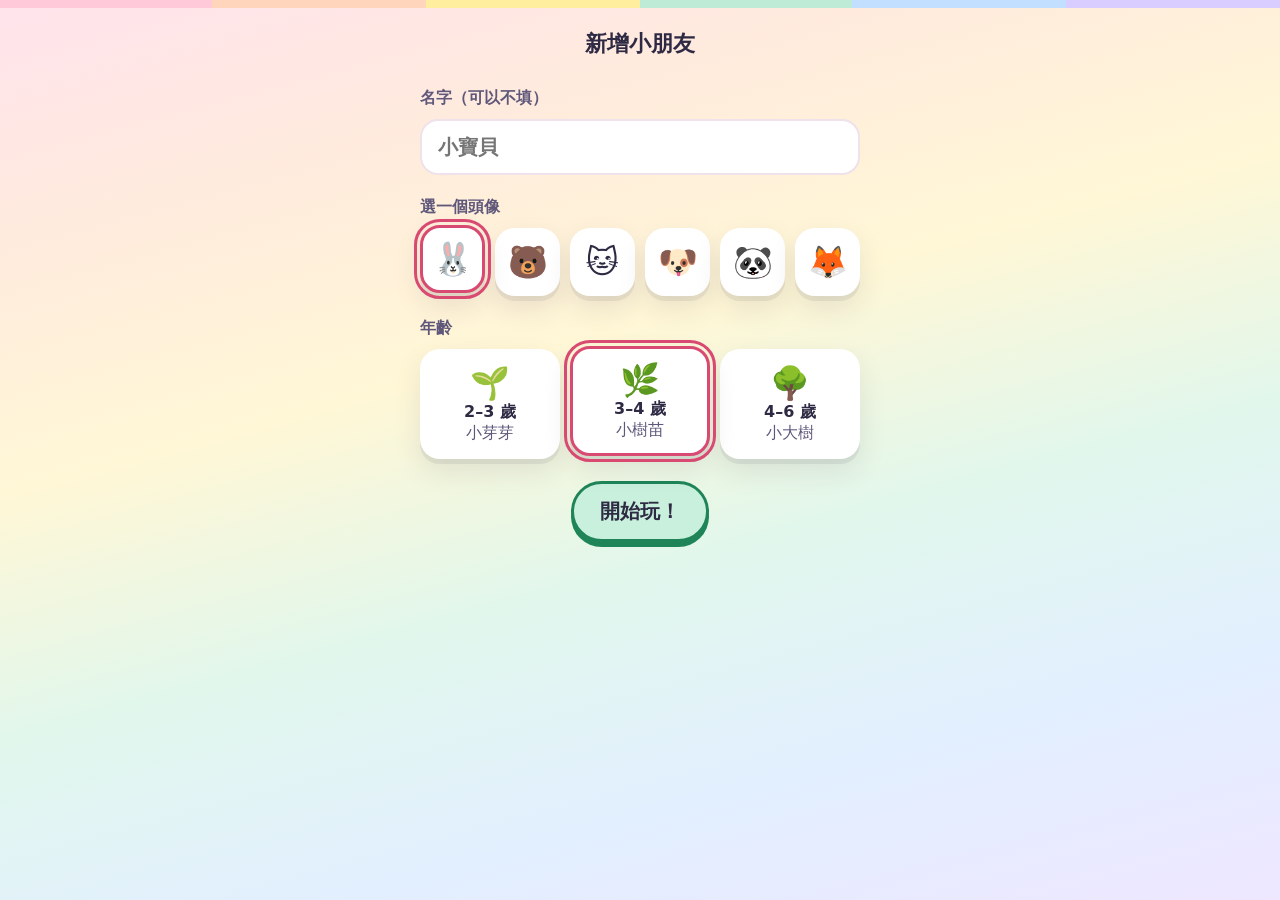
<file: source/app.src.html>
<!doctype html>
<html lang="zh-Hant-TW">
<head>
<meta charset="utf-8">
<meta name="viewport" content="width=device-width,initial-scale=1,viewport-fit=cover">
<meta name="theme-color" content="#FFE3EC">
<meta name="apple-mobile-web-app-capable" content="yes">
<meta name="mobile-web-app-capable" content="yes">
<meta name="apple-mobile-web-app-title" content="豆豆遊樂園">
<meta name="description" content="給 2–6 歲小朋友與家長的親子互動遊戲，免安裝、免帳號、無廣告。">
<title>豆豆遊樂園</title>
<link rel="manifest" href="manifest.webmanifest">
<link rel="icon" href="icon.svg" type="image/svg+xml">
<style>
:root{
  --bg:#FFF8F4;--card:#FFFFFF;--ink:#2F2A44;--soft:#5F587A;--line:#EFE2EA;--btn-ink:#2F2A44;
  --cog:#D94A73;--lang:#C25A1C;--emo:#946C00;--move:#1F8559;--soc:#2F6CC4;--art:#7350CC;
  --cog-s:#FFD0DE;--lang-s:#FFDCC4;--emo-s:#FFF0AE;--move-s:#C8F0DC;--soc-s:#CDE6FF;--art-s:#E2D6FF;
  --r1:var(--cog);--r2:var(--lang);--r3:var(--emo);--r4:var(--move);--r5:var(--soc);--r6:var(--art);
  --m1:#FFC9D9;--m2:#FFD6BC;--m3:#FFEE9E;--m4:#BDEBD5;--m5:#C2DFFF;--m6:#D9CCFF;
  --bg-grad:linear-gradient(165deg,#FFE3EC 0%,#FFEBDD 20%,#FFF7D6 40%,#E1F7EC 60%,#E2EFFF 80%,#EEE7FF 100%);
  --sky1:#D3EAFF;--sky2:#FFEAF2;--grass:#BDEBD2;--grass2:#8ED6B1;--water1:#BCE3FF;--water2:#8FC6F0;--mat:#FFE3EC;
  --shadow:0 5px 0 rgba(47,42,68,.08),0 12px 28px rgba(47,42,68,.10);
  --dc:var(--cog);--dcs:var(--cog-s);
}
@media (prefers-color-scheme:dark){
  :root:not([data-theme="light"]){--bg:#1E1B29;--card:#2A2638;--ink:#F6F2FF;--soft:#B7B0CF;--line:#3D3753;--sky1:#36406B;--sky2:#4A3A5C;--grass:#3B7A5C;--grass2:#2D6249;--water1:#2F6A9C;--water2:#214E78;--mat:#4A3550;--shadow:0 5px 0 rgba(0,0,0,.28),0 12px 28px rgba(0,0,0,.32);--cog:#FF9DB8;--lang:#FFB98A;--emo:#FFE07A;--move:#8FE3BC;--soc:#9CCBFF;--art:#C7B2FF;--bg-grad:linear-gradient(165deg,#2C2031 0%,#2C2523 20%,#2A2921 40%,#1F2B26 60%,#1F2535 80%,#27213B 100%);}
}
:root[data-theme="dark"]{--bg:#1E1B29;--card:#2A2638;--ink:#F6F2FF;--soft:#B7B0CF;--line:#3D3753;--sky1:#36406B;--sky2:#4A3A5C;--grass:#3B7A5C;--grass2:#2D6249;--water1:#2F6A9C;--water2:#214E78;--mat:#4A3550;--shadow:0 5px 0 rgba(0,0,0,.28),0 12px 28px rgba(0,0,0,.32);--cog:#FF9DB8;--lang:#FFB98A;--emo:#FFE07A;--move:#8FE3BC;--soc:#9CCBFF;--art:#C7B2FF;--bg-grad:linear-gradient(165deg,#2C2031 0%,#2C2523 20%,#2A2921 40%,#1F2B26 60%,#1F2535 80%,#27213B 100%);}

*{box-sizing:border-box;-webkit-tap-highlight-color:transparent}
html,body{margin:0;height:100%}
body{background:var(--bg);background-image:var(--bg-grad);background-attachment:fixed;color:var(--ink);font-family:"PingFang TC","Microsoft JhengHei","Noto Sans TC","Heiti TC",system-ui,sans-serif;font-weight:600;overscroll-behavior:none;touch-action:manipulation;-webkit-user-select:none;user-select:none;overflow:hidden}
button{font:inherit;color:inherit;border:0;background:none;cursor:pointer;touch-action:manipulation;padding:0}
input,textarea{font:inherit;color:var(--ink);-webkit-user-select:text;user-select:text}
h1,h2,h3,p{margin:0}

.screen{position:fixed;inset:0;display:none;flex-direction:column;overflow-y:auto;
  padding:max(14px,env(safe-area-inset-top)) max(16px,env(safe-area-inset-right)) max(16px,env(safe-area-inset-bottom)) max(16px,env(safe-area-inset-left))}
.screen.on{display:flex;animation:fadeIn .35s ease}
.wrap{width:100%;max-width:760px;margin:0 auto;flex:1;display:flex;flex-direction:column;gap:14px;position:relative}
.top{display:flex;align-items:center;gap:12px;min-height:60px}
.top h2{flex:1;font-size:22px;text-align:center}
.round{width:56px;height:56px;border-radius:50%;background:var(--card);box-shadow:var(--shadow);font-size:24px;display:grid;place-items:center;flex:none;transition:transform .15s}
.round:active,.tile:active,.opt:active,.btn:active,.who-btn:active,.tool:active,.tapme:active{transform:scale(.93)}
.pill{background:var(--card);border-radius:999px;padding:10px 16px;box-shadow:var(--shadow);font-size:18px;display:flex;align-items:center;gap:6px}
.spacer{flex:1}
.btn{background:var(--dcs);color:var(--btn-ink);border:3px solid var(--dc);border-radius:999px;padding:14px 26px;font-size:20px;font-weight:800;box-shadow:0 5px 0 var(--dc);transition:transform .15s}
.btn.ghost{background:var(--card);color:var(--ink);border-color:var(--soft);box-shadow:0 5px 0 var(--line)}
.btn.small{padding:10px 18px;font-size:16px}
.center{display:flex;flex-direction:column;align-items:center;justify-content:center;gap:16px;text-align:center}
.muted{color:var(--soft);font-size:15px;font-weight:500;line-height:1.6}

/* ---------- 豆豆 ---------- */
.mascot{display:block;overflow:visible}
.mascot *,.dd-svg *{transform-box:view-box}
.eyes{transform-origin:60px 66px;animation:blink 4.2s infinite}
.leaf{transform-origin:60px 24px;animation:sway 2.8s ease-in-out infinite}
.mascot .m-body{transform-origin:60px 110px;animation:breathe 3s ease-in-out infinite}
.mouth{transform-origin:60px 86px}
.talking .mouth{animation:talk .14s ease-in-out infinite alternate}
.m-happy .m-body{animation:hop .9s ease-in-out infinite}
.m-sad .m-body{animation:droop 2.6s ease-in-out infinite}
.m-angry .m-body{animation:shake .3s linear infinite}
.m-scared .m-body{animation:tremble .12s linear infinite}
.m-surprised .m-body{animation:popUp 1.4s ease-in-out infinite}
.fx-spark{transform-origin:center;animation:twinkle 1.2s ease-in-out infinite}
.fx-spark:nth-of-type(2){animation-delay:.6s}
.fx-tear{animation:tear 1.5s ease-in infinite}
.fx-tear.b{animation-delay:.75s}
.fx-steam{animation:steam 1.2s ease-out infinite}
.fx-steam.b{animation-delay:.6s}
.fx-vein{transform-origin:98px 30px;animation:pulse .6s ease-in-out infinite}
.fx-excl{transform-origin:100px 30px;animation:popUp 1.4s ease-in-out infinite}
.fx-q{transform-origin:98px 30px;animation:wiggle 1.2s ease-in-out infinite}
.fx-lines{animation:fadePulse 1s ease-in-out infinite}

.say{position:absolute;right:0;top:66px;z-index:8;max-width:min(78vw,380px);background:var(--card);color:var(--ink);border-radius:20px;padding:10px 16px;box-shadow:var(--shadow);font-size:19px;line-height:1.4;display:none;pointer-events:none}
.say::before{content:"";position:absolute;right:20px;top:-8px;border:9px solid transparent;border-top:0;border-bottom-color:var(--card)}
.say.on{display:block;animation:popIn .3s cubic-bezier(.3,1.5,.5,1)}
.bubble-say{background:var(--card);border-radius:22px;padding:12px 18px;box-shadow:var(--shadow);font-size:20px;position:relative;max-width:90%;text-align:center}
.bubble-say::after{content:"";position:absolute;left:50%;bottom:-9px;margin-left:-9px;border:9px solid transparent;border-bottom:0;border-top-color:var(--card)}

/* ---------- 誰來玩 / 新增 ---------- */
.who-list{display:flex;flex-wrap:wrap;justify-content:center;gap:16px}
.who-btn{width:140px;padding:18px 10px;border-radius:28px;background:var(--card);box-shadow:var(--shadow);display:flex;flex-direction:column;align-items:center;gap:6px;transition:transform .15s;animation:popIn .45s cubic-bezier(.3,1.5,.5,1) backwards}
.who-btn .av{font-size:56px;line-height:1}
.who-btn small{color:var(--soft);font-weight:500}
.field{width:100%;max-width:440px;display:flex;flex-direction:column;gap:10px;text-align:left}
.field label{font-size:16px;color:var(--soft)}
.text{width:100%;border:2px solid var(--line);background:var(--card);border-radius:18px;padding:14px 16px;font-size:20px;outline:none}
.text:focus{border-color:var(--cog)}
.choices{display:flex;gap:10px;flex-wrap:wrap}
.choice{flex:1;min-width:60px;padding:12px 6px;border-radius:20px;background:var(--card);box-shadow:var(--shadow);text-align:center;font-size:16px;border:3px solid transparent;transition:transform .15s}
.choice .big{font-size:32px;display:block}
.choice.sel{border-color:var(--cog);transform:translateY(-3px)}
.choice small{display:block;color:var(--soft);font-weight:500;font-size:13px}

/* ---------- 首頁 ---------- */
.hero{display:flex;flex-direction:column;align-items:center;gap:4px}
.tiles{display:grid;grid-template-columns:repeat(3,1fr);gap:16px}
@media (max-width:560px){.tiles{grid-template-columns:repeat(2,1fr);gap:14px}}
.tile{--c:var(--cog);background:var(--card);border-radius:28px;padding:18px 8px 16px;box-shadow:var(--shadow);display:flex;flex-direction:column;align-items:center;gap:10px;position:relative;overflow:hidden;transition:transform .15s;animation:popIn .5s cubic-bezier(.3,1.5,.5,1) backwards}
.tile::before{content:"";position:absolute;left:-20%;right:-20%;bottom:-45%;height:75%;background:var(--c);opacity:.13;border-radius:50%}
.tile .ico{font-size:46px;width:84px;height:84px;border-radius:26px;display:grid;place-items:center;background:var(--line);background:color-mix(in srgb,var(--c) 20%,transparent);position:relative}
.tile:hover .ico{animation:wiggle .6s ease}
.tile span{font-size:17px;position:relative}
.tile small{font-size:12px;color:var(--soft);font-weight:500;position:relative;margin-top:-6px}

/* ---------- 遊戲共用 ---------- */
#g-mascot{width:56px;height:56px;flex:none}
.tip{display:flex;gap:10px;align-items:flex-start;background:var(--card);border-radius:18px;padding:12px 14px;box-shadow:var(--shadow);font-size:15px;font-weight:500;line-height:1.5;border-left:6px solid var(--dc)}
.tip b{color:var(--dc);white-space:nowrap}
.tip button{margin-left:auto;font-size:18px;color:var(--soft);padding:0 4px}
#stage.busy *{pointer-events:none!important}
#stage{flex:1;display:flex;flex-direction:column;gap:16px;min-height:0;justify-content:center}
.dots{display:flex;justify-content:center;gap:10px;padding:2px 0}
.dots i{width:14px;height:14px;border-radius:50%;background:var(--line);transition:background .3s,transform .3s}
.dots i.on{background:var(--dc);transform:scale(1.25)}
.scene{position:relative;width:100%;min-height:280px;border-radius:36px;box-shadow:var(--shadow);overflow:hidden;background:var(--card)}
.sky{background:linear-gradient(180deg,var(--sky1),var(--sky2))}
.meadow{background:linear-gradient(180deg,var(--sky1),var(--sky2) 75%)}
.pond{background:linear-gradient(180deg,var(--sky1) 0 22%,var(--water1) 22%,var(--water2))}
.picnic{background:linear-gradient(180deg,var(--sky1) 0 30%,var(--grass) 30%)}
.again{position:absolute;right:14px;top:12px;width:44px;height:44px;border-radius:50%;background:var(--card);box-shadow:var(--shadow);display:grid;place-items:center;font-size:20px;z-index:6}
.q-opts{display:flex;flex-wrap:wrap;justify-content:center;gap:14px;min-height:20px}
.opt{min-width:118px;min-height:118px;padding:10px 12px;border-radius:30px;background:var(--card);box-shadow:var(--shadow);display:flex;flex-direction:column;align-items:center;justify-content:center;gap:2px;animation:popIn .45s cubic-bezier(.3,1.5,.5,1) backwards;transition:transform .15s,opacity .3s,box-shadow .2s;position:relative;z-index:2}
.opt.dim{opacity:.3;pointer-events:none}
.opt.right{box-shadow:0 0 0 6px var(--dc),var(--shadow);z-index:4}
.opt small{font-size:17px;line-height:1.3;text-align:center}
.emo{font-size:62px;line-height:1.05}
.num{font-size:64px;color:var(--dc);line-height:1}
.cloud{position:absolute;width:90px;height:30px;background:rgba(255,255,255,.85);border-radius:30px;animation:drift 18s linear infinite}
.cloud::before,.cloud::after{content:"";position:absolute;background:inherit;border-radius:50%}
.cloud::before{width:42px;height:42px;left:14px;top:-20px}
.cloud::after{width:30px;height:30px;left:46px;top:-12px}
.sun{position:absolute;left:20px;top:16px;width:46px;height:46px;border-radius:50%;background:#FFD45C;box-shadow:0 0 0 10px rgba(255,212,92,.25);animation:pulse 3s ease-in-out infinite}
.hill{position:absolute;left:-10%;right:-10%;bottom:-70px;height:130px;border-radius:50%;background:var(--grass)}
.bignum{position:absolute;left:50%;top:50%;font-size:120px;font-weight:900;color:var(--dc);transform:translate(-50%,-50%);pointer-events:none;z-index:9;text-shadow:0 6px 0 rgba(0,0,0,.12)}
.sign{position:absolute;left:50%;top:14px;transform:translateX(-50%);z-index:5;background:var(--card);border-radius:20px;padding:6px 18px;box-shadow:var(--shadow);display:flex;align-items:center;gap:10px;font-size:20px}
.hint{animation:hintPulse 1.2s ease-in-out infinite!important}
.ghost{transition:none}

/* 顏色好朋友 */
.buddy{display:block;overflow:visible}
.buddy .b-in{transform-origin:50px 95px;animation:bob 1.6s ease-in-out infinite}
.buddy .eyes{transform-origin:50px 52px}
.bud{position:absolute;transition:transform .2s;z-index:3}
.bud.found{pointer-events:none}
.splash{width:44px;height:44px;border-radius:50% 46% 52% 48%;box-shadow:inset 0 -6px 0 rgba(0,0,0,.12)}
.basket{position:absolute;left:50%;bottom:8px;transform:translateX(-50%);font-size:60px;z-index:2}

/* 數一數 */
.count-box{position:absolute;inset:56px 14px 14px;display:flex;flex-wrap:wrap;align-content:center;justify-content:center;gap:10px}
.cnt{position:relative;line-height:1;transition:transform .15s;animation:popIn .4s cubic-bezier(.3,1.5,.5,1) backwards}
.cnt b{position:absolute;right:-6px;top:-8px;min-width:32px;height:32px;border-radius:16px;background:var(--dc);color:#fff;font-size:18px;display:grid;place-items:center;animation:popIn .3s cubic-bezier(.3,1.6,.5,1);box-shadow:0 3px 0 rgba(0,0,0,.15)}
.cnt.done{filter:saturate(1.2)}

/* 小火車 */
.track{position:absolute;left:0;right:0;bottom:58px;height:6px;background:repeating-linear-gradient(90deg,#B98A5E 0 18px,transparent 18px 28px);opacity:.6}
.train{position:absolute;left:10px;right:10px;bottom:64px;display:flex;align-items:flex-end;justify-content:center;gap:6px}
.car{width:var(--cw,60px);height:calc(var(--cw,60px)*.9);border-radius:14px 14px 10px 10px;background:var(--cc,#FFB4C6);position:relative;display:grid;place-items:center;font-size:calc(var(--cw,60px)*.7);box-shadow:inset 0 -6px 0 rgba(0,0,0,.12)}
.car{z-index:0;padding-bottom:6px}
.car::before,.car::after{content:"";position:absolute;z-index:-1;bottom:calc(var(--cw,60px)*-.16);width:calc(var(--cw,60px)*.24);height:calc(var(--cw,60px)*.24);border-radius:50%;background:#4A4160;border:3px solid #8D84A6}
.car::before{left:8%}.car::after{right:8%}
.car.engine{width:calc(var(--cw,60px)*1.1);background:#FF7A59;border-radius:14px 30px 10px 10px}
.car.engine i{position:absolute;left:10px;top:-22px;width:16px;height:24px;background:#4A4160;border-radius:4px 4px 0 0}
.smoke{position:absolute;left:6px;top:-40px;width:22px;height:22px;border-radius:50%;background:rgba(255,255,255,.85);animation:smoke 1.4s ease-out infinite}
.car.slot{background:transparent;border:4px dashed var(--dc);box-shadow:none;color:var(--dc);font-size:calc(var(--cw,60px)*.45);animation:pulse 1.4s infinite}
.car.slot::before,.car.slot::after{background:transparent;border-color:var(--dc)}

/* 草叢 */
.hide-spot{position:absolute;left:50%;bottom:16px;width:220px;height:170px;transform:translateX(-50%)}
.hide-spot .animal{position:absolute;left:50%;bottom:52px;font-size:92px;line-height:1;transform:translate(-50%,16px);animation:peekIdle 2.4s ease-in-out infinite;transition:filter .4s,opacity .4s,transform .5s;filter:brightness(0);opacity:.7}
.hide-spot.calling .animal{animation:none;transform:translate(-50%,-14px)}
.hide-spot.reveal .animal{filter:none;opacity:1;animation:reveal .9s cubic-bezier(.3,1.5,.5,1) forwards}
.bush{position:absolute;left:0;right:0;bottom:0;z-index:2;transform-origin:110px 150px}
.calling .bush{animation:rustle .5s ease-in-out infinite}
.note{position:absolute;font-size:28px;color:var(--lang);z-index:3;opacity:0;pointer-events:none}
.calling .note{animation:noteUp 1.6s ease-out infinite}

/* 翻翻牌 */
.cards{display:grid;gap:12px;justify-content:center;padding:8px}
.flip{width:clamp(84px,24vw,128px);aspect-ratio:3/4;perspective:600px}
.flip .in{position:relative;width:100%;height:100%;transition:transform .45s cubic-bezier(.3,1.3,.5,1);transform-style:preserve-3d}
.flip.open .in,.flip.matched .in{transform:rotateY(180deg)}
.flip .face{position:absolute;inset:0;border-radius:20px;display:grid;place-items:center;backface-visibility:hidden;-webkit-backface-visibility:hidden;box-shadow:var(--shadow)}
.flip .back{background:var(--lang);background-image:radial-gradient(circle at 30% 30%,rgba(255,255,255,.25) 0 12%,transparent 13%),radial-gradient(circle at 70% 70%,rgba(255,255,255,.18) 0 16%,transparent 17%)}
.flip .front{background:var(--card);transform:rotateY(180deg);font-size:clamp(44px,12vw,64px)}
.flip.matched .front{box-shadow:0 0 0 5px var(--move),var(--shadow)}

/* 注音釣魚 */
.fish{position:absolute;left:0;width:118px;height:84px;animation:swim linear infinite;z-index:3}
.fish svg{position:absolute;inset:0;width:100%;height:100%}
.fish .pic{position:absolute;left:22px;top:12px;font-size:34px;line-height:1}
.fish small{position:absolute;left:0;right:22px;bottom:-4px;text-align:center;font-size:15px;color:#fff;text-shadow:0 2px 0 rgba(0,0,0,.35)}
.fish.caught{animation:none!important;transition:transform .7s cubic-bezier(.3,1.4,.5,1),opacity .7s}
.wave{position:absolute;left:0;right:0;height:16px;top:22%;background:radial-gradient(circle at 10px -4px,transparent 12px,rgba(255,255,255,.5) 13px 15px,transparent 16px) 0 0/24px 16px repeat-x;animation:waveMove 3s linear infinite}
.bucket{position:absolute;right:12px;top:6px;font-size:44px;z-index:5}

/* 動一動 */
.move{display:flex;flex-direction:column;align-items:center;justify-content:center;gap:10px;text-align:center}
.mv-stage{position:relative;width:min(290px,76vw);aspect-ratio:1;display:grid;place-items:center}
.mv-stage svg.ring{position:absolute;inset:0;transform:rotate(-90deg)}
.ring circle{fill:none;stroke-width:10;stroke-linecap:round}
.ring .bg{stroke:var(--line)}
.ring .fg{stroke:var(--dc);transition:stroke-dashoffset 1s linear}
.mv-who{position:relative;width:72%;display:grid;place-items:center}
.dd-svg{width:100%;height:auto;overflow:visible;display:block}
.cue{position:absolute;right:-6px;top:4px;font-size:44px;background:var(--card);border-radius:50%;width:68px;height:68px;display:grid;place-items:center;box-shadow:var(--shadow);animation:bob 1.6s ease-in-out infinite}
.mv-t{font-size:28px}
.pulse{animation:pulse 1s ease-in-out infinite}
.frozen *{animation-play-state:paused!important}
.stop{position:absolute;left:50%;top:40%;transform:translate(-50%,-50%);z-index:9;background:#FF5C5C;color:#fff;font-size:44px;font-weight:900;border-radius:28px;padding:12px 28px;box-shadow:0 8px 0 rgba(0,0,0,.15)}
.dice{width:120px;height:120px;border-radius:28px;background:var(--card);box-shadow:var(--shadow),inset 0 -8px 0 rgba(0,0,0,.06);display:grid;grid-template-columns:repeat(3,1fr);grid-template-rows:repeat(3,1fr);padding:18px;gap:4px}
.dice i{border-radius:50%;background:var(--ink);opacity:0;margin:3px}
.dice i.on{opacity:1}
.dice.rolling{animation:roll .5s linear infinite}
.counter{font-size:64px;font-weight:900;color:var(--dc);line-height:1}
.act-card{white-space:nowrap;font-size:24px;background:var(--card);border-radius:18px;padding:8px 18px;box-shadow:var(--shadow)}

/* 豆豆全身動作 */
.dd{transform-origin:100px 228px}
.dd .torso{transform-origin:100px 170px}
.armL{transform-origin:46.5px 122px;transform:rotate(15deg)}
.armR{transform-origin:153.5px 122px;transform:rotate(-15deg)}
.legL{transform-origin:83px 172px}
.legR{transform-origin:117px 172px}
.shadow{transform-origin:100px 238px}
.act-idle .dd{animation:breathe 2.6s ease-in-out infinite}
.act-clap .armL{animation:clapL .5s ease-in-out infinite alternate}
.act-clap .armR{animation:clapR .5s ease-in-out infinite alternate}
.act-clap .dd{animation:bobS .5s ease-in-out infinite alternate}
.act-jump .dd{animation:ddJump .9s cubic-bezier(.3,0,.5,1) infinite}
.act-jump .shadow{animation:shJump .9s cubic-bezier(.3,0,.5,1) infinite}
.act-jump .armL{animation:armUpL .9s ease-in-out infinite}
.act-jump .armR{animation:armUpR .9s ease-in-out infinite}
.act-head .armL{transform:rotate(-150deg)}
.act-head .armR{transform:rotate(150deg)}
.act-head .dd{animation:bobS .6s ease-in-out infinite alternate}
.act-spin .dd{animation:ddSpin 2.4s ease-in-out infinite}
.act-spin .armL{transform:rotate(60deg)}
.act-spin .armR{transform:rotate(-60deg)}
.act-stomp .legL{animation:stomp .6s ease-in-out infinite}
.act-stomp .legR{animation:stomp .6s ease-in-out infinite .3s}
.act-stomp .dd{animation:tilt .6s ease-in-out infinite alternate}
.act-bunny .armL{transform:rotate(-168deg)}
.act-bunny .armR{transform:rotate(168deg)}
.act-bunny .dd{animation:ddJump .7s cubic-bezier(.3,0,.5,1) infinite}
.act-bunny .shadow{animation:shJump .7s cubic-bezier(.3,0,.5,1) infinite}
.act-elephant .dd{animation:walk 1.8s ease-in-out infinite}
.act-elephant .armR{animation:trunk 1.8s ease-in-out infinite}
.act-elephant .legL{animation:stomp 1.8s ease-in-out infinite}
.act-elephant .legR{animation:stomp 1.8s ease-in-out infinite .9s}
.act-bird .armL{animation:flapL .35s ease-in-out infinite alternate}
.act-bird .armR{animation:flapR .35s ease-in-out infinite alternate}
.act-bird .dd{animation:hover 1.2s ease-in-out infinite}
.act-frog .dd{animation:frog 1.1s ease-in-out infinite}
.act-frog .legL{animation:frogLegL 1.1s ease-in-out infinite}
.act-frog .legR{animation:frogLegR 1.1s ease-in-out infinite}
.act-frog .armL{animation:frogArmL 1.1s ease-in-out infinite}
.act-frog .armR{animation:frogArmR 1.1s ease-in-out infinite}
.act-frog .shadow{animation:shFrog 1.1s ease-in-out infinite}
.act-crab .dd{animation:crab 1.4s ease-in-out infinite}
.act-crab .armL{animation:clawL .35s ease-in-out infinite alternate}
.act-crab .armR{animation:clawR .35s ease-in-out infinite alternate}
.act-crab .legL{transform:rotate(18deg)}
.act-crab .legR{transform:rotate(-18deg)}
.act-oneleg .legR{transform:rotate(-70deg)}
.act-oneleg .armL{transform:rotate(90deg)}
.act-oneleg .armR{transform:rotate(-90deg)}
.act-oneleg .dd{animation:wobble 1.6s ease-in-out infinite}
.act-toe .torso{animation:bend 1.6s ease-in-out infinite}
.act-toe .armL{animation:toeL 1.6s ease-in-out infinite}
.act-toe .armR{animation:toeR 1.6s ease-in-out infinite}
.act-jacks .armL{animation:jackArmL .7s ease-in-out infinite alternate}
.act-jacks .armR{animation:jackArmR .7s ease-in-out infinite alternate}
.act-jacks .legL{animation:jackLegL .7s ease-in-out infinite alternate}
.act-jacks .legR{animation:jackLegR .7s ease-in-out infinite alternate}
.act-jacks .dd{animation:bobS .35s ease-in-out infinite alternate}
.act-plane .armL{transform:rotate(90deg)}
.act-plane .armR{transform:rotate(-90deg)}
.act-plane .dd{animation:plane 2s ease-in-out infinite}
.act-cheer .armL{animation:armUpL .6s ease-in-out infinite}
.act-cheer .armR{animation:armUpR .6s ease-in-out infinite}
.act-cheer .dd{animation:ddJump .6s cubic-bezier(.3,0,.5,1) infinite}
.act-shiver .dd{animation:tremble .12s linear infinite}
.act-shiver .armL{transform:rotate(-60deg)}
.act-shiver .armR{transform:rotate(60deg)}
.act-sulk .dd{animation:droop 2.6s ease-in-out infinite}
.act-sulk .armL{transform:rotate(5deg)}
.act-sulk .armR{transform:rotate(-5deg)}
.act-stompmad .legL{animation:stomp .4s ease-in-out infinite}
.act-stompmad .legR{animation:stomp .4s ease-in-out infinite .2s}
.act-stompmad .armL{transform:rotate(-40deg)}
.act-stompmad .armR{transform:rotate(40deg)}
.act-stompmad .dd{animation:shake .3s linear infinite}

/* 情緒場景 */
.body-slot{position:absolute;left:50%;bottom:8px;width:min(180px,44vw);transform:translateX(-50%);z-index:3}
.prop{position:absolute;font-size:56px;line-height:1;z-index:4}
.tapme{position:absolute;z-index:6;transition:transform .2s}
.rain i{position:absolute;width:4px;height:14px;border-radius:2px;background:#6FB4FF;animation:rain .8s linear infinite}
.night{position:absolute;inset:0;background:radial-gradient(circle at 80% 70%,rgba(20,16,40,.55),rgba(10,8,30,.9));z-index:5;transition:opacity 1s;pointer-events:none}
.night i{position:absolute;color:#FFE9A8;font-size:14px;animation:twinkle 2s ease-in-out infinite}
.lamp-glow{position:absolute;inset:0;background:radial-gradient(circle at 82% 62%,rgba(255,230,140,.6),transparent 55%);opacity:0;transition:opacity 1s;z-index:4;pointer-events:none}
.flash{position:absolute;inset:0;background:#fff;opacity:0;z-index:7;pointer-events:none}
.story{position:absolute;left:12px;right:12px;top:12px;z-index:6;text-align:center;font-size:20px;background:var(--card);border-radius:18px;padding:8px 12px;box-shadow:var(--shadow)}
.cope small{font-size:16px}

/* 分享點心 */
.friends{position:absolute;left:0;right:0;top:16px;display:flex;justify-content:space-around;padding:0 8px;z-index:3}
.friend{display:flex;flex-direction:column;align-items:center;gap:4px;transition:transform .2s}
.friend .av{width:84px;height:84px;border-radius:50%;background:var(--card);box-shadow:var(--shadow);display:grid;place-items:center;font-size:52px;position:relative}
.friend .feel{position:absolute;right:-8px;top:-8px;font-size:28px}
.plate{min-width:96px;min-height:48px;border-radius:50%;background:rgba(255,255,255,.9);box-shadow:0 4px 0 rgba(0,0,0,.08);display:flex;flex-wrap:wrap;justify-content:center;align-items:center;padding:4px 8px;font-size:24px;line-height:1}
.friend b{font-size:20px;color:var(--dc)}
.snack-basket{position:absolute;left:50%;bottom:14px;transform:translateX(-50%);display:flex;flex-direction:column;align-items:center;z-index:3}
.snack-basket .fruits{display:flex;gap:2px;font-size:32px;min-height:36px}
.snack-basket .bk{font-size:56px;line-height:1;margin-top:-10px}

/* 戳泡泡 */
.bub{flex:1;display:flex;flex-direction:column;gap:12px;min-height:0}
.turn{align-self:center;display:flex;align-items:center;gap:10px;font-size:22px;background:var(--card);border-radius:999px;padding:10px 22px;box-shadow:var(--shadow)}
.turn .av{font-size:36px}
.bub-area{flex:1;position:relative;overflow:hidden;border-radius:32px;background:var(--card);box-shadow:var(--shadow);min-height:300px}
.bubble{position:absolute;bottom:-120px;border-radius:50%;animation:floatUp linear forwards;
  background:radial-gradient(circle at 32% 30%,rgba(255,255,255,.95) 0 10%,rgba(255,255,255,.25) 11% 38%,transparent 60%),var(--bc);opacity:.88;box-shadow:inset 0 -8px 16px rgba(0,0,0,.08)}
.bar{height:16px;border-radius:999px;background:var(--line);overflow:hidden;flex:none}
.bar i{display:block;height:100%;width:0;background:var(--dc);border-radius:999px;transition:width .4s cubic-bezier(.3,1.4,.5,1)}

/* 畫畫 */
.art{flex:1;display:flex;flex-direction:column;gap:10px;min-height:0}
.canvas-box{flex:1;min-height:260px;border-radius:28px;overflow:hidden;box-shadow:var(--shadow);background:#fff;position:relative}
.canvas-box canvas{position:absolute;inset:0;width:100%;height:100%;touch-action:none}
.guide{position:absolute;inset:0;width:100%;height:100%;pointer-events:none}
.guide path,.guide circle,.guide ellipse,.guide line,.guide rect{fill:none;stroke:#C9C2DA;stroke-width:4;stroke-dasharray:2 10;stroke-linecap:round;stroke-linejoin:round}
.demo{position:absolute;left:10px;top:10px;width:120px;height:90px;border-radius:16px;background:#FFF7EC;box-shadow:0 4px 12px rgba(0,0,0,.12);pointer-events:none;z-index:2;transition:all .6s ease}
.demo.big{left:0;top:0;width:100%;height:100%;border-radius:0;background:transparent;box-shadow:none}
.demo .pen{fill:#FF7A45;stroke:#fff;stroke-width:3}
.demo path,.demo circle,.demo ellipse,.demo line,.demo rect{fill:none;stroke:var(--art);stroke-width:6;stroke-linecap:round;stroke-linejoin:round}
.tmpl-row{display:flex;gap:10px;overflow-x:auto;padding:4px 2px 8px;justify-content:center;flex-wrap:wrap}
.tmpl{width:72px;height:56px;border-radius:14px;background:var(--card);box-shadow:var(--shadow);display:grid;place-items:center;font-size:13px;flex:none}
.tmpl svg{width:56px;height:42px}
.tmpl svg *{fill:none;stroke:var(--ink);stroke-width:7;stroke-linecap:round;stroke-linejoin:round}
.tools{display:flex;flex-wrap:wrap;gap:10px;justify-content:center;align-items:center}
.sw{width:44px;height:44px;border-radius:50%;border:4px solid var(--card);box-shadow:var(--shadow);transition:transform .15s}
.tool{min-width:48px;height:48px;padding:0 8px;border-radius:16px;background:var(--card);box-shadow:var(--shadow);font-size:24px;display:grid;place-items:center;transition:transform .15s}
.sz i{display:block;border-radius:50%;background:var(--ink)}
.sel{outline:3px solid var(--dc);outline-offset:3px;transform:scale(1.08)}
.sep{width:2px;height:30px;background:var(--line);border-radius:2px}

/* 錄音、錄影、回顧 */
.round.mini{width:44px;height:44px;font-size:20px}
.round.rec-on{background:#FF5C5C;animation:pulse 1.2s infinite}
.cap-ind{position:fixed;left:50%;top:max(8px,env(safe-area-inset-top));transform:translateX(-50%);z-index:60;background:#E5484D;color:#fff;border-radius:999px;padding:6px 14px;font-size:14px;display:flex;align-items:center;gap:8px;pointer-events:none}
.cap-ind[hidden],.cap-prev[hidden]{display:none}
.cap-ind i{width:10px;height:10px;border-radius:50%;background:#fff;animation:fadePulse 1s infinite}
.cap-prev{position:fixed;right:12px;bottom:max(12px,env(safe-area-inset-bottom));width:112px;height:84px;object-fit:cover;border-radius:16px;z-index:60;box-shadow:var(--shadow);transform:scaleX(-1);background:#000;pointer-events:none}
.rec-btn{width:96px;height:96px;border-radius:50%;background:#FF5C5C;color:#fff;font-size:42px;box-shadow:0 6px 0 rgba(0,0,0,.15)}
.rec-btn.on{background:#E5484D;animation:pulse 1s infinite}
.rec-line{font-size:22px;line-height:1.5}
.lines{max-height:360px;overflow:auto;display:flex;flex-direction:column;gap:8px}
.line{display:flex;align-items:center;gap:8px;background:var(--bg);border-radius:14px;padding:8px 10px}
.line p{flex:1;font-size:15px;font-weight:500;line-height:1.4}
.line .tool{min-width:40px;height:40px;font-size:18px}
.rv{background:var(--bg);border-radius:16px;padding:10px 12px}
.rv summary{display:flex;gap:8px;align-items:center;cursor:pointer;flex-wrap:wrap}
.rv summary small{color:var(--soft);font-weight:500;margin-left:auto}
.rv ol{margin:10px 0;padding-left:22px;font-size:14px;font-weight:500;line-height:1.8}
.rv li span{margin-left:8px;font-size:12px;padding:2px 8px;border-radius:999px;white-space:nowrap}
.rv .ok{background:#DDF6E8;color:#1F8A5B}.rv .try{background:#FFF1D6;color:#9A6212}
.rv video,.rv audio{width:100%;border-radius:12px;margin-bottom:8px;display:block}
.p-stack{display:flex;flex-direction:column;gap:10px}

/* 覆蓋層 */
.ov{position:fixed;inset:0;background:rgba(40,30,60,.38);-webkit-backdrop-filter:blur(6px);backdrop-filter:blur(6px);display:none;place-items:center;z-index:50;padding:16px}
.ov.on{display:grid;animation:fadeIn .25s ease}
.sheet{background:var(--card);border-radius:32px;padding:28px 22px;max-width:420px;width:100%;text-align:center;display:flex;flex-direction:column;align-items:center;gap:14px;animation:popIn .45s cubic-bezier(.3,1.5,.5,1)}
.sheet h2{font-size:26px}
.row{display:flex;gap:12px;flex-wrap:wrap;justify-content:center}
.count{font-size:44px;color:var(--move)}

/* 家長區 */
.p-card{background:var(--card);border-radius:24px;padding:18px;box-shadow:var(--shadow);display:flex;flex-direction:column;gap:12px}
.p-card h3{font-size:18px}
.p-row{display:flex;align-items:center;gap:12px;font-size:16px;font-weight:500}
.p-row label{flex:1}
.p-row output{min-width:70px;text-align:right;color:var(--cog);font-weight:700}
input[type=range]{flex:1.4;accent-color:var(--cog)}
input[type=checkbox]{width:26px;height:26px;accent-color:var(--cog)}
.stats{display:grid;grid-template-columns:repeat(3,1fr);gap:10px}
@media (max-width:480px){.stats{grid-template-columns:repeat(2,1fr)}}
.stat{border-radius:18px;padding:12px;background:var(--line);background:color-mix(in srgb,var(--c) 14%,transparent);display:flex;flex-direction:column;gap:2px;font-size:14px;font-weight:500}
.stat b{font-size:24px;color:var(--c)}
.gallery{display:grid;grid-template-columns:repeat(auto-fill,minmax(96px,1fr));gap:10px}
.gallery a{display:block;border-radius:14px;overflow:hidden;box-shadow:var(--shadow);aspect-ratio:4/3;background:#fff}
.gallery img{width:100%;height:100%;object-fit:cover;display:block}
textarea.text{min-height:90px;font-size:14px;resize:vertical}
.toast{position:fixed;left:50%;bottom:max(24px,env(safe-area-inset-bottom));transform:translateX(-50%);background:var(--ink);color:var(--bg);padding:12px 20px;border-radius:999px;font-size:16px;z-index:80;animation:popIn .3s ease;max-width:90vw;text-align:center}
.fx{position:fixed;pointer-events:none;z-index:90;font-size:22px;left:0;top:0}

@keyframes fadeIn{from{opacity:0}to{opacity:1}}
@keyframes popIn{from{opacity:0;transform:scale(.6)}to{opacity:1;transform:scale(1)}}
@keyframes blink{0%,90%,100%{transform:scaleY(1)}94%{transform:scaleY(.1)}}
@keyframes sway{0%,100%{transform:rotate(-8deg)}50%{transform:rotate(10deg)}}
@keyframes breathe{0%,100%{transform:scale(1,1)}50%{transform:scale(1.03,.97)}}
@keyframes talk{from{transform:scaleY(.45)}to{transform:scaleY(1.35)}}
@keyframes hop{0%,100%{transform:translateY(0) scale(1)}10%{transform:translateY(0) scale(1.08,.92)}45%{transform:translateY(-12px) scale(.97,1.04)}}
@keyframes droop{0%,100%{transform:translateY(0) rotate(0)}50%{transform:translateY(4px) rotate(-3deg)}}
@keyframes tear{0%{transform:translateY(0);opacity:0}15%{opacity:1}100%{transform:translateY(30px);opacity:0}}
@keyframes shake{0%,100%{transform:translateX(0)}25%{transform:translateX(-3px)}75%{transform:translateX(3px)}}
@keyframes tremble{0%,100%{transform:translate(0,0)}25%{transform:translate(-1.5px,1px)}50%{transform:translate(1.5px,-1px)}75%{transform:translate(-1px,-1px)}}
@keyframes steam{0%{transform:translateY(0) scale(.5);opacity:.9}100%{transform:translateY(-24px) scale(1.5);opacity:0}}
@keyframes popUp{0%,100%{transform:translateY(0) scale(1)}20%{transform:translateY(-10px) scale(1.06)}40%{transform:translateY(0) scale(1)}}
@keyframes twinkle{0%,100%{opacity:.3;transform:scale(.6)}50%{opacity:1;transform:scale(1.15)}}
@keyframes fadePulse{0%,100%{opacity:.25}50%{opacity:.9}}
@keyframes wiggle{0%,100%{transform:rotate(0)}25%{transform:rotate(-10deg)}75%{transform:rotate(10deg)}}
@keyframes bob{0%,100%{transform:translateY(0)}50%{transform:translateY(-8px)}}
@keyframes bobS{from{transform:translateY(0)}to{transform:translateY(-6px)}}
@keyframes pulse{0%,100%{transform:scale(1)}50%{transform:scale(1.08)}}
@keyframes hintPulse{0%,100%{transform:scale(1);filter:drop-shadow(0 0 0 rgba(255,200,0,0))}50%{transform:scale(1.12);filter:drop-shadow(0 0 12px rgba(255,200,0,.9))}}
@keyframes drift{from{transform:translateX(-120px)}to{transform:translateX(900px)}}
@keyframes reveal{0%{transform:translate(-50%,20px) scale(.8)}60%{transform:translate(-50%,-70px) scale(1.15)}100%{transform:translate(-50%,-56px) scale(1.05)}}
@keyframes peekIdle{0%,100%{transform:translate(-50%,22px)}50%{transform:translate(-50%,8px)}}
@keyframes rustle{0%,100%{transform:rotate(0)}25%{transform:rotate(-4deg)}75%{transform:rotate(4deg)}}
@keyframes noteUp{0%{transform:translate(0,0) rotate(-10deg);opacity:0}20%{opacity:1}100%{transform:translate(20px,-80px) rotate(15deg);opacity:0}}
@keyframes smoke{0%{transform:translate(0,0) scale(.5);opacity:.9}100%{transform:translate(-20px,-40px) scale(1.6);opacity:0}}
@keyframes swim{from{transform:translateX(var(--from))}to{transform:translateX(-140px)}}
@keyframes waveMove{from{background-position:0 0}to{background-position:-48px 0}}
@keyframes roll{0%{transform:rotate(0) scale(1)}50%{transform:rotate(180deg) scale(.9)}100%{transform:rotate(360deg) scale(1)}}
@keyframes rain{from{transform:translateY(-10px);opacity:0}20%{opacity:1}to{transform:translateY(120px);opacity:0}}
@keyframes floatUp{from{transform:translateY(0) translateX(0)}50%{transform:translateY(calc(var(--h) * -.5)) translateX(18px)}to{transform:translateY(calc(var(--h) * -1 - 140px)) translateX(-10px)}}
@keyframes clapL{from{transform:rotate(15deg)}to{transform:rotate(-72deg)}}
@keyframes clapR{from{transform:rotate(-15deg)}to{transform:rotate(72deg)}}
@keyframes ddJump{0%,100%{transform:translateY(0) scale(1,1)}12%{transform:translateY(0) scale(1.08,.9)}50%{transform:translateY(-52px) scale(.96,1.05)}88%{transform:translateY(0) scale(1.05,.94)}}
@keyframes shJump{0%,100%{transform:scale(1);opacity:1}50%{transform:scale(.55);opacity:.5}}
@keyframes armUpL{0%,100%{transform:rotate(25deg)}50%{transform:rotate(150deg)}}
@keyframes armUpR{0%,100%{transform:rotate(-25deg)}50%{transform:rotate(-150deg)}}
@keyframes ddSpin{0%{transform:scaleX(1)}20%{transform:scaleX(.4) translateY(-8px) rotate(-6deg)}30%{transform:scaleX(-.4) translateY(-8px) rotate(6deg)}50%{transform:scaleX(-1)}70%{transform:scaleX(-.4) translateY(-8px) rotate(-6deg)}80%{transform:scaleX(.4) translateY(-8px) rotate(6deg)}100%{transform:scaleX(1)}}
@keyframes stomp{0%,100%{transform:translateY(0)}25%{transform:translateY(-18px)}50%{transform:translateY(0)}}
@keyframes tilt{from{transform:rotate(-3deg)}to{transform:rotate(3deg)}}
@keyframes walk{0%,100%{transform:translateX(-22px) rotate(-3deg)}50%{transform:translateX(22px) rotate(3deg)}}
@keyframes trunk{0%,100%{transform:rotate(-30deg)}50%{transform:rotate(30deg)}}
@keyframes flapL{from{transform:rotate(55deg)}to{transform:rotate(120deg)}}
@keyframes flapR{from{transform:rotate(-55deg)}to{transform:rotate(-120deg)}}
@keyframes hover{0%,100%{transform:translateY(-10px)}50%{transform:translateY(-24px)}}
@keyframes frog{0%,100%{transform:translateY(14px) scale(1.06,.88)}50%{transform:translateY(-50px) scale(.96,1.05)}}
@keyframes frogLegL{0%,100%{transform:rotate(38deg)}50%{transform:rotate(6deg)}}
@keyframes frogLegR{0%,100%{transform:rotate(-38deg)}50%{transform:rotate(-6deg)}}
@keyframes frogArmL{0%,100%{transform:rotate(-20deg)}50%{transform:rotate(150deg)}}
@keyframes frogArmR{0%,100%{transform:rotate(20deg)}50%{transform:rotate(-150deg)}}
@keyframes shFrog{0%,100%{transform:scale(1.1)}50%{transform:scale(.55);opacity:.5}}
@keyframes crab{0%,100%{transform:translateX(-30px)}50%{transform:translateX(30px)}}
@keyframes clawL{from{transform:rotate(125deg)}to{transform:rotate(150deg)}}
@keyframes clawR{from{transform:rotate(-125deg)}to{transform:rotate(-150deg)}}
@keyframes wobble{0%,100%{transform:rotate(-4deg)}50%{transform:rotate(4deg)}}
@keyframes bend{0%,100%{transform:translateY(0) scale(1)}50%{transform:translateY(34px) scale(1,.9)}}
@keyframes toeL{0%,100%{transform:rotate(160deg)}50%{transform:rotate(-8deg) translateY(34px)}}
@keyframes toeR{0%,100%{transform:rotate(-160deg)}50%{transform:rotate(8deg) translateY(34px)}}
@keyframes jackArmL{from{transform:rotate(15deg)}to{transform:rotate(165deg)}}
@keyframes jackArmR{from{transform:rotate(-15deg)}to{transform:rotate(-165deg)}}
@keyframes jackLegL{from{transform:rotate(0)}to{transform:rotate(20deg)}}
@keyframes jackLegR{from{transform:rotate(0)}to{transform:rotate(-20deg)}}
@keyframes plane{0%,100%{transform:rotate(-12deg) translateX(-10px)}50%{transform:rotate(12deg) translateX(10px)}}
@media (prefers-reduced-motion:reduce){*{animation-duration:.01ms!important;animation-iteration-count:1!important}}

/* 馬卡龍主題：粉彩底色、深色字與外框，對比清楚 */
.rainbow-top{position:fixed;left:0;right:0;top:0;height:8px;z-index:40;background:linear-gradient(90deg,var(--m1) 0 16.6%,var(--m2) 0 33.3%,var(--m3) 0 50%,var(--m4) 0 66.6%,var(--m5) 0 83.3%,var(--m6) 0);pointer-events:none}
.screen{background:transparent}
.tile{background:var(--cs);border:3px solid var(--c);box-shadow:0 6px 0 var(--c)}
.tile::before{display:none}
.tile .ico{background:rgba(255,255,255,.8);box-shadow:inset 0 0 0 3px var(--c)}
.tile span{color:var(--btn-ink);font-weight:800}.tile small{color:var(--btn-ink);opacity:.8}
.dots i{border:2px solid var(--soft);background:var(--card)}
.dots i:nth-of-type(6n+1).on{background:var(--r1);border-color:var(--r1)}.dots i:nth-of-type(6n+2).on{background:var(--r2);border-color:var(--r2)}.dots i:nth-of-type(6n+3).on{background:var(--r3);border-color:var(--r3)}.dots i:nth-of-type(6n+4).on{background:var(--r4);border-color:var(--r4)}.dots i:nth-of-type(6n+5).on{background:var(--r5);border-color:var(--r5)}.dots i:nth-of-type(6n).on{background:var(--r6);border-color:var(--r6)}
.dots{align-items:center}
.lv-chip{font-size:14px;font-weight:800;color:var(--btn-ink);background:linear-gradient(90deg,var(--m1),var(--m3),var(--m4),var(--m5),var(--m6));border:2px solid var(--btn-ink);border-radius:999px;padding:2px 10px;margin-right:4px}
.lv-banner{align-self:center;font-size:40px;font-weight:900;padding:14px 30px;border-radius:28px;color:var(--btn-ink);background:linear-gradient(90deg,var(--m1),var(--m2),var(--m3),var(--m4),var(--m5),var(--m6));border:4px solid var(--btn-ink);box-shadow:0 6px 0 var(--btn-ink);animation:popIn .5s cubic-bezier(.3,1.5,.5,1)}
.bar{border:2px solid var(--soft);height:20px}
.bar i{background:linear-gradient(90deg,var(--r1),var(--r2),var(--r3),var(--r4),var(--r5),var(--r6))}
.scene .rbow{position:absolute;right:-60px;top:-30px;width:260px;height:260px;border-radius:50%;pointer-events:none;opacity:.9;z-index:0;
  background:radial-gradient(circle,transparent 54%,var(--m6) 54% 58%,var(--m5) 58% 62%,var(--m4) 62% 66%,var(--m3) 66% 70%,var(--m2) 70% 74%,var(--m1) 74% 78%,transparent 78%)}
.scene{border:3px solid var(--line)}
.sign{border:3px solid var(--dc);font-weight:800}
.sheet{border:4px solid var(--dc,var(--cog));box-shadow:0 8px 0 var(--dc,var(--cog))}
.opt{border:3px solid var(--line)}
.opt:hover{border-color:var(--dc)}
.say,.bubble-say{border:2px solid var(--dc,var(--line))}
.pill,.round{border:2px solid var(--line)}
.flip .back{background-color:var(--lang-s);box-shadow:inset 0 0 0 4px var(--lang)}
.cnt b{border:2px solid #fff}
.plate{border:3px dashed var(--dc)}
.tip{border:2px solid var(--line);border-left:6px solid var(--dc)}
.bubble{display:grid;place-items:center;line-height:1}
.dotc{display:inline-block;width:22px;height:22px;border-radius:50%;vertical-align:middle;margin-right:4px}
.snack{font-size:40px;cursor:grab;touch-action:none;display:inline-block}
.plate.over,.car.slot.over{outline:4px dashed var(--dc);outline-offset:4px;transform:scale(1.08)}
.drag-hint{position:absolute;font-size:44px;z-index:8;pointer-events:none;margin:-22px 0 0 -22px}
#break-count{font-variant-numeric:tabular-nums}
/* 注音：每個字是固定比例的框——字 1×1、右邊注音欄同高；符號位置由程式算好，不受字型影響 */
.zy{display:inline-block;position:relative;font-size:1.35em;width:1.52em;height:1.3em;line-height:1.3em;vertical-align:baseline;white-space:nowrap}
/* 框裡放一個看不見的全形空白，讓這個框的基線和一般文字一樣，整行才會對齊 */
.zy::before{content:'　';display:inline-block;width:1em;line-height:1.3em}
.no-zy .zy::before{content:none}
.zy .zc{display:inline-block!important;position:absolute!important;left:0;top:.15em;width:1em!important;height:1em!important;line-height:1em!important;font-size:1em!important;text-align:center;font-weight:inherit!important;color:inherit!important}
.zy .zp{display:block!important;position:absolute!important;left:1.03em;top:.17em;width:.38em;height:1em;font-size:1em!important;color:inherit!important}
/* 注音符號用「整字大小再縮小」畫出來：不受瀏覽器最小字級（中文版預設 12px）影響，比例永遠正確 */
.zy .zs,.zy .zt,.zy .zl{display:block!important;position:absolute!important;font-size:1em!important;line-height:1.08em!important;height:1.08em!important;margin:0!important;padding:0!important;color:inherit!important;font-weight:600!important;transform:scale(.33);transform-origin:0 0;font-family:"Microsoft JhengHei","PingFang TC","Noto Sans TC",sans-serif}
.zy .zs{left:0;width:1.15em;text-align:center}
.zy .zt{left:.3em;width:.6em;text-align:left}
.zy .zl{left:0;width:1.15em;text-align:center}
.no-zy .zy{width:auto;font-size:1em;height:auto;line-height:inherit}
.no-zy .zy .zc{position:static!important;width:auto!important;height:auto!important;line-height:inherit!important}
.no-zy .zp{display:none!important}
/* 開注音時，小字放大一點，注音才看得清楚 */
body:not(.no-zy) :is(small,.muted,.tip,.p-row > span,.tile > small){font-size:max(1em,15px)}
body:not(.no-zy) :is(p,li,.tip,.story,.say,.bubble-say){line-height:1.6}
/* 點點數一數：大數字用不同的顏色 */
.num-alt .bignum{color:var(--soc);-webkit-text-stroke:5px #fff;paint-order:stroke fill}
.num-pick .num{color:#fff!important;-webkit-text-stroke:0}
.num-pick .opt{background:#2E9E6B!important;border-color:#1F7A50!important}
.num-pick .opt:hover{border-color:#fff!important}
.num-pick .opt.right{box-shadow:0 0 0 6px var(--move),var(--shadow)}
/* 表情念到哪一個，就亮哪一個 */
.opt.say-now{box-shadow:0 0 0 6px var(--dc),var(--shadow);transform:scale(1.06)}
/* 分享：這次要給的好朋友 */
.friend.next-friend .av{box-shadow:0 0 0 6px var(--dc);animation:pulse 1s ease-in-out infinite}
.friend.next-friend .plate{border-width:4px;border-style:solid}
.help-btn{height:36px;padding:0 12px;border-radius:999px;background:var(--soc-s);color:var(--btn-ink);border:2px solid var(--soc);font-size:14px;font-weight:900;letter-spacing:.5px;flex:none;box-shadow:0 3px 0 var(--soc)}
.who-help{position:absolute;right:16px;top:max(16px,env(safe-area-inset-top));z-index:5}
.help-sheet{max-height:min(86vh,720px);overflow-y:auto;text-align:left;align-items:stretch;gap:10px;position:relative;--dc:var(--soc)}
.help-sheet h2{text-align:center;margin:0}
.help-sheet h3{margin:6px 0 4px;font-size:17px;color:var(--soc)}
.help-sheet p,.help-sheet li{font-size:15px;font-weight:500;line-height:1.6;margin:0}
.help-sheet ul,.help-sheet ol{margin:0;padding-left:22px}
.help-sheet .btn{align-self:center}
.help-x{position:absolute;right:12px;top:10px;width:36px;height:36px;border-radius:50%;background:var(--line);font-size:16px}
</style>
</head>
<body>

<section class="screen" id="s-who">
  <button class="help-btn who-help" data-help aria-label="使用說明">HELP</button>
  <div class="wrap center">
    <div id="who-mascot"></div>
    <h1 style="font-size:30px">誰要來玩呢？</h1>
    <div class="who-list" id="who-list"></div>
  </div>
</section>

<section class="screen" id="s-new">
  <div class="wrap">
    <div class="top"><button class="round" id="new-back" aria-label="返回">←</button><h2>新增小朋友</h2><span style="width:56px"></span></div>
    <div class="center" style="gap:22px">
      <div class="field"><label for="new-name">名字（可以不填）</label><input class="text" id="new-name" maxlength="10" placeholder="小寶貝"></div>
      <div class="field"><label>選一個頭像</label><div class="choices" id="new-av"></div></div>
      <div class="field"><label>年齡</label><div class="choices" id="new-age"></div></div>
      <button class="btn" id="new-go" style="--dc:var(--move);--dcs:var(--move-s)">開始玩！</button>
    </div>
  </div>
</section>

<div class="rainbow-top"></div>
<section class="screen" id="s-home">
  <div class="wrap">
    <div class="top">
      <button class="pill" id="h-who" aria-label="換小朋友"><span id="h-av" style="font-size:26px"></span><span id="h-name"></span></button>
      <span class="spacer"></span>
      <span class="pill">⭐ <span id="h-stars">0</span></span>
      <button class="help-btn" data-help aria-label="使用說明">HELP</button>
      <button class="round" id="h-parent" aria-label="家長區" style="font-size:20px">👪</button>
    </div>
    <div class="hero">
      <div class="bubble-say" id="h-say">今天想玩什麼？</div>
      <div id="h-mascot"></div>
    </div>
    <div class="tiles" id="tiles"></div>
  </div>
</section>

<section class="screen" id="s-game">
  <div class="wrap">
    <div class="top"><button class="round" id="g-back" aria-label="回家">🏠</button><h2 id="g-title"></h2><button class="round mini" id="g-mic" aria-label="錄這一句" hidden>🎙️</button><button class="round mini" id="g-cap" aria-label="錄音或錄影" hidden>🎥</button><div id="g-mascot"></div></div>
    <div class="say" id="g-say"></div>
    <div id="stage"></div>
    <div class="tip" id="g-tip" hidden></div>
  </div>
</section>

<section class="screen" id="s-parent">
  <div class="wrap" style="gap:14px">
    <div class="top"><button class="round" id="p-back" aria-label="返回">←</button><h2>家長區</h2><span style="width:56px"></span></div>
    <div id="p-body" style="display:flex;flex-direction:column;gap:14px;padding-bottom:24px"></div>
  </div>
</section>

<div class="ov" id="ov-help"><div class="sheet help-sheet">
  <button class="help-x" id="help-x" aria-label="關閉">✕</button>
  <h2>豆豆遊樂園</h2>
  <section><h3>介紹</h3>
    <p>給 2–6 歲小朋友和家長一起玩的互動遊戲。依照《幼兒園教保活動課程大綱》六大領域設計：認知、語文、情緒、身體動作、社會、美感。2–3、3–4、4–6 歲各有不同玩法。</p></section>
  <section><h3>功能</h3><ul>
    <li>18 種遊戲，一關一關變難；每個單元約 10 分鐘，題目不重複</li>
    <li>豆豆會念出題目和作答方式；家長也能錄自己的聲音取代</li>
    <li>可錄音、錄影親子遊玩過程，並在家長區回顧題目</li>
    <li>單元結束休息 3 分鐘，每天有遊玩時間上限</li>
    <li>免安裝、免帳號、無廣告；可離線，可用 LINE、Email 分享</li></ul></section>
  <section><h3>操作方式</h3><ol>
    <li>選一位小朋友，或按「＋」新增（輸入名字、選年齡）</li>
    <li>在首頁點一個單元開始玩</li>
    <li>先聽豆豆說完，再用手指點一點或拖一拖作答</li>
    <li>🏠 回首頁；🎙️ 錄這一句；🎥 錄音／錄影</li>
    <li>家長區 👪：答一題乘法進入，可調時間、聲音、說明速度、休息、分享與進度</li></ol></section>
  <button class="btn" id="help-ok" style="--dc:var(--soc);--dcs:var(--soc-s)">知道了</button>
</div></div>

<div class="ov" id="ov-done"><div class="sheet">
  <div id="done-mascot"></div><h2>完成了！</h2><p class="muted">獲得一顆星星 ⭐</p>
  <div class="row" id="done-btns"><button class="btn ghost" id="done-home">回家</button><button class="btn" id="done-again" style="--dc:var(--move);--dcs:var(--move-s)">再玩一次</button></div>
  <p class="muted" id="done-rest" hidden>等一下要休息 3 分鐘 🌈</p>
</div></div>

<div class="ov" id="ov-break"><div class="sheet">
  <div id="break-mascot"></div><h2>休息一下！</h2><p class="muted" id="break-msg">喝口水、看看遠方、伸伸懶腰～</p>
  <div class="count" id="break-count">60</div>
  <div class="row"><button class="btn" id="break-go" style="--dc:var(--move);--dcs:var(--move-s)" hidden>繼續玩</button></div>
  <button class="muted" id="break-skip">家長：略過休息</button>
</div></div>

<div class="ov" id="ov-limit"><div class="sheet">
  <div id="limit-mascot"></div><h2>今天玩夠囉！</h2><p class="muted">明天再來找豆豆玩吧 🌙<br>現在可以去讀繪本、畫畫或到外面走走。</p>
  <button class="muted" id="limit-more">家長：再玩 10 分鐘</button>
</div></div>

<div class="ov" id="ov-rec"><div class="sheet">
  <h2>錄這一句</h2><p class="rec-line" id="rec-text"></p>
  <button class="rec-btn" id="rec-go" aria-label="錄音">🎙️</button>
  <p class="muted" id="rec-state"></p>
  <div class="row"><button class="btn small ghost" id="rec-play" hidden>▶ 試聽</button><button class="btn small" id="rec-save" style="--dc:var(--move);--dcs:var(--move-s)" hidden>儲存</button></div>
  <div class="row"><button class="btn small ghost" id="rec-del" hidden>刪除這句錄音</button><button class="btn small ghost" id="rec-x">關閉</button></div>
</div></div>

<div class="ov" id="ov-cap"><div class="sheet">
  <h2>記錄這次遊玩</h2><p class="muted">錄下的內容只存在這台裝置，可以在家長區的「遊玩回顧」觀看。</p>
  <div class="row"><button class="btn" id="cap-audio" style="--dc:var(--lang);--dcs:var(--lang-s)">🎙️ 錄音</button><button class="btn" id="cap-video" style="--dc:var(--soc);--dcs:var(--soc-s)">📹 錄影</button></div>
  <button class="btn small ghost" id="cap-x">取消</button>
</div></div>

<div class="cap-ind" id="cap-ind" hidden><i></i><span></span></div>
<video class="cap-prev" id="cap-prev" muted playsinline hidden></video>

<div class="ov" id="ov-gate"><div class="sheet">
  <h2>請家長回答</h2><p class="muted">這一關是給大人的喔</p>
  <div style="font-size:38px" id="gate-q"></div>
  <input class="text" id="gate-a" inputmode="numeric" pattern="[0-9]*" style="text-align:center;max-width:200px" autocomplete="off">
  <div class="row"><button class="btn ghost" id="gate-x">取消</button><button class="btn" id="gate-ok">確認</button></div>
</div></div>

<script>
const PRISTINE = '<!doctype html>\n' + document.documentElement.outerHTML;

/* ================= 工具 ================= */
const $ = s => document.querySelector(s);
const rnd = n => Math.floor(Math.random() * n);
const pick = a => a[rnd(a.length)];
const shuffle = a => { a = a.slice(); for (let i = a.length - 1; i > 0; i--) { const j = rnd(i + 1); [a[i], a[j]] = [a[j], a[i]]; } return a; };
const sample = (a, n) => shuffle(a).slice(0, n);
const esc = s => String(s).replace(/[&<>"']/g, c => ({ '&': '&amp;', '<': '&lt;', '>': '&gt;', '"': '&quot;', "'": '&#39;' }[c]));
const el = html => { const t = document.createElement('template'); t.innerHTML = html.trim(); return t.content.firstElementChild; };
const today = () => new Date().toLocaleDateString('sv');
function toast(msg) { const t = el(`<div class="toast">${esc(msg)}</div>`); document.body.appendChild(t); setTimeout(() => t.remove(), 2600); }
// 動畫結束（加上計時保底：頁面在背景時動畫可能暫停，不讓遊戲卡住）
if (window.Animation && !('fin' in Animation.prototype)) Object.defineProperty(Animation.prototype, 'fin', { get() {
  return new Promise(r => { let ok = false; const f = () => { if (!ok) { ok = true; r(); } }; this.finished.then(f, f); const t = this.effect ? this.effect.getTiming() : {}; setTimeout(f, (+t.duration || 0) + (+t.delay || 0) + 80); });
} });
const center = n => { const r = n.getBoundingClientRect(); return { x: r.left + r.width / 2, y: r.top + r.height / 2 }; };
function shake(n) { n.animate([{ transform: 'translateX(0)' }, { transform: 'translateX(-10px)' }, { transform: 'translateX(10px)' }, { transform: 'translateX(0)' }], { duration: 320 }); }
function jump(n) { if (n && n.animate) n.animate([{ transform: 'translateY(0) scale(1)' }, { transform: 'translateY(0) scale(1.12,.86)', offset: .2 }, { transform: 'translateY(-26px) scale(.94,1.08)', offset: .55 }, { transform: 'translateY(0) scale(1)' }], { duration: 650, easing: 'ease-out' }); }

/* ================= 資料 ================= */
const KEY = 'doudou-v1';
const DEFAULTS = { profiles: [], cur: null, set: { limit: 60, round: { '2-3': 8, '3-4': 10, '4-6': 15 }, tips: true, voiceMode: 'tts', voiceName: '', voiceV2: true, voiceRec: true, capture: true, sfx: false, rest: true, talkSpeed: 1, zhuyin: true }, use: { d: '', s: 0, bonus: 0 }, sessions: [] };
function load() {
  try {
    const v = JSON.parse(localStorage.getItem(KEY)); if (!v || !v.profiles) return null;
    const s = Object.assign(structuredClone(DEFAULTS), v); s.set = Object.assign(structuredClone(DEFAULTS.set), v.set);
    if (s.set.rest === undefined) s.set.rest = true;
  if (!s.set.talkSpeed) s.set.talkSpeed = 1;
  if (s.set.zhuyin === undefined) s.set.zhuyin = true;
  if (!['human', 'tts'].includes(s.set.voiceMode) || !s.set.voiceV2) { s.set.voiceMode = 'tts'; s.set.voiceV2 = true; }
    if (!Array.isArray(s.sessions)) s.sessions = [];
    return s;
  } catch (e) { return null; }
}
let S = load() || structuredClone(DEFAULTS);
function save() { try { localStorage.setItem(KEY, JSON.stringify(S)); } catch (e) {} }
const cur = () => S.profiles.find(p => p.id === S.cur) || null;
function getArt(id) { try { return JSON.parse(localStorage.getItem('doudou-art-' + id)) || []; } catch (e) { return []; } }
function setArt(id, a) { try { localStorage.setItem('doudou-art-' + id, JSON.stringify(a)); return true; } catch (e) { return false; } }

const AGES = {
  '2-3': { label: '2–3 歲', nick: '小芽芽', e: '🌱' },
  '3-4': { label: '3–4 歲', nick: '小樹苗', e: '🌿' },
  '4-6': { label: '4–6 歲', nick: '小大樹', e: '🌳' },
};
const AVATARS = ['🐰', '🐻', '🐱', '🐶', '🐼', '🦊'];

// 六大領域（教育部《幼兒園教保活動課程大綱》），每個年齡組是不同的玩法
const D = {
  cog:  { name: '認知', icon: '🧩', color: 'var(--cog)',  title: { '2-3': '找找好朋友', '3-4': '點點數一數', '4-6': '規律小火車' } },
  lang: { name: '語文', icon: '🐾', color: 'var(--lang)', title: { '2-3': '猜猜我是誰', '3-4': '聲音翻翻牌', '4-6': '注音釣魚' } },
  emo:  { name: '情緒', icon: '😊', color: 'var(--emo)',  title: { '2-3': '幫豆豆變開心', '3-4': '豆豆怎麼了', '4-6': '心情小偵探' } },
  move: { name: '身體動作與健康', icon: '🤸', color: 'var(--move)', title: { '2-3': '跟豆豆動一動', '3-4': '音樂木頭人', '4-6': '體能骰子' } },
  soc:  { name: '社會', icon: '🤝', color: 'var(--soc)',  title: { '2-3': '輪流戳泡泡', '3-4': '分享小點心', '4-6': '合作戳泡泡' } },
  art:  { name: '美感', icon: '🎨', color: 'var(--art)',  title: { '2-3': '手指畫畫', '3-4': '塗鴉貼貼', '4-6': '我的小畫冊' } },
};
const TIPS = {
  cog:  { '2-3': '念出上方的顏色：「紅色的好朋友在哪裡？」找到後一起說顏色。', '3-4': '讓孩子一個一個點，點一下數一聲：1、2、3…', '4-6': '請孩子先念出規律：「蘋果、香蕉、蘋果、香蕉…」' },
  lang: { '2-3': '叫聲會播兩次，聽完一起學動物叫！', '3-4': '翻到牌時說出動物名字，練習記住位置。', '4-6': '慢慢念出魚身上的名字，聽第一個音是不是一樣。' },
  move: { '2-3': '大人一起做，孩子最愛模仿你！注意周圍空間安全。', '3-4': '音樂停就要定住不動，大人也一起當木頭人。', '4-6': '幫孩子大聲數數，做完一起擊掌。' },
  emo:  { '2-3': '說說看：「豆豆難過了，我們幫幫他。」', '3-4': '問問：「你什麼時候也會有這種心情？」', '4-6': '一起討論：「如果是你，你會怎麼做？」' },
  soc:  { '2-3': '孩子當兔兔、大人當熊熊，輪到誰就說「換你了」。', '3-4': '分完數數看：每個人一樣多嗎？', '4-6': '只能戳自己顏色的泡泡，互相提醒、一起完成。' },
  art:  { '2-3': '跟著虛線畫畫看，不用畫得像，描述孩子用的顏色就很好。', '3-4': '先看左上角的示範，再請孩子說說畫裡的故事。', '4-6': '畫完幫作品取名字，存進畫冊。' },
};

/* ================= 豆豆（原創角色） ================= */
const MOOD_COLOR = { normal: '#FFC145', happy: '#FFC145', sad: '#8EC5FF', angry: '#FF8A70', scared: '#C3B5FF', surprised: '#FFD45C', think: '#FFC145' };
const INK = '#3A3350';
const spark = (x, y, s = 1, c = '#FFD45C') => `<path class="fx-spark" style="transform-origin:${x}px ${y}px" d="M${x} ${y - 9 * s}Q${x + 1.5 * s} ${y - 1.5 * s} ${x + 9 * s} ${y}Q${x + 1.5 * s} ${y + 1.5 * s} ${x} ${y + 9 * s}Q${x - 1.5 * s} ${y + 1.5 * s} ${x - 9 * s} ${y}Q${x - 1.5 * s} ${y - 1.5 * s} ${x} ${y - 9 * s}Z" fill="${c}"/>`;
function face(mood) {
  const cheeks = (o = .55) => `<ellipse cx="32" cy="80" rx="8" ry="5.5" fill="#FF8FB1" opacity="${o}"/><ellipse cx="88" cy="80" rx="8" ry="5.5" fill="#FF8FB1" opacity="${o}"/>`;
  const eye = (x, y, r = 6.5) => `<ellipse cx="${x}" cy="${y}" rx="${r * .85}" ry="${r * 1.15}" fill="${INK}"/><circle cx="${x + 2}" cy="${y - 3}" r="${r * .35}" fill="#fff"/><circle cx="${x - 1.5}" cy="${y + 2.5}" r="${r * .15}" fill="#fff"/>`;
  switch (mood) {
    case 'happy': return `<path d="M36 68 Q45 55 54 68" stroke="${INK}" stroke-width="4.5" fill="none" stroke-linecap="round"/><path d="M66 68 Q75 55 84 68" stroke="${INK}" stroke-width="4.5" fill="none" stroke-linecap="round"/>${cheeks(.75)}
      <g class="mouth"><path d="M44 78 Q60 102 76 78 Q60 84 44 78Z" fill="${INK}"/><path d="M52 89 Q60 96 68 89 Q60 86 52 89Z" fill="#FF6F86"/></g>
      ${spark(14, 34, 1)}${spark(106, 40, .8, '#FF9EC1')}`;
    case 'sad': return `<path d="M35 60 Q43 59 52 51" stroke="${INK}" stroke-width="4" fill="none" stroke-linecap="round"/><path d="M85 60 Q77 59 68 51" stroke="${INK}" stroke-width="4" fill="none" stroke-linecap="round"/>
      <g class="eyes">${eye(45, 70, 6)}${eye(75, 70, 6)}</g>
      <path class="mouth" d="M48 93 Q54 86 60 89 Q66 86 72 93" stroke="${INK}" stroke-width="4" fill="none" stroke-linecap="round"/>
      <path class="fx-tear" d="M41 77 q-7 10 0 14 q7-4 0-14z" fill="#2F86F0"/><path class="fx-tear b" d="M80 77 q-7 10 0 14 q7-4 0-14z" fill="#2F86F0"/>`;
    case 'angry': return `<path d="M33 54 L54 63" stroke="${INK}" stroke-width="5.5" stroke-linecap="round"/><path d="M87 54 L66 63" stroke="${INK}" stroke-width="5.5" stroke-linecap="round"/>
      <g class="eyes"><path d="M38 68 Q45 76 52 68Z" fill="${INK}"/><path d="M68 68 Q75 76 82 68Z" fill="${INK}"/></g>
      <g class="mouth"><rect x="46" y="82" width="28" height="12" rx="5" fill="#fff" stroke="${INK}" stroke-width="3.5"/><path d="M55 82v12M65 82v12" stroke="${INK}" stroke-width="2.5"/></g>
      <g class="fx-vein" stroke="#E5484D" stroke-width="4" fill="none" stroke-linecap="round"><path d="M90 24 q5 5 0 10"/><path d="M106 24 q-5 5 0 10"/><path d="M93 21 q5 -5 10 0"/><path d="M93 37 q5 5 10 0"/></g>
      <g fill="#fff" opacity=".9"><circle class="fx-steam" cx="14" cy="52" r="7"/><circle class="fx-steam b" cx="106" cy="56" r="6"/></g>`;
    case 'scared': return `<g class="eyes"><circle cx="45" cy="66" r="11" fill="#fff" stroke="${INK}" stroke-width="3"/><circle cx="75" cy="66" r="11" fill="#fff" stroke="${INK}" stroke-width="3"/><circle cx="45" cy="67" r="3.6" fill="${INK}"/><circle cx="75" cy="67" r="3.6" fill="${INK}"/></g>
      <path class="mouth" d="M44 90 q4 -6 8 0 t8 0 t8 0 t8 0" stroke="${INK}" stroke-width="3.5" fill="none" stroke-linecap="round"/>
      <g class="fx-lines" stroke="#5B5BD6" stroke-width="3" stroke-linecap="round"><path d="M44 40v10M54 37v12M64 37v12M74 40v10"/></g>
      <path class="fx-tear" d="M100 56 q-6 9 0 12 q6-3 0-12z" fill="#7FC4FF"/><path class="fx-tear b" d="M20 58 q-6 9 0 12 q6-3 0-12z" fill="#7FC4FF"/>`;
    case 'surprised': return `<path d="M35 51 Q45 41 55 51" stroke="${INK}" stroke-width="4" fill="none" stroke-linecap="round"/><path d="M65 51 Q75 41 85 51" stroke="${INK}" stroke-width="4" fill="none" stroke-linecap="round"/>
      <g class="eyes">${eye(45, 66, 8)}${eye(75, 66, 8)}</g>${cheeks()}
      <ellipse class="mouth" cx="60" cy="89" rx="8" ry="10" fill="${INK}"/>
      <g class="fx-excl" fill="#FF7A59"><rect x="94" y="12" width="6" height="18" rx="3"/><circle cx="97" cy="36" r="3.5"/><rect x="106" y="16" width="5" height="14" rx="2.5"/><circle cx="108.5" cy="35" r="3"/></g>`;
    case 'think': return `<g class="eyes"><ellipse cx="47" cy="64" rx="5.5" ry="7.5" fill="${INK}"/><ellipse cx="77" cy="64" rx="5.5" ry="7.5" fill="${INK}"/><circle cx="49" cy="59" r="2.2" fill="#fff"/><circle cx="79" cy="59" r="2.2" fill="#fff"/></g>${cheeks()}
      <path class="mouth" d="M54 85 Q61 82 68 86" stroke="${INK}" stroke-width="3.5" fill="none" stroke-linecap="round"/>
      <text class="fx-q" x="98" y="36" font-size="32" font-weight="900" fill="#FFB020" text-anchor="middle">?</text>`;
    default: return `<g class="eyes">${eye(45, 66)}${eye(75, 66)}</g>${cheeks()}<path class="mouth" d="M50 81 Q60 91 70 81" stroke="${INK}" stroke-width="3.5" fill="none" stroke-linecap="round"/>`;
  }
}
function headParts(mood = 'normal') {
  return `<path d="M60 32 L60 24" stroke="#2F9E6E" stroke-width="3.5" stroke-linecap="round"/>
  <path class="leaf" d="M60 24 C 56 12, 64 4, 78 6 C 76 18, 68 24, 60 24Z" fill="#4CC38A"/>
  <ellipse cx="60" cy="72" rx="44" ry="38" fill="${MOOD_COLOR[mood] || MOOD_COLOR.normal}"/>
  <ellipse cx="60" cy="88" rx="26" ry="11" fill="#fff" opacity=".22"/>${face(mood)}`;
}
function mascot(size = 120, mood = 'normal') {
  return `<svg class="mascot m-${mood}" width="${size}" height="${size}" viewBox="0 0 120 120" aria-label="豆豆"><g class="m-body">${headParts(mood)}</g></svg>`;
}
function fullBody(act = 'idle', mood = 'happy') {
  const limb = '#F0A92E', foot = '#E28E22', hand = '#FFC145';
  return `<svg class="dd-svg act-${act} m-${mood}" viewBox="0 0 200 250" aria-hidden="true">
  <ellipse class="shadow" cx="100" cy="238" rx="46" ry="8" fill="rgba(0,0,0,.13)"/>
  <g class="dd">
    <g class="legL"><rect x="76" y="166" width="14" height="52" rx="7" fill="${limb}"/><ellipse cx="80" cy="220" rx="15" ry="8.5" fill="${foot}"/></g>
    <g class="legR"><rect x="110" y="166" width="14" height="52" rx="7" fill="${limb}"/><ellipse cx="120" cy="220" rx="15" ry="8.5" fill="${foot}"/></g>
    <g class="torso"><g transform="translate(40 50)">${headParts(mood)}</g></g>
    <g class="armL"><rect x="40" y="118" width="13" height="46" rx="6.5" fill="${limb}"/><circle cx="46.5" cy="164" r="9.5" fill="${hand}"/></g>
    <g class="armR"><rect x="147" y="118" width="13" height="46" rx="6.5" fill="${limb}"/><circle cx="153.5" cy="164" r="9.5" fill="${hand}"/></g>
  </g></svg>`;
}
// 顏色好朋友（原創）
const SHAPES = {
  circle: '<circle cx="50" cy="55" r="40"/>',
  star: '<path d="M50 10l12.4 26 28.6 3.4-21.2 19.6 5.8 28.2L50 73.4 24.4 87.2l5.8-28.2L9 39.4l28.6-3.4z" stroke-linejoin="round" stroke-width="6"/>',
  heart: '<path d="M50 92C20 70 8 54 8 37 8 24 18 14 31 14c8 0 15 4 19 11 4-7 11-11 19-11 13 0 23 10 23 23 0 17-12 33-42 55z"/>',
  square: '<rect x="12" y="16" width="76" height="76" rx="20"/>',
  drop: '<path d="M50 8C66 30 84 48 84 66a34 34 0 0 1-68 0C16 48 34 30 50 8z"/>',
};
function buddy(k, c, s = 96, delay = 0) {
  return `<svg class="buddy" width="${s}" height="${s}" viewBox="0 0 100 100"><g class="b-in" style="animation-delay:${delay}ms">
  <g fill="${c}" stroke="${c}">${SHAPES[k]}</g>
  <g class="eyes"><ellipse cx="40" cy="54" rx="4.5" ry="6" fill="${INK}"/><ellipse cx="60" cy="54" rx="4.5" ry="6" fill="${INK}"/><circle cx="41.5" cy="52" r="1.6" fill="#fff"/><circle cx="61.5" cy="52" r="1.6" fill="#fff"/></g>
  <circle cx="32" cy="64" r="4.5" fill="#fff" opacity=".45"/><circle cx="68" cy="64" r="4.5" fill="#fff" opacity=".45"/>
  <path d="M43 65 Q50 72 57 65" stroke="${INK}" stroke-width="3" fill="none" stroke-linecap="round"/></g></svg>`;
}
const BUSH = `<svg class="bush" viewBox="0 0 220 110" width="220" height="110"><g fill="var(--grass2)"><circle cx="50" cy="70" r="42"/><circle cx="110" cy="52" r="52"/><circle cx="172" cy="70" r="42"/><rect x="10" y="70" width="200" height="40" rx="20"/></g>
  <g fill="var(--grass)" opacity=".9"><circle cx="78" cy="48" r="10"/><circle cx="140" cy="38" r="8"/><circle cx="170" cy="66" r="7"/><circle cx="46" cy="72" r="7"/></g>
  <g fill="#FF9EC1"><circle cx="96" cy="74" r="5"/><circle cx="150" cy="84" r="5"/><circle cx="60" cy="92" r="4"/></g></svg>`;
const SKY = `<div class="rbow"></div><div class="sun"></div><div class="cloud" style="top:40px"></div><div class="cloud" style="top:110px;animation-duration:26s;animation-delay:-12s;transform:scale(.7)"></div>`;
const fishSvg = c => `<svg viewBox="0 0 120 80"><path d="M8 40 Q46 2 92 40 Q46 78 8 40Z" fill="${c}"/><path d="M90 40 L116 18 L112 40 L116 62Z" fill="${c}"/><path d="M40 16 Q52 6 66 18" fill="${c}" opacity=".8"/><circle cx="22" cy="34" r="4.5" fill="${INK}"/><circle cx="23" cy="33" r="1.5" fill="#fff"/></svg>`;

/* ================= 聲音：全部即時合成（原創），動物叫聲為 CC0 真實錄音 ================= */
let AC = null, BUS = null, SFXB = null;
function ac() {
  if (!AC) {
    AC = new (window.AudioContext || window.webkitAudioContext)();
    const comp = AC.createDynamicsCompressor(); comp.threshold.value = -14; comp.ratio.value = 4;
    BUS = AC.createGain(); BUS.gain.value = .9; BUS.connect(comp).connect(AC.destination);
    const keep = AC.createOscillator(), keepG = AC.createGain(); keepG.gain.value = .00001; keep.connect(keepG).connect(AC.destination); keep.start();
    SFXB = AC.createGain(); SFXB.gain.value = 1.8; SFXB.connect(BUS);
  }
  if (AC.state !== 'running') AC.resume().catch(() => {});
  return AC;
}
const now = () => ac().currentTime + .01;
function env(g, t, a, d, v) { g.gain.setValueAtTime(0, t); g.gain.linearRampToValueAtTime(v, t + a); g.gain.exponentialRampToValueAtTime(.0005, t + a + d); }
function osc(type, f, t, dur, v, f2) {
  const A = ac(), o = A.createOscillator(), g = A.createGain();
  o.type = type; o.frequency.setValueAtTime(f, t); if (f2) o.frequency.exponentialRampToValueAtTime(f2, t + dur * .8);
  env(g, t, .006, dur, v); o.connect(g).connect(SFXB); o.start(t); o.stop(t + dur + .05); return o;
}
function noise(t, dur, v, f1, f2, q = 1.2) {
  const A = ac(), len = Math.ceil(A.sampleRate * dur), buf = A.createBuffer(1, len, A.sampleRate), d = buf.getChannelData(0);
  for (let i = 0; i < len; i++) d[i] = Math.random() * 2 - 1;
  const s = A.createBufferSource(), f = A.createBiquadFilter(), g = A.createGain();
  s.buffer = buf; f.type = 'bandpass'; f.Q.value = q; f.frequency.setValueAtTime(f1, t); f.frequency.exponentialRampToValueAtTime(f2, t + dur);
  env(g, t, .02, dur, v); s.connect(f).connect(g).connect(SFXB); s.start(t); s.stop(t + dur + .05);
}
const P = [523.25, 587.33, 659.25, 783.99, 880, 1046.5, 1174.66, 1318.51, 1567.98, 1760];
const inst = {
  marimba: (f, t, v = .28) => { osc('sine', f, t, .35, v); osc('sine', f * 4, t, .05, v * .2); },
  bell: (f, t, v = .16) => { osc('sine', f, t, 1.0, v); osc('sine', f * 2.76, t, .45, v * .35); osc('sine', f * 5.4, t, .2, v * .12); },
  pluck: (f, t, v = .2) => { osc('triangle', f, t, .22, v); osc('sine', f * 2, t, .1, v * .3); },
  wood: (f, t, v = .2) => { osc('sine', f, t, .06, v); },
};
const SFX = {
  // 題目開始：三種輕快的開場
  start() { const t = now(); pick([
    () => [0, 2, 4, 7].forEach((n, i) => inst.pluck(P[n], t + i * .07)),
    () => { inst.bell(P[4], t); inst.bell(P[7], t + .13); },
    () => { osc('sine', 420, t, .2, .16, 900); inst.marimba(P[5], t + .2); },
  ])(); },
  appear(i = 0) { inst.pluck(P[(i * 2) % 7] * 1.5, now(), .14); },
  tap() { const t = now(); inst.wood(P[rnd(5)] * .75, t, .3); inst.pluck(P[rnd(5)] * 1.5, t + .02, .08); },
  right() { const t = now(); pick([
    () => { [0, 2, 4].forEach((n, i) => inst.marimba(P[n + 2], t + i * .08)); inst.bell(P[9] / 2, t + .26, .12); },
    () => { inst.bell(P[4], t, .14); inst.bell(P[7], t, .1); [7, 8, 9].forEach((n, i) => inst.pluck(P[n], t + .12 + i * .05, .08)); },
    () => { osc('sine', 600, t, .25, .14, 1500); inst.bell(P[7], t + .24, .12); },
  ])(); },
  wrong() { const t = now(); pick([
    () => { osc('sine', 440, t, .18, .26, 360); osc('sine', 370, t + .2, .22, .22, 300); },
    () => { const o = osc('triangle', 520, t, .45, .22, 330); const l = ac().createOscillator(), lg = ac().createGain(); l.frequency.value = 9; lg.gain.value = 18; l.connect(lg).connect(o.frequency); l.start(t); l.stop(t + .5); },
  ])(); },
  win() { const t = now(); pick([
    () => { [0, 2, 4, 5, 7].forEach((n, i) => inst.marimba(P[n], t + i * .1)); [0, 4, 7].forEach(n => inst.bell(P[n], t + .55, .1)); },
    () => { [4, 2, 4, 7, 9].forEach((n, i) => inst.pluck(P[n], t + i * .11, .18)); inst.bell(P[5], t + .6, .14); },
    () => { [0, 4, 7, 9].forEach((n, i) => inst.bell(P[n], t + i * .14, .12)); },
  ])(); },
  pop() { const t = now(); osc('sine', 500 + Math.random() * 300, t, .08, .34, 1300); osc('triangle', 1600, t + .03, .05, .06); },
  whoosh() { noise(now(), .35, .7, 300, 2600, .8); },
  boing() { const t = now(); osc('sine', 180, t, .35, .4, 560); osc('triangle', 360, t, .2, .08, 1100); },
  count(n) { const t = now(); inst.marimba(P[Math.min(n, 9)], t, .45); inst.pluck(P[Math.min(n, 9)] * 2, t + .03, .06); },
  flip() { const t = now(); noise(t, .08, .12, 2000, 4000, 2); inst.pluck(P[5], t + .02, .08); },
  freeze() { const t = now(); [0, 4, 7].forEach(n => inst.bell(P[n] / 2, t, .12)); },
  tick() { inst.wood(1400, now(), .12); },
  chug() { const t = now(); for (let i = 0; i < 4; i++) noise(t + i * .16, .1, .16, 500, 300, 1); osc('sine', 700, t + .7, .3, .1, 650); },
  // 火車開動：先鳴汽笛（嗚——嗚），蒸汽「噗嗤噗嗤」越跑越快，車輪喀噠喀噠，最後叮叮兩聲
  train(dur = 1.3) { const t = now();
    [[0, .45], [.55, .3]].forEach(([d, l]) => [587, 740, 880].forEach(f => { osc('triangle', f, t + d, l, .07); osc('sine', f * 2, t + d, l * .8, .015); }));
    for (let x = .15, k = 0; x < dur; k++) { noise(t + x, .11, k % 2 ? .1 : .2, 1100, 350, .9); x += Math.max(.12, .26 - k * .012); }
    for (let x = .3; x < dur; x += .38) { inst.wood(196, t + x, .16); inst.wood(165, t + x + .08, .13); }
    inst.bell(P[7], t + dur - .1, .07); inst.bell(P[7], t + dur + .15, .06);
  },
  // 心情小偵探的場景音效
  wind() { const t = now(); noise(t, 1.6, .22, 400, 1800, .6); noise(t + .3, 1.2, .12, 900, 2600, .8); },
  fall() { const t = now(); osc('sine', 1300, t, .6, .12, 380); },
  steps(n = 4, gap = .26, f = 520) { const t = now(); for (let i = 0; i < n; i++) { noise(t + i * gap, .07, .2, f, f * .7, 2); inst.wood(f / 2, t + i * gap, .1); } },
  rattle() { const t = now(); for (let i = 0; i < 6; i++) inst.wood(300 + (i % 2) * 90, t + i * .15, .2); },
  fanfare() { const t = now(); [0, 2, 4, 7].forEach((n, i) => inst.bell(P[n], t + i * .12, .1)); inst.marimba(P[7], t + .5, .3); },
  sad() { const t = now(); osc('triangle', 520, t, .5, .14, 440); osc('triangle', 440, t + .5, .5, .13, 370); osc('triangle', 370, t + 1, .8, .12, 300); },
  angry() { const t = now(); osc('sawtooth', 160, t, .35, .06, 120); osc('square', 110, t + .05, .3, .04, 90); },
  creepy() { const t = now(); [0, .45, .9].forEach((d, i) => osc('triangle', 147 - i * 8, t + d, .4, .14)); },
  powerDown() { const t = now(); osc('sine', 900, t, .9, .14, 90); noise(t + .1, .5, .08, 300, 100, .7); },
  bang() { const t = now(); noise(t, .5, .3, 900, 120, .6); [7, 9, 8, 9].forEach((n, i) => inst.pluck(P[n], t + .15 + i * .07, .08)); },
  magic() { const t = now(); [0, 2, 4, 5, 7, 9].forEach((n, i) => inst.bell(P[n], t + i * .09, .07)); },
  crash() { const t = now(); noise(t, .5, .25, 1500, 200, .7); [3, 1, 0].forEach((n, i) => inst.wood(P[n] / 2, t + i * .09, .18)); },
  rumble() { const t = now(); noise(t, 1.2, .3, 160, 60, .7); },
  splat() { const t = now(); noise(t, .2, .2, 900, 300, 1); osc('sine', 300, t, .15, .15, 120); },
  sparkle() { const t = now(); [5, 7, 9, 8].forEach((n, i) => inst.pluck(P[n], t + i * .06, .07)); },
};
// 依家長設定：預設不播放額外音效，只保留題目語音、動物叫聲與木頭人音樂
const sfx = new Proxy(SFX, { get: (o, k) => (S.set.sfx ? o[k] : () => {}) });
// 音樂（木頭人）
let MUSIC = null;
function startMusic(bpm = 128, vol = 1, mel = [0, 2, 4, 2, 4, 5, 4, 2]) {
  stopMusic(); const step = 60 / bpm / 2; let next = ac().currentTime + .05, i = 0, n = 4;
  MUSIC = setInterval(() => {
    const A = ac();
    while (next < A.currentTime + .2) {
      if (i % 2 === 0) osc('sine', [130.8, 196, 174.6, 196][Math.floor(i / 8) % 4], next, .2, .18 * vol);
      n = Math.max(0, Math.min(9, mel[i % 8] + (Math.floor(i / 8) % 2 ? 2 : 0) + (Math.random() < .2 ? 1 : 0)));
      inst.marimba(P[n], next, .12 * vol);
      if (i % 4 === 2) noise(next, .04, .06 * vol, 6000, 8000, 3);
      next += step; i++;
    }
  }, 60);
}
function stopMusic() { clearInterval(MUSIC); MUSIC = null; }

let VOICE = null;
// 越前面越優先：自然／神經網路語音、年輕的聲音
const VOICE_PREF = [/HsiaoYu/i, /HsiaoChen/i, /Natural|Neural|Online/i, /Premium|Enhanced/i, /Mei-?Jia/i, /Google/i];
const zhVoices = () => { try { return speechSynthesis.getVoices().filter(v => /^(zh|cmn)/i.test(v.lang)); } catch (e) { return []; } };
function pickVoice() {
  const vs = zhVoices(); if (!vs.length) { VOICE = null; return; }
  const named = S.set.voiceName && vs.find(v => v.name === S.set.voiceName);
  if (named) { VOICE = named; return; }
  const tw = vs.filter(v => /TW|Hant/i.test(v.lang)), pool = tw.length ? tw : vs;
  let best = pool[0], score = -1;
  pool.forEach(v => { const i = VOICE_PREF.findIndex(re => re.test(v.name)), sc = i < 0 ? 0 : 10 - i; if (sc > score) { score = sc; best = v; } });
  VOICE = best;
}
if ('speechSynthesis' in window) { pickVoice(); speechSynthesis.onvoiceschanged = pickVoice; }
// iOS 需要先在點擊時「喚醒」語音（要念真的字：空白句子會卡住語音引擎）
const IOS = /iPad|iPhone|iPod/.test(navigator.userAgent) || (navigator.maxTouchPoints > 1 && /Mac/.test(navigator.platform));
if (IOS) addEventListener('pointerdown', () => { try { const u = new SpeechSynthesisUtterance('嗯'); u.lang = 'zh-TW'; u.volume = 0; speechSynthesis.speak(u); } catch (e) {} }, { once: true });
const wakeAudio = () => { try { if (AC && AC.state !== 'running') AC.resume().catch(() => {}); speechSynthesis.resume(); } catch (e) {} };
addEventListener('pointerdown', wakeAudio);
document.addEventListener('visibilitychange', () => { if (!document.hidden) wakeAudio(); });
// 語氣：像大人陪孩子說話，輕快有起伏；每一句的音高、速度都不一樣，問句上揚、驚嘆句更有精神
const TONE = { normal: 1.12, happy: 1.2, surprised: 1.24, sad: 1, scared: 1.05, angry: 1.04, think: 1.1 };
// 念不準的字：只換掉念出來的聲音，畫面文字不變（用 Windows 中文語音逐字檢查過）
const SAY_FIX = [[/擲骰子/g, '丟點點方塊'], [/骰到幾/g, '出現幾個點'], [/骰到/g, '出現'], [/骰子/g, '點點方塊'], [/數數看/g, '鼠鼠看'], [/數一數/g, '鼠一鼠'], [/一下一下數/g, '一下一下鼠'], [/一起數/g, '一起鼠'], [/只數/g, '只鼠'],
  [/轉一圈/g, '轉圈圈'], [/原地/g, '原位'], [/差一點點/g, '就快對了']];
// 注音符號念成它的音（語音沒辦法直接念符號）
// 選讀音固定的字（得 會念成 ˙ㄉㄜ／ㄉㄟˇ，喝 會念成 ㄏㄜˋ，所以改用 德、呵）
const ZY_SOUND = { ㄅ: '玻', ㄆ: '坡', ㄇ: '摸', ㄈ: '佛', ㄉ: '德', ㄊ: '特', ㄋ: '訥', ㄌ: '勒', ㄍ: '哥', ㄎ: '科', ㄏ: '呵', ㄐ: '基', ㄑ: '欺', ㄒ: '希', ㄓ: '知', ㄔ: '吃', ㄕ: '詩', ㄖ: '日', ㄗ: '資', ㄘ: '疵', ㄙ: '思', ㄧ: '衣', ㄨ: '烏', ㄩ: '迂',
  ㄚ: '啊', ㄛ: '喔', ㄜ: '鵝', ㄝ: '欸', ㄞ: '哀', ㄟ: '欸', ㄠ: '凹', ㄡ: '歐', ㄢ: '安', ㄣ: '恩', ㄤ: '骯', ㄥ: '鞥', ㄦ: '兒' };
const sayFix = t => SAY_FIX.reduce((x, [re, to]) => x.replace(re, to), t).replace(/[ㄅ-ㄩ]/g, c => ZY_SOUND[c] || c).replace(/[ˉˊˇˋ˙]/g, '').replace(/[喔囉唷]+(?=[！!。，,？?～~]|$)/g, '');
const liven = t => t;
const MOBILE = /Android|iPhone|iPad|iPod|Mobile/i.test(navigator.userAgent) || (navigator.maxTouchPoints > 1 && /Mac/.test(navigator.platform));
// 題目說明（原本 .55／.73）和答題回饋（原本約 1.17）取平均，所有語音都用這個速度
const TALK_RATE = MOBILE ? .86 : .95;
const talkSpeed = () => Math.max(.7, Math.min(1.3, +(S.set.talkSpeed || 1)));
let SPEAK_ID = 0, CUR_UTTER = null;
// 每題開始前確認音效引擎醒著
async function soundCheck() {
  if (!AC || AC.state === 'running' || document.hidden) return;
  wakeAudio();
  await new Promise(r => setTimeout(r, 400));
}
function speak(t, mood = 'normal', slow = false) {
  return new Promise(res => {
    try {
      const wasBusy = speechSynthesis.speaking || speechSynthesis.pending;
      if (wasBusy) speechSynthesis.cancel();
      t = sayFix(t);
      const id = ++SPEAK_ID;
      // 題目提示和答題回饋用同一套念法：整句念、句子之間停一樣久、語速相同
      const re = /[^。！？～~!?]+[。！？～~!?]*/g;
      const parts = (t.match(re) || [t]).map(c => c.trim()).filter(Boolean);
      const base = TONE[mood] || TONE.normal;
      let done = false, flushed = false;
      const finish = () => { if (!done) { done = true; res(); } };
      const say = i => {
        if (id !== SPEAK_ID) return finish();
        if (i >= parts.length) return finish();
        if (i > 0 && !flushed && (speechSynthesis.speaking || speechSynthesis.pending)) { flushed = true; speechSynthesis.cancel(); return setTimeout(() => say(i), 120); }
        flushed = false;
        const c = parts[i], gap = 380 / talkSpeed();
        let next = false, tries = 0, cur = 0;
        const go = () => { if (next) return; next = true; cur = 0; if (i + 1 >= parts.length) finish(); else setTimeout(() => say(i + 1), gap); };
        const attempt = () => {
          if (next || id !== SPEAK_ID) return go();
          const me = cur = ++tries, u = CUR_UTTER = new SpeechSynthesisUtterance(c);  // 留著參照，語音物件才不會被回收
          let started = false;
          u.lang = VOICE ? VOICE.lang : 'zh-TW'; if (VOICE) u.voice = VOICE;
          // 音高：題目提示固定；回饋依心情只有小幅高低（開心稍高、難過稍低），不加隨機變化
          u.pitch = slow ? 1.05 : Math.max(.98, Math.min(1.12, 1.05 + (base - TONE.normal) * .5));
          u.rate = Math.max(.5, Math.min(1.3, TALK_RATE * talkSpeed()));
          u.volume = 1;
          u.onstart = () => { started = true; };
          u.onend = () => { if (me === cur) go(); };
          u.onerror = e => { if (me !== cur) return; if (started || /interrupted|canceled/.test(e.error || '')) go(); else if (tries < 3) setTimeout(attempt, 200); else go(); };
          // 3 秒後句子不見了（沒在念也沒在排隊）：自動重念，最多三次
          setTimeout(() => { if (me !== cur || started || id !== SPEAK_ID || speechSynthesis.speaking || speechSynthesis.pending || tries >= 3) return; cur = 0; attempt(); }, 3000);
          setTimeout(() => { if (me === cur) go(); }, 600 * [...c].length + 3000);
          speechSynthesis.resume(); speechSynthesis.speak(u);
        };
        attempt();
      };
      // 剛取消就馬上念，有些瀏覽器會把新句子一起丟掉，所以稍等一下
      if (wasBusy) setTimeout(() => say(0), 100); else say(0);
    } catch (e) { res(); }
  });
}
let sayTimer = null, talkTimer = null, LAST_LINE = '', lineAudio = null, TALKING = Promise.resolve();
let VOICE_KEYS = new Set();
const LINES_KEY = 'doudou-lines';
let SEEN = (() => { try { return JSON.parse(localStorage.getItem(LINES_KEY)) || []; } catch (e) { return []; } })();
function noteLine(t) { if (SEEN.includes(t)) return; SEEN.push(t); if (SEEN.length > 400) SEEN = SEEN.slice(-400); try { localStorage.setItem(LINES_KEY, JSON.stringify(SEEN)); } catch (e) {} }
// 播放家長錄好的這一句（真人聲音）
async function playLine(t) {
  try {
    const blob = await IDB.get('voice', t); if (!blob) return false;
    if (lineAudio) lineAudio.pause();
    const url = URL.createObjectURL(blob), a = lineAudio = new Audio(url);
    await new Promise(res => { a.onended = a.onerror = res; a.play().catch(res); setTimeout(res, 15000); });
    URL.revokeObjectURL(url); return true;
  } catch (e) { return false; }
}
// 豆豆說話：對話框＋嘴巴動；有真人錄音就播錄音。回傳「說完」的 Promise
// 裝置語音念不對的句子，改播預先合成好的音檔（骰 念 ㄕㄞˇ）
const CLIPS = { '按一下骰子，骰到幾，就做幾下！': 'say_dice' };
function playClip(k) {
  return new Promise(res => {
    try {
      if (lineAudio) lineAudio.pause(); speechSynthesis.cancel();
      const a = lineAudio = new Audio(SND[k]); a.volume = 1;
      const done = () => res(); a.onended = done; a.onerror = done; setTimeout(done, 15000);
      a.play().catch(done);
    } catch (e) { res(); }
  });
}
function talk(t, mood = 'normal', lively = false) {
  LAST_LINE = t; noteLine(t);
  const est = .22 * [...t].length + .6;
  let p;
  if (VOICE_KEYS.has(t)) p = playLine(t);
  else if (S.set.voiceMode === 'tts' && CLIPS[t] && SND[CLIPS[t]]) p = playClip(CLIPS[t]);
  else if (S.set.voiceMode === 'tts') p = speak(lively ? liven(t) : t, mood, lively);
  else p = new Promise(r => setTimeout(r, est * 1000));
  p = Promise.resolve(p); TALKING = p;
  const b = SCR === 's-home' ? $('#h-say') : SCR === 's-game' ? $('#g-say') : null;
  if (b) {
    b.textContent = t; b.dataset.t = t;
    if (b.id === 'g-say') { b.classList.remove('on'); void b.offsetWidth; b.classList.add('on'); clearTimeout(sayTimer); p.then(() => { if (b.dataset.t === t) { clearTimeout(sayTimer); sayTimer = setTimeout(() => b.classList.remove('on'), 1800); } }); }
    else b.animate([{ transform: 'scale(.85)' }, { transform: 'scale(1)' }], { duration: 300, easing: 'cubic-bezier(.3,1.6,.5,1)' });
  }
  const ms = document.querySelectorAll('#g-mascot .mascot,#h-mascot .mascot,.ov.on .mascot');
  ms.forEach(m => m.classList.add('talking'));
  clearTimeout(talkTimer);
  p.then(() => ms.forEach(m => m.classList.remove('talking')));
  return p;
}
const PRAISE = ['答對了！', '好棒！', '你真厲害！', '太棒了！', '哇！好聰明！'];
const RETRY = ['再試試看！', '沒關係，再找找！', '差一點點！'];

// 真實動物叫聲（BigSoundBank CC0、Wikimedia Commons CC0）
const SND = {/*@SOUNDS@*/};
let curAudio = null, ANIMAL = Promise.resolve();
function playAnimal(k) { return (ANIMAL = playAnimalNow(k)); }
async function playAnimalNow(k) {
  const g = G;
  await TALKING; await new Promise(r => setTimeout(r, 250));
  if (G !== g) return;
  return new Promise(res => {
    try {
      if (curAudio) curAudio.pause();
      const a = curAudio = new Audio(SND[k] || ('sounds/' + k + '.mp3')); a.volume = .7;
      const done = () => res(); a.onended = done; a.onerror = done; setTimeout(done, 4000);
      a.play().catch(done);
    } catch (e) { res(); }
  });
}
function stopSounds() { stopMusic(); try { if (curAudio) curAudio.pause(); if (lineAudio) lineAudio.pause(); speechSynthesis.cancel(); } catch (e) {} }

/* ================= 特效 ================= */
const FXC = ['#4F8DFD', '#FF7A59', '#2FBF84', '#FFB020', '#A06BFF', '#FF5C9A'];
function burst(node, n = 10, chars = ['✦', '★', '●']) {
  const { x: cx, y: cy } = center(node);
  for (let i = 0; i < n; i++) {
    const s = el(`<span class="fx" style="color:${pick(FXC)}">${pick(chars)}</span>`);
    document.body.appendChild(s);
    const a = (Math.PI * 2 * i) / n, d = 60 + Math.random() * 50;
    s.animate([{ transform: `translate(${cx}px,${cy}px) scale(.4)`, opacity: 1 }, { transform: `translate(${cx + Math.cos(a) * d}px,${cy + Math.sin(a) * d}px) scale(1.1) rotate(180deg)`, opacity: 0 }], { duration: 750, easing: 'cubic-bezier(.2,.8,.3,1)' }).onfinish = () => s.remove();
  }
}
function confetti(n = 46) {
  const W = innerWidth, H = innerHeight;
  for (let i = 0; i < n; i++) {
    const s = el(`<span class="fx" style="width:10px;height:14px;border-radius:3px;background:${pick(FXC)}"></span>`);
    document.body.appendChild(s);
    const x = Math.random() * W, drift = (Math.random() - .5) * 200;
    s.animate([{ transform: `translate(${x}px,-30px) rotate(0)` }, { transform: `translate(${x + drift}px,${H + 40}px) rotate(${720 * (Math.random() - .5)}deg)` }], { duration: 1600 + Math.random() * 1200, delay: Math.random() * 300, easing: 'cubic-bezier(.3,.5,.6,1)' }).onfinish = () => s.remove();
  }
}
function flyTo(node, target, ms = 600, scale = 1) {
  const a = center(node), b = center(target), dx = b.x - a.x, dy = b.y - a.y;
  return node.animate([{ transform: 'translate(0,0) scale(1)' }, { transform: `translate(${dx * .5}px,${dy * .5 - 50}px) scale(${(1 + scale) / 2 * 1.1})`, offset: .5 }, { transform: `translate(${dx}px,${dy}px) scale(${scale})` }], { duration: ms, easing: 'ease-in-out', fill: 'forwards' }).fin;
}
function bigNum(host, n) {
  const b = el(`<div class="bignum">${n}</div>`); host.appendChild(b);
  b.animate([{ transform: 'translate(-50%,-50%) scale(.4)', opacity: 0 }, { transform: 'translate(-50%,-50%) scale(1.15)', opacity: 1, offset: .3 }, { transform: 'translate(-50%,-50%) scale(1)', opacity: 1, offset: .7 }, { transform: 'translate(-50%,-60%) scale(1)', opacity: 0 }], { duration: 900 }).onfinish = () => b.remove();
}

/* ================= 畫面切換 ================= */
let SCR = '';
function show(id) { document.querySelectorAll('.screen').forEach(s => s.classList.toggle('on', s.id === id)); SCR = id; $('#' + id).scrollTop = 0; }
function openOv(id) { $('#' + id).classList.add('on'); }
function closeOv(id) { $('#' + id).classList.remove('on'); }
const ovOpen = () => !!document.querySelector('.ov.on');

/* ================= 誰來玩 / 新增 ================= */
function renderWho() {
  if (!S.profiles.length) return renderNew();
  $('#who-mascot').innerHTML = mascot(130, 'happy');
  const list = $('#who-list'); list.innerHTML = '';
  S.profiles.forEach((p, i) => {
    const b = el(`<button class="who-btn" style="animation-delay:${i * 70}ms"><span class="av">${p.av}</span><span>${esc(p.name)}</span><small>${AGES[p.age].label}</small></button>`);
    b.onclick = () => { sfx.tap(); S.cur = p.id; save(); goHome(); };
    list.appendChild(b);
  });
  const add = el(`<button class="who-btn" style="animation-delay:${S.profiles.length * 70}ms"><span class="av" style="opacity:.5">＋</span><span>新增</span><small>小朋友</small></button>`);
  add.onclick = renderNew; list.appendChild(add);
  show('s-who');
}
let NEW = { av: AVATARS[0], age: '3-4' };
function renderNew() {
  $('#new-name').value = '';
  $('#new-back').style.visibility = S.profiles.length ? 'visible' : 'hidden';
  const avBox = $('#new-av'); avBox.innerHTML = '';
  AVATARS.forEach(a => { const b = el(`<button class="choice ${a === NEW.av ? 'sel' : ''}"><span class="big">${a}</span></button>`); b.onclick = () => { NEW.av = a; sfx.tap(); avBox.querySelectorAll('.choice').forEach(x => x.classList.toggle('sel', x === b)); }; avBox.appendChild(b); });
  const ageBox = $('#new-age'); ageBox.innerHTML = '';
  Object.entries(AGES).forEach(([k, v]) => { const b = el(`<button class="choice ${k === NEW.age ? 'sel' : ''}"><span class="big">${v.e}</span>${v.label}<small>${v.nick}</small></button>`); b.onclick = () => { NEW.age = k; sfx.tap(); ageBox.querySelectorAll('.choice').forEach(x => x.classList.toggle('sel', x === b)); }; ageBox.appendChild(b); });
  show('s-new');
}
$('#new-back').onclick = renderWho;
$('#new-go').onclick = () => {
  const p = { id: Date.now().toString(36) + rnd(1e4).toString(36), name: $('#new-name').value.trim() || '小寶貝', av: NEW.av, age: NEW.age, stars: 0, prog: {} };
  S.profiles.push(p); S.cur = p.id; save(); goHome();
};

/* ================= 首頁 ================= */
function goHome() {
  stopGame();
  const p = cur(); if (!p) return renderWho();
  $('#h-av').textContent = p.av; $('#h-name').textContent = p.name; $('#h-stars').textContent = p.stars;
  $('#h-mascot').innerHTML = mascot(120, 'normal');
  $('#h-say').textContent = '今天想玩什麼？';
  const tiles = $('#tiles'); tiles.innerHTML = '';
  Object.entries(D).forEach(([k, d], i) => {
    const t = el(`<button class="tile" style="--c:${d.color};--cs:var(--${k}-s);animation-delay:${i * 60}ms"><div class="ico">${d.icon}</div><span>${d.title[p.age]}</span><small>${d.name}</small></button>`);
    t.onclick = () => { sfx.tap(); startGame(k); };
    tiles.appendChild(t);
  });
  show('s-home');
}
$('#h-who').onclick = () => { sfx.tap(); renderWho(); };
$('#h-mascot').onclick = () => { jump($('#h-mascot svg')); sfx.boing(); talk(pick(['嗨！我是豆豆！', '今天想玩什麼呢？', '我們一起玩吧！']), 'happy'); };
$('#h-parent').onclick = () => gate(renderParent);
document.querySelectorAll('[data-help]').forEach(b => b.onclick = () => { $('#ov-help .sheet').scrollTop = 0; openOv('ov-help'); });
$('#help-x').onclick = $('#help-ok').onclick = () => closeOv('ov-help');
$('#ov-help').onclick = e => { if (e.target.id === 'ov-help') closeOv('ov-help'); };

/* ================= 遊戲框架 ================= */
let G = null;
function later(fn, ms) { const g = G; if (!g) return; const t = setTimeout(() => { if (G === g) fn(); }, ms); g.timers.push(t); }
function every(fn, ms) { const t = setInterval(fn, ms); G.ivs.push(t); return t; }
const sleep = ms => new Promise(r => later(r, ms));
function stopGame() {
  stopCapture();
  if (!G) return;
  G.timers.forEach(clearTimeout); G.ivs.forEach(clearInterval); G.cleanup && G.cleanup();
  G = null; stopSounds(); $('#g-say').classList.remove('on');
}
const GAMES = {};
function startGame(dom) {
  stopGame();
  const p = cur(), age = p.age;
  G = { dom, age, timers: [], ivs: [], cleanup: null };
  G.sid = newSession(p, dom, age);
  $('#g-mic').hidden = !S.set.voiceRec || !canCapture();
  $('#g-cap').hidden = !S.set.capture || !canCapture();
  $('#s-game').style.setProperty('--dc', D[dom].color); $('#s-game').style.setProperty('--dcs', `var(--${dom}-s)`);
  $('#g-title').textContent = D[dom].title[age];
  $('#g-mascot').innerHTML = mascot(56);
  const tip = $('#g-tip');
  if (S.set.tips) { tip.hidden = false; tip.innerHTML = `<span>👪</span><span><b>陪玩提示</b>　${TIPS[dom][age]}</span><button aria-label="關閉">✕</button>`; tip.querySelector('button').onclick = () => tip.hidden = true; }
  else tip.hidden = true;
  $('#stage').innerHTML = ''; $('#stage').classList.remove('busy');
  show('s-game');
  GAMES[dom + age](dom, age);
}
$('#g-back').onclick = () => { sfx.tap(); goHome(); };
const cheer = () => jump($('#g-mascot svg'));
// 每題開始前：開場音效＋豆豆卡通提示聲
async function prompt(text, mood = 'normal') {
  if (G) { if (G.item && !G.item.q) G.item.q = text; if (!G.firstQ) G.firstQ = text; }
  const st = $('#stage'); st.classList.add('busy'); wakeAudio();
  await ANIMAL; await TALKING; await soundCheck();
  await sleep(120);
  const p = talk(text, mood, true); jump($('#g-mascot svg'));
  await p; await sleep(450);
  st.classList.remove('busy');
}
function praise(t) { sfx.right(); cheer(); return talk(t || pick(PRAISE), 'happy'); }
function oops(t) { if (G && G.item) G.item.tries++; sfx.wrong(); return talk(t ? `${t}，${pick(RETRY)}` : pick(RETRY), 'normal'); }
// 每個單元至少玩 10 分鐘：一關一關往下玩，同一個單元裡題目不重複，下次再玩也會先出沒玩過的題目
const UNIT_SEC = 10 * 60;
const SEEN_KEY = 'doudou-seen';
const seenAll = () => { try { return JSON.parse(localStorage.getItem(SEEN_KEY)) || {}; } catch (e) { return {}; } };
function fresh(gen) {
  const id = cur().id + ':' + G.dom + G.age, all = seenAll(), old = new Set(all[id] || []);
  let x;
  for (let t = 0; t < 400; t++) { x = gen(t); if (G.seen.has(x.key)) continue; if (t < 200 && old.has(x.key)) continue; break; }
  G.seen.add(x.key);
  all[id] = [...(all[id] || []).filter(k => k !== x.key), x.key].slice(-400);
  try { localStorage.setItem(SEEN_KEY, JSON.stringify(all)); } catch (e) {}
  return x;
}
const lvl = (lv, arr) => arr[Math.min(lv, arr.length - 1)];
function playClock() { if (G.clock) return; G.play = 0; G.clock = every(() => { if (!document.hidden && !ovOpen()) G.play++; }, 1000); }
// 依序進行：每關 per 題，玩滿 10 分鐘後在該關結束時完成單元
async function rounds(dom, per, fn) {
  const g = G, st = $('#stage');
  G.seen = new Set(); playClock();
  let i = 0;
  for (let lv = 0; ; lv++) {
    const dots = el(`<div class="dots"><b class="lv-chip">第 ${lv + 1} 關</b>${'<i></i>'.repeat(per)}</div>`); st.prepend(dots);
    if (lv > 0) { await levelUp(lv); if (G !== g) return; }
    for (let k = 0; k < per; k++, i++) {
      G.item = { q: '', tries: 0 };
      await fn(i, lv, k);
      if (G !== g) return;
      logItem(G.item);
      dots.querySelectorAll('i')[k].classList.add('on');
      await sleep(700);
    }
    dots.remove();
    if (G.play >= UNIT_SEC) break;
  }
  finish(dom);
}
async function levelUp(lv) {
  const b = el(`<div class="lv-banner">🌈 第 ${lv + 1} 關</div>`); $('#stage').appendChild(b);
  burst(b, 14, ['🌈', '⭐', '✨']);
  await prompt(`第${lv + 1}關，開始！`, 'happy');
  await sleep(500); b.remove();
}
const sayNum = n => talk(String(n), 'happy');
async function countDown(host, from = 5) {
  for (let n = from; n >= 1; n--) { const t0 = Date.now(); bigNum(host, n); await sayNum(n); await sleep(Math.max(150, 1000 - (Date.now() - t0))); }
}
function body(html) { const st = $('#stage'); const d = el(`<div style="display:flex;flex-direction:column;gap:14px">${html}</div>`); st.appendChild(d); return d; }
// 選擇題選項：等到選對才結束
function choose(box, opts, hooks = {}) {
  return new Promise(res => {
    box.innerHTML = '';
    opts.forEach((o, k) => {
      const b = el(`<button class="opt" data-ok="${o.ok ? 1 : 0}" style="animation-delay:${k * 110}ms">${o.html}</button>`);
      later(() => sfx.appear(k), k * 110);
      b.onclick = () => {
        if (box.dataset.lock) return;
        if (o.ok) {
          box.dataset.lock = 1; b.classList.add('right'); burst(b); praise(o.say);
          hooks.right && hooks.right(b, o); later(() => { delete box.dataset.lock; res(o); }, hooks.wait || 1500);
        } else { b.classList.add('dim'); shake(b); oops(o.say); hooks.wrong && hooks.wrong(b, o); }
      };
      box.appendChild(b);
    });
  });
}
// 拖曳：把 node 拖到 targets 其中一個上面，onDrop(target) 回傳 true 表示接受
function dragTo(node, targets, onDrop, ghostHtml) {
  node.style.touchAction = 'none';
  node.onpointerdown = ev => {
    if (node.dataset.lock) return;
    ev.preventDefault();
    const r = node.getBoundingClientRect(), gh = el(`<div class="ghost">${ghostHtml || node.innerHTML}</div>`);
    gh.style.cssText = `position:fixed;left:${r.left}px;top:${r.top}px;width:${r.width}px;height:${r.height}px;z-index:70;pointer-events:none;display:grid;place-items:center;font-size:${getComputedStyle(node).fontSize}`;
    document.body.appendChild(gh); node.style.opacity = .3;
    const sx = ev.clientX, sy = ev.clientY;
    const hit = (x, y) => targets().find(t => { const q = t.getBoundingClientRect(); return x > q.left - 24 && x < q.right + 24 && y > q.top - 24 && y < q.bottom + 24; });
    const mv = e2 => { gh.style.transform = `translate(${e2.clientX - sx}px,${e2.clientY - sy}px) scale(1.15)`; targets().forEach(t => t.classList.toggle('over', t === hit(e2.clientX, e2.clientY))); };
    const up = async e2 => {
      removeEventListener('pointermove', mv); removeEventListener('pointerup', up); removeEventListener('pointercancel', up);
      targets().forEach(t => t.classList.remove('over'));
      const t = hit(e2.clientX, e2.clientY);
      if (t && await onDrop(t, gh)) { gh.remove(); return; }
      const from = gh.style.transform || 'none';
      gh.animate([{ transform: from }, { transform: 'translate(0,0)' }], { duration: 260 }).onfinish = () => { gh.remove(); node.style.opacity = 1; };
    };
    addEventListener('pointermove', mv); addEventListener('pointerup', up); addEventListener('pointercancel', up);
  };
}
function finish(dom) {
  const p = cur(); const dd = G ? G.dom : dom;
  p.prog[dd] = (p.prog[dd] || 0) + 1; p.stars++; save();
  endSession();
  stopGame();
  $('#done-mascot').innerHTML = mascot(120, 'happy');
  openOv('ov-done'); sfx.win(); confetti(); talk('完成了！你好棒！', 'happy');
  const rest = S.set.rest;
  $('#done-btns').hidden = rest; $('#done-rest').hidden = !rest;
  if (rest) { setTimeout(() => { if (!$('#ov-done').classList.contains('on')) return; closeOv('ov-done'); openBreak(180, '單元結束，休息 3 分鐘！喝口水、看看遠方、伸伸懶腰。'); }, 3500); return; }
  $('#done-again').onclick = () => { closeOv('ov-done'); startGame(dd); };
  $('#done-home').onclick = () => { closeOv('ov-done'); goHome(); };
}
function hintLater(nodes, ms = 5000) { later(() => nodes.forEach(n => n.isConnected && !n.classList.contains('found') && n.classList.add('hint')), ms); }
const SCENES = ['sky', 'meadow', 'sky', 'meadow'];

/* ================= 認知 ================= */
const COLORS = [{ c: '#FF5C5C', n: '紅色' }, { c: '#FF9F43', n: '橘色' }, { c: '#FFC233', n: '黃色' }, { c: '#2FBF84', n: '綠色' }, { c: '#4F8DFD', n: '藍色' }, { c: '#A06BFF', n: '紫色' }, { c: '#FF7EB6', n: '粉紅色' }, { c: '#A0704F', n: '咖啡色' }];
const SHAPE_N = { circle: '圓形', star: '星星', heart: '愛心', square: '方形', drop: '水滴' };
// 2–3 歲：找找好朋友（第 1–2 關找顏色，第 3 關找形狀，之後顏色＋形狀一起找）
GAMES['cog2-3'] = (dom) => rounds(dom, 5, async (i, lv) => {
  const q = fresh(() => {
    const mode = lv < 2 ? 'color' : lv === 2 ? 'shape' : pick(['color', 'shape', 'both', 'both']);
    const need = lv === 0 ? 1 : lv === 1 ? 2 : 1 + rnd(2), total = lvl(lv, [4, 5, 6, 7]) + (lv > 2 ? rnd(2) : 0);
    const tc = pick(COLORS), ts = pick(Object.keys(SHAPE_N));
    return { mode, need, total, tc, ts, key: `${mode}|${mode === 'shape' ? '' : tc.n}|${mode === 'color' ? '' : ts}|${need}|${total}` };
  });
  const { mode, need, total, tc, ts } = q, kinds = Object.keys(SHAPE_N);
  const isT = b => (mode === 'shape' || b.c === tc) && (mode === 'color' || b.k === ts);
  const tgt = () => ({ c: mode === 'shape' ? pick(COLORS) : tc, k: mode === 'color' ? pick(kinds) : ts });
  const other = () => {
    if (mode === 'color') return { c: pick(COLORS.filter(c => c !== tc)), k: pick(kinds) };
    if (mode === 'shape') return { c: pick(COLORS), k: pick(kinds.filter(k => k !== ts)) };
    return Math.random() < .5 ? { c: tc, k: pick(kinds.filter(k => k !== ts)) } : { c: pick(COLORS.filter(c => c !== tc)), k: ts };
  };
  const list = shuffle([...Array.from({ length: need }, tgt), ...Array.from({ length: total - need }, other)]);
  const label = mode === 'color' ? tc.n : mode === 'shape' ? SHAPE_N[ts] : tc.n + SHAPE_N[ts];
  const signIco = mode === 'color' ? `<span class="splash" style="background:${tc.c}"></span>` : buddy(ts, mode === 'shape' ? '#B9B2CC' : tc.c, 44);
  const wrap = body(`<div class="scene ${SCENES[i % 4]}" style="min-height:min(58vh,440px)">${SKY}<div class="sign">${signIco}${label}</div><div class="basket">🧺</div></div>`);
  const sc = wrap.querySelector('.scene');
  await sleep(50);
  const W = sc.clientWidth, H = sc.clientHeight, cols = W < 500 ? (total <= 4 ? 2 : 3) : Math.min(4, total), rowsN = Math.ceil(total / cols), size = Math.min(104, W / cols - 18);
  let found = 0;
  const done = new Promise(res => {
    list.forEach((b, k) => {
      const col = k % cols, row = Math.floor(k / cols);
      const x = (W / cols) * col + (W / cols - size) / 2 + (rnd(16) - 8), y = 72 + ((H - 180) / rowsN) * row + ((H - 180) / rowsN - size) / 2 + (rnd(14) - 7);
      const n = el(`<button class="bud" data-ok="${isT(b) ? 1 : 0}" style="left:${x}px;top:${y}px;animation:popIn .45s ${k * 90}ms cubic-bezier(.3,1.5,.5,1) backwards" aria-label="${b.c.n}${SHAPE_N[b.k]}">${buddy(b.k, b.c.c, size, k * 180)}</button>`);
      n.onclick = async () => {
        if (n.classList.contains('found')) return;
        if (isT(b)) {
          n.classList.add('found'); found++; burst(n, 10, ['💗', '💛', '💙']);
          if (found >= need) praise(`找到了！${label}的好朋友！`); else { sfx.right(); talk('還有一個！', 'happy'); }
          await flyTo(n, sc.querySelector('.basket'), 700, .4); n.style.opacity = 0;
          if (found >= need) later(res, 900);
        } else { shake(n); oops(`這是${mode === 'shape' ? SHAPE_N[b.k] : mode === 'color' ? b.c.n : b.c.n + SHAPE_N[b.k]}`); }
      };
      sc.appendChild(n);
    });
  });
  await prompt(`${label}的好朋友在哪裡？用手指點出${need}個${label}的好朋友！`);
  setQ(`找${label}的好朋友 ×${need}（共 ${total} 個）`);
  hintLater([...sc.querySelectorAll('.bud[data-ok="1"]')], 8000);
  await done; wrap.remove();
});

// 3–4 歲：點一下數一聲，再選數字；第 3 關起只數指定的東西
const THINGS = [{ e: '🍎', n: '蘋果' }, { e: '⭐', n: '星星' }, { e: '🐟', n: '小魚' }, { e: '🎈', n: '氣球' }, { e: '🌸', n: '花' }, { e: '🐞', n: '瓢蟲' }, { e: '🍓', n: '草莓' }, { e: '🐥', n: '小雞' }, { e: '🍩', n: '甜甜圈' }, { e: '🚗', n: '汽車' },
  { e: '🍌', n: '香蕉' }, { e: '🐢', n: '烏龜' }, { e: '🦋', n: '蝴蝶' }, { e: '🍪', n: '餅乾' }, { e: '⚽', n: '足球' }, { e: '🐸', n: '青蛙' }, { e: '🍉', n: '西瓜' }, { e: '🐝', n: '蜜蜂' }, { e: '🌙', n: '月亮' }, { e: '🧸', n: '小熊' }];
GAMES['cog3-4'] = (dom) => rounds(dom, 5, async (i, lv) => {
  const q = fresh(() => {
    const [a, b] = lvl(lv, [[2, 4], [3, 6], [4, 8], [5, 10]]), n = a + rnd(b - a + 1), mix = lv >= 2 && Math.random() < .6;
    const [t, o] = sample(THINGS, 2), m = mix ? 2 + rnd(3) : 0;
    return { n, t, o, m, key: `${t.e}${n}${m ? o.e + m : ''}` };
  });
  const { n, t, o, m } = q, total = n + m, size = total <= 4 ? 96 : total <= 6 ? 84 : total <= 9 ? 70 : 60;
  const wrap = body(`<div class="scene ${SCENES[i % 4]} num-alt" style="min-height:min(50vh,380px)"><div class="hill"></div><div class="sign">👆 ${m ? `只數 ${t.e}` : '點點看'}</div><div class="count-box"></div></div><div class="q-opts num-pick"></div>`);
  const sc = wrap.querySelector('.scene'), box = wrap.querySelector('.count-box'), opts = wrap.querySelector('.q-opts');
  let c = 0;
  const counted = new Promise(res => {
    shuffle([...Array(n).fill(t), ...Array(m).fill(o)]).forEach((x, k) => {
      const it = el(`<button class="cnt" data-ok="${x === t ? 1 : 0}" style="font-size:${size}px;animation-delay:${k * 90}ms">${x.e}</button>`);
      it.onclick = () => {
        if (x !== t) { shake(it); oops(`這是${x.n}，只數${t.n}`); return; }
        if (it.classList.contains('done')) { shake(it); return; }
        c++; it.classList.add('done'); it.insertAdjacentHTML('beforeend', `<b>${c}</b>`); jump(it); sayNum(c); bigNum(sc, c);
        if (c === n) later(res, 900);
      };
      box.appendChild(it);
    });
  });
  await prompt(m ? `這裡有${t.n}，也有${o.n}。只數${t.n}，一個一個點！` : `這裡有好多${t.n}，一個一個點，數一數有幾個？`);
  setQ(m ? `只數 ${t.e}：${n} 個（還有 ${m} 個 ${o.e}）` : `數一數：${n} 個 ${t.e}`);
  hintLater([...box.querySelectorAll('[data-ok="1"]')], 7000);
  await counted;
  await prompt(`一共有幾個${t.n}呢？點一下正確的數字！`);
  const set = new Set([n]); while (set.size < 3) set.add(Math.max(1, Math.min(12, n + pick([-2, -1, 1, 2]))));
  await choose(opts, shuffle([...set].map(v => ({ html: `<b class="num">${v}</b>`, ok: v === n, say: v === n ? `對！一共有${n}個${t.n}！` : `這是${v}` }))));
  wrap.remove();
});

// 4–6 歲：規律小火車，拖曳正確的乘客上車；第 4 關起問號會出現在中間
const PATS = [['AB', 'AAB', 'ABB'], ['ABC', 'AABB', 'ABB', 'AAB'], ['ABC', 'AABB', 'ABAC', 'AABC'], ['ABCD', 'ABBC', 'AABC', 'ABAC', 'ABCC']];
const PE = ['🍎', '🍌', '🐶', '🐱', '⭐', '🌙', '🎈', '🌸', '🐟', '🍓', '🐰', '🚗', '🐸', '🍉', '🦋', '🐢', '🍩', '⚽', '🐥', '🌈'];
const CAR_C = ['#FF8F8F', '#FFC08A', '#FFE08A', '#9FE3BC', '#9CC3FF', '#A9A9F2', '#CFB0FF'];
GAMES['cog4-6'] = (dom) => rounds(dom, 5, async (i, lv) => {
  const q = fresh(() => {
    const p = pick(lvl(lv, PATS)), it = sample(PE, 5), mid = lv >= 3 && Math.random() < .5;
    return { p, it, mid, key: p + it.slice(0, p.length).join('') + (mid ? 'm' : '') };
  });
  const { p, it, mid } = q, m = { A: it[0], B: it[1], C: it[2], D: it[3] };
  const SW = $('#stage').clientWidth, narrow = SW < 520, L = narrow ? Math.max(4, Math.min(6, p.length + 2)) : Math.min(8, p.length * 2 + (p.length < 3 ? 1 : 0));
  const full = Array.from({ length: L + 1 }, (_, k) => m[p[k % p.length]]);
  const slotAt = mid ? p.length + rnd(L - p.length) : L, ans = full[slotAt];
  const cw = Math.max(38, Math.min(76, (SW - 34) / (L + (narrow ? 1.9 : 2.3)) - 6));
  const used = [...new Set(p.split('').map(x => m[x]))], pool = shuffle([...used, ...(used.length < 4 && lv >= 2 ? [it[4]] : used.length < 3 ? [it[4]] : [])]);
  const wrap = body(`<div class="scene sky" style="min-height:240px">${SKY}<div class="hill"></div><div class="track"></div>
    <div class="train" style="--cw:${cw}px"><div class="car engine"><i></i><span class="smoke"></span><span class="smoke" style="animation-delay:.7s"></span>🙂</div>${full.map((e, k) => k === slotAt ? '<div class="car slot">?</div>' : `<div class="car" style="--cc:${CAR_C[k % 7]}">${e}</div>`).join('')}</div></div><div class="q-opts"></div>`);
  const train = wrap.querySelector('.train'), slot = wrap.querySelector('.slot'), opts = wrap.querySelector('.q-opts');
  // 火車開動的聲音（不受「額外音效」開關影響）
  const trainSound = ms => { try { SFX.train(ms / 1000); } catch (e) {} };
  let res0; const boarded = new Promise(r => res0 = r);
  {
    const res = res0;
    opts.innerHTML = '';
    pool.forEach((e, k) => {
      const b = el(`<button class="opt" data-ok="${e === ans ? 1 : 0}" style="animation-delay:${k * 110}ms"><span class="emo">${e}</span></button>`);
      opts.appendChild(b);
      dragTo(b, () => [slot], async (t, gh) => {
        if (e !== ans) { shake(b); oops('不是這個'); return false; }
        opts.querySelectorAll('.opt').forEach(x => x.dataset.lock = 1);
        gh.style.transform = ''; await flyTo(gh, slot, 450, .7);
        slot.classList.remove('slot'); slot.style.setProperty('--cc', CAR_C[slotAt % 7]); slot.textContent = e; burst(slot); praise('坐上車了！');
        later(async () => { trainSound(1300); await train.animate([{ transform: 'translateX(0)' }, { transform: 'translateX(-130%)' }], { duration: 1300, easing: 'ease-in', fill: 'forwards' }).fin; res(); }, 900);
        return true;
      });
      b.onclick = null;
    });
  }
  train.animate([{ transform: 'translateX(110%)' }, { transform: 'translateX(0)' }], { duration: 1200, easing: 'cubic-bezier(.2,.9,.3,1)' }); trainSound(1200);
  await sleep(1200);
  await prompt(mid ? '火車少了一節車廂，問號車廂要坐誰？把它拖到問號車廂！' : '看看車廂的規律，下一節要坐誰？把它拖到問號車廂！');
  setQ(`規律 ${full.map((e, k) => k === slotAt ? '❓' : e).join('')}（答案 ${ans}）`);
  await boarded;
  wrap.remove();
});

/* ================= 語文 ================= */
const ANI = [
  { k: 'dog', e: '🐶', n: '小狗' }, { k: 'cat', e: '🐱', n: '小貓' }, { k: 'cow', e: '🐮', n: '乳牛' }, { k: 'sheep', e: '🐑', n: '綿羊' },
  { k: 'goat', e: '🐐', n: '山羊' }, { k: 'duck', e: '🦆', n: '鴨子' }, { k: 'chick', e: '🐥', n: '小雞' }, { k: 'rooster', e: '🐓', n: '公雞' },
  { k: 'horse', e: '🐴', n: '小馬' }, { k: 'frog', e: '🐸', n: '青蛙' }, { k: 'owl', e: '🦉', n: '貓頭鷹' }, { k: 'bee', e: '🐝', n: '蜜蜂' },
  { k: 'cricket', e: '🦗', n: '蟋蟀' }, { k: 'elephant', e: '🐘', n: '大象' },
];
// 2–3 歲：猜猜我是誰（聽叫聲找動物 → 聽名字找動物 → 跟著學叫聲）
GAMES['lang2-3'] = (dom) => rounds(dom, 5, async (i, lv) => {
  const q = fresh(() => {
    const mode = lv <= 1 ? 'sound' : lv === 2 ? 'name' : lv === 3 ? 'copy' : lv === 4 ? 'say' : pick(['sound', 'name', 'copy', 'say']);
    const a = pick(ANI), n = mode === 'copy' || mode === 'say' ? 0 : lv === 0 ? 2 : lv <= 2 ? 3 : 4;
    return { mode, a, n, key: mode + n + a.k };
  });
  const { mode, a, n } = q, opts = shuffle([a, ...sample(ANI.filter(x => x !== a), Math.max(0, n - 1))]);
  const wrap = body(`<div class="scene ${SCENES[i % 4]}" style="min-height:300px">${SKY}<div class="hill"></div>
    <div class="hide-spot ${mode === 'copy' ? 'reveal' : ''}"><div class="animal">${a.e}</div>${BUSH}<span class="note" style="left:20px;top:30px">♪</span><span class="note" style="right:16px;top:20px;animation-delay:.5s">♫</span><span class="note" style="left:104px;top:0;animation-delay:1s">♪</span></div>
    <button class="again" aria-label="再聽一次">🔁</button></div><div class="q-opts"></div>`);
  const spot = wrap.querySelector('.hide-spot'), box = wrap.querySelector('.q-opts');
  const call = async () => { spot.classList.add('calling'); await playAnimal(a.k); spot.classList.remove('calling'); };
  wrap.querySelector('.again').onclick = () => { sfx.tap(); call(); };
  if (mode === 'sound') {
    await prompt('草叢裡躲著一隻動物。仔細聽牠的叫聲，猜猜牠是誰？'); setQ(`聽叫聲猜動物（答案：${a.n}）`);
    await call(); await sleep(500); await call(); await sleep(300);
    await prompt('是誰在叫呢？點一下牠！');
    await choose(box, opts.map(w => ({ html: `<span class="emo">${w.e}</span><small>${w.n}</small>`, ok: w === a, say: w === a ? `答對了！是${a.n}！` : `這是${w.n}` })), {
      right: () => { spot.classList.add('reveal'); later(() => playAnimal(a.k), 400); }, wait: 2600, wrong: () => later(call, 1200),
    });
  } else if (mode === 'name') {
    wrap.querySelector('.again').remove();
    await prompt(`${a.n}在哪裡？點一下${a.n}！`); setQ(`聽名字找動物（答案：${a.n}）`);
    await choose(box, opts.map(w => ({ html: `<span class="emo">${w.e}</span>`, ok: w === a, say: w === a ? `對！這是${a.n}！` : `這是${w.n}` })), {
      right: () => { spot.classList.add('reveal'); later(() => playAnimal(a.k), 400); }, wait: 2800,
    });
  } else if (mode === 'say') {
    spot.classList.add('reveal');
    await prompt('看看草叢裡是誰？大聲說出牠的名字！說完按「我說好了」。'); setQ(`說出動物名字：${a.n}`);
    const b = el('<button class="btn pulse">我說好了！</button>'); box.appendChild(b);
    await new Promise(r => b.onclick = r); b.remove();
    await praise(`對，牠是${a.n}！`); await call(); await sleep(600);
  } else {
    await prompt(`這是${a.n}。聽聽${a.n}怎麼叫，再跟著學一學！`); setQ(`跟著學叫聲：${a.n}`);
    await call(); await sleep(500); await call(); await sleep(300);
    await prompt(`換你學${a.n}叫！學完按「我學會了」。`, 'happy');
    const b = el('<button class="btn pulse">我學會了！</button>'); box.appendChild(b);
    await new Promise(r => b.onclick = r); burst(b); praise(`學得好像${a.n}！`); await sleep(1800);
  }
  wrap.remove();
});
// 3–4 歲：聲音翻翻牌（記憶配對），一關比一關多牌
GAMES['lang3-4'] = (dom) => rounds(dom, 3, async (i, lv, k) => {
  const pairs = lvl(lv, [[2, 3, 3], [3, 4, 4], [4, 5, 5], [5, 6, 6]])[k];
  const { an } = fresh(() => { const an = sample(ANI, pairs); return { an, key: an.map(a => a.k).sort().join() }; });
  const deck = shuffle([...an, ...an]);
  const cols = deck.length <= 4 ? 2 : deck.length <= 6 ? 3 : 4;
  const wrap = body(`<div class="scene sky" style="min-height:auto;padding:16px 8px"><div class="cards" style="grid-template-columns:repeat(${cols},auto)"></div></div>`);
  const grid = wrap.querySelector('.cards');
  let open = [], matched = 0, busy = false;
  const done = new Promise(res => {
    deck.forEach((a, j) => {
      const c = el(`<button class="flip" data-k="${a.k}" style="animation:popIn .4s ${j * 70}ms cubic-bezier(.3,1.5,.5,1) backwards" aria-label="翻牌"><div class="in"><div class="face back"></div><div class="face front">${a.e}</div></div></button>`);
      c.onclick = async () => {
        if (busy || c.classList.contains('open') || c.classList.contains('matched')) return;
        c.classList.add('open'); sfx.flip(); playAnimal(a.k); open.push({ c, a });
        if (open.length < 2) return;
        busy = true; const [x, y] = open; open = [];
        await sleep(1300);
        if (x.a === y.a) {
          x.c.classList.add('matched'); y.c.classList.add('matched'); burst(x.c); burst(y.c); jump(x.c); jump(y.c);
          praise(`一樣！都是${x.a.n}！`); matched++;
          if (matched === pairs) { await sleep(1400); res(); }
        } else {
          oops('不一樣'); await sleep(500); x.c.classList.remove('open'); y.c.classList.remove('open'); sfx.flip();
        }
        busy = false;
      };
      grid.appendChild(c);
    });
  });
  await prompt(`翻開兩張牌，聽聽叫聲，找出${pairs}對一樣的！`); setQ(`翻翻牌 ${pairs} 對：${an.map(a => a.e).join('')}`);
  await done; wrap.remove();
});
// 4–6 歲：注音釣魚（第一個注音符號）
const ZY = [
  ['🥤', '杯子', 'ㄅ'], ['🍪', '餅乾', 'ㄅ'], ['🦇', '蝙蝠', 'ㄅ'], ['🦓', '斑馬', 'ㄅ'], ['👃', '鼻子', 'ㄅ'], ['🍦', '冰淇淋', 'ㄅ'], ['🥬', '白菜', 'ㄅ'],
  ['🍎', '蘋果', 'ㄆ'], ['🍇', '葡萄', 'ㄆ'], ['🦀', '螃蟹', 'ㄆ'], ['🍽️', '盤子', 'ㄆ'], ['🫧', '泡泡', 'ㄆ'],
  ['🐱', '貓', 'ㄇ'], ['🐝', '蜜蜂', 'ㄇ'], ['🐴', '馬', 'ㄇ'], ['🧢', '帽子', 'ㄇ'], ['🍞', '麵包', 'ㄇ'], ['🥭', '芒果', 'ㄇ'], ['🍄', '蘑菇', 'ㄇ'], ['🌹', '玫瑰', 'ㄇ'], ['🚪', '門', 'ㄇ'], ['🎡', '摩天輪', 'ㄇ'], ['🐛', '毛毛蟲', 'ㄇ'],
  ['✈️', '飛機', 'ㄈ'], ['🍍', '鳳梨', 'ㄈ'], ['🏠', '房子', 'ㄈ'], ['🍅', '番茄', 'ㄈ'], ['🍯', '蜂蜜', 'ㄈ'],
  ['🐘', '大象', 'ㄉ'], ['🥚', '蛋', 'ㄉ'], ['💡', '燈泡', 'ㄉ'], ['🎂', '蛋糕', 'ㄉ'], ['🦘', '袋鼠', 'ㄉ'], ['📺', '電視', 'ㄉ'], ['📞', '電話', 'ㄉ'],
  ['🐰', '兔子', 'ㄊ'], ['☀️', '太陽', 'ㄊ'], ['🍬', '糖果', 'ㄊ'], ['🥄', '湯匙', 'ㄊ'], ['🩴', '拖鞋', 'ㄊ'], ['🦢', '天鵝', 'ㄊ'],
  ['🐮', '牛', 'ㄋ'], ['🥛', '牛奶', 'ㄋ'], ['🐦', '鳥', 'ㄋ'], ['🍋', '檸檬', 'ㄋ'],
  ['🐯', '老虎', 'ㄌ'], ['🐭', '老鼠', 'ㄌ'], ['🕯️', '蠟燭', 'ㄌ'], ['🐉', '龍', 'ㄌ'], ['🔔', '鈴鐺', 'ㄌ'], ['🏀', '籃球', 'ㄌ'], ['🍐', '梨子', 'ㄌ'], ['🦌', '鹿', 'ㄌ'], ['🌶️', '辣椒', 'ㄌ'],
  ['🐶', '狗', 'ㄍ'], ['🕊️', '鴿子', 'ㄍ'], ['🥁', '鼓', 'ㄍ'],
  ['🦕', '恐龍', 'ㄎ'], ['🦚', '孔雀', 'ㄎ'], ['👖', '褲子', 'ㄎ'], ['🥢', '筷子', 'ㄎ'], ['☕', '咖啡', 'ㄎ'],
  ['🌸', '花', 'ㄏ'], ['🐒', '猴子', 'ㄏ'], ['🦛', '河馬', 'ㄏ'], ['🦋', '蝴蝶', 'ㄏ'], ['🚂', '火車', 'ㄏ'], ['🍔', '漢堡', 'ㄏ'], ['🐬', '海豚', 'ㄏ'], ['🥒', '黃瓜', 'ㄏ'], ['🚀', '火箭', 'ㄏ'],
  ['🐔', '雞', 'ㄐ'], ['🐳', '鯨魚', 'ㄐ'], ['🍊', '橘子', 'ㄐ'], ['🪞', '鏡子', 'ㄐ'], ['✂️', '剪刀', 'ㄐ'], ['🐠', '金魚', 'ㄐ'], ['🥟', '餃子', 'ㄐ'],
  ['⚽', '球', 'ㄑ'], ['🐧', '企鵝', 'ㄑ'], ['🐸', '青蛙', 'ㄑ'], ['🚗', '汽車', 'ㄑ'], ['🎈', '氣球', 'ㄑ'], ['✏️', '鉛筆', 'ㄑ'], ['🍆', '茄子', 'ㄑ'],
  ['🐻', '熊', 'ㄒ'], ['🍉', '西瓜', 'ㄒ'], ['⭐', '星星', 'ㄒ'], ['🍌', '香蕉', 'ㄒ'], ['👟', '鞋子', 'ㄒ'], ['🦗', '蟋蟀', 'ㄒ'],
  ['🐷', '豬', 'ㄓ'], ['🕷️', '蜘蛛', 'ㄓ'], ['🐙', '章魚', 'ㄓ'], ['🎋', '竹子', 'ㄓ'],
  ['🚢', '船', 'ㄔ'], ['🛏️', '床', 'ㄔ'], ['🪟', '窗戶', 'ㄔ'], ['🦒', '長頸鹿', 'ㄔ'], ['🍴', '叉子', 'ㄔ'],
  ['🌳', '樹', 'ㄕ'], ['🦁', '獅子', 'ㄕ'], ['📖', '書', 'ㄕ'], ['⌚', '手錶', 'ㄕ'], ['💧', '水', 'ㄕ'], ['⛰️', '山', 'ㄕ'], ['🐍', '蛇', 'ㄕ'],
  ['🌭', '熱狗', 'ㄖ'], ['🍖', '肉', 'ㄖ'],
  ['🍓', '草莓', 'ㄘ'], ['🦔', '刺蝟', 'ㄘ'],
  ['☂️', '雨傘', 'ㄩ'], ['🐟', '魚', 'ㄩ'], ['🌙', '月亮', 'ㄩ'], ['🌽', '玉米', 'ㄩ'], ['☁️', '雲', 'ㄩ'],
  ['🐿️', '松鼠', 'ㄙ'], ['🌲', '森林', 'ㄙ'],
  ['🦆', '鴨子', 'ㄧ'], ['🥥', '椰子', 'ㄧ'], ['🐑', '羊', 'ㄧ'], ['👓', '眼鏡', 'ㄧ'],
  ['🐢', '烏龜', 'ㄨ'], ['🧦', '襪子', 'ㄨ'], ['🦟', '蚊子', 'ㄨ'],
].map(([e, n, z]) => ({ e, n, z }));
const ZY_NEAR = { ㄅ: 'ㄆ', ㄆ: 'ㄅ', ㄉ: 'ㄊ', ㄊ: 'ㄉ', ㄍ: 'ㄎ', ㄎ: 'ㄍ', ㄐ: 'ㄑ', ㄑ: 'ㄐ', ㄓ: 'ㄗ', ㄔ: 'ㄘ', ㄘ: 'ㄔ', ㄕ: 'ㄙ', ㄙ: 'ㄕ', ㄋ: 'ㄌ', ㄌ: 'ㄋ', ㄇ: 'ㄈ', ㄈ: 'ㄏ', ㄏ: 'ㄈ', ㄒ: 'ㄕ', ㄩ: 'ㄧ', ㄧ: 'ㄩ', ㄨ: 'ㄩ', ㄖ: 'ㄌ' };
const FISH_C = ['#FF8A70', '#FFC233', '#A06BFF', '#FF7EB6', '#2FBF84', '#4F8DFD'];
GAMES['lang4-6'] = (dom) => rounds(dom, 5, async (i, lv) => {
  const need = lvl(lv, [1, 2, 2, 3]), nf = lvl(lv, [5, 6, 6, 7]);
  const q = fresh(() => {
    const z = pick([...new Set(ZY.map(w => w.z))].filter(z => ZY.filter(w => w.z === z).length >= need));
    const tg = sample(ZY.filter(w => w.z === z), need), near = lv >= 2 ? sample(ZY.filter(w => w.z === ZY_NEAR[z]), 2) : [];
    const others = [...near, ...sample(ZY.filter(w => w.z !== z && !near.includes(w)), nf - need - near.length)];
    return { z, tg, others, key: z + tg.map(w => w.n).sort().join() };
  });
  const { z, tg, others } = q, fish = shuffle([...tg, ...others]);
  const wrap = body(`<div class="scene pond" style="min-height:min(58vh,440px)"><div class="wave"></div><div class="sign" style="font-size:44px;padding:0 22px;color:var(--dc)">${z}</div><div class="bucket">🪣</div><button class="again" style="right:auto;left:14px" aria-label="再聽一次">🔁</button></div>`);
  const sc = wrap.querySelector('.scene');
  await sleep(50);
  const W = sc.clientWidth, H = sc.clientHeight, lanes = fish.length;
  let caught = 0;
  const done = new Promise(res => {
    fish.forEach((w, k) => {
      const top = H * .26 + ((H * .7 - 84) / (lanes - 1)) * k, dur = (10 + rnd(5)) * 1.25;
      const f = el(`<button class="fish" data-ok="${w.z === z ? 1 : 0}" style="top:${top}px;--from:${W + 20}px;animation-duration:${dur}s;animation-delay:-${(k * dur / lanes + rnd(3)).toFixed(1)}s" aria-label="${w.n}">${fishSvg(FISH_C[k % 6])}<span class="pic">${w.e}</span><small>${w.n}</small></button>`);
      f.onclick = async () => {
        if (f.classList.contains('caught')) return;
        if (w.z === z) {
          const tr = getComputedStyle(f).transform; f.classList.add('caught', 'found'); f.style.transform = tr; burst(f);
          caught++; if (caught >= need) praise(`釣到了！${w.n}，是「${z}」開頭！`); else { sfx.right(); talk(`${w.n}！還有${need - caught}隻！`, 'happy'); }
          sfx.boing(); await flyTo(f, sc.querySelector('.bucket'), 700, .3); f.style.opacity = 0;
          if (caught >= need) later(res, 1000);
        } else { shake(f.querySelector('svg')); oops(`${w.n}，不是「${z}」開頭`); }
      };
      sc.appendChild(f);
    });
  });
  const qText = need > 1 ? `名字是「${z}」開頭的魚有${need}條，一條一條點，把牠們釣起來！` : `名字是「${z}」開頭的魚，點一下把牠釣起來！`;
  const oText = `水裡的魚有：${fish.map(w => w.n).join('、')}。`;
  sc.querySelector('.again').onclick = () => talk(`${qText}${oText}`, 'normal', true);
  await prompt(`${qText}${oText}`);
  setQ(`「${z}」開頭：${tg.map(w => w.n).join('、')}`);
  await done; wrap.remove();
});

/* ================= 身體動作 ================= */
const MOVES = {
  '2-3': [{ a: 'clap', t: '拍拍手' }, { a: 'jump', t: '跳一跳' }, { a: 'head', t: '摸摸頭' }, { a: 'spin', t: '轉圈圈' }, { a: 'stomp', t: '踏踏腳' }, { a: 'bunny', t: '像兔子一樣跳' }, { a: 'bird', t: '像小鳥一樣飛' }, { a: 'elephant', t: '像大象一樣走' },
    { a: 'crab', t: '像螃蟹一樣走' }, { a: 'oneleg', t: '單腳站好' }, { a: 'toe', t: '彎腰摸腳趾' }, { a: 'plane', t: '張開手變飛機' }, { a: 'cheer', t: '舉高手歡呼' }, { a: 'frog', t: '像青蛙一樣跳' }, { a: 'shiver', t: '全身抖一抖' }],
  dance: [{ a: 'clap', t: '拍手跳舞', c: '👏' }, { a: 'bunny', t: '像兔子一樣跳', c: '🐰' }, { a: 'bird', t: '像小鳥一樣飛', c: '🐦' }, { a: 'crab', t: '像螃蟹一樣走', c: '🦀' }, { a: 'elephant', t: '像大象一樣走', c: '🐘' },
    { a: 'jacks', t: '跳開合跳', c: '⭐' }, { a: 'frog', t: '像青蛙一樣跳', c: '🐸' }, { a: 'spin', t: '轉圈圈跳舞', c: '🌀' }, { a: 'stomp', t: '踏步走', c: '🦶' }, { a: 'plane', t: '當飛機飛來飛去', c: '✈️' }],
  pose: [{ a: 'idle', t: '變成木頭人' }, { a: 'oneleg', t: '單腳站好' }, { a: 'head', t: '雙手放在頭上' }, { a: 'plane', t: '張開手變飛機' }, { a: 'sulk', t: '蹲下來縮成小球' }],
  '4-6': [{ a: 'frog', t: '青蛙跳', c: '🐸' }, { a: 'jacks', t: '開合跳', c: '⭐' }, { a: 'toe', t: '彎腰摸腳尖', c: '🙇' }, { a: 'jump', t: '跳高高', c: '🦘' }, { a: 'clap', t: '拍手', c: '👏' }, { a: 'stomp', t: '踏步', c: '🦶' },
    { a: 'bunny', t: '兔子跳', c: '🐰' }, { a: 'crab', t: '螃蟹走', c: '🦀' }, { a: 'spin', t: '轉圈圈', c: '🌀' }, { a: 'elephant', t: '大象走', c: '🐘' }, { a: 'bird', t: '小鳥拍翅膀', c: '🐦' }, { a: 'cheer', t: '舉手歡呼', c: '🙌' }, { a: 'head', t: '摸頭再放下', c: '🙆' }, { a: 'oneleg', t: '單腳站穩', c: '🦩' }],
};
const SPEEDS = [{ k: '', t: '', r: 1 }, { k: 's', t: '慢慢地', r: .55 }, { k: 'f', t: '快快地', r: 1.6 }, { k: 'b', t: '用力地', r: 1 }, { k: 'q', t: '輕輕地', r: .8 }];
const setSpeed = (node, r) => later(() => node.getAnimations({ subtree: true }).forEach(a => a.playbackRate = r), 60);
// 2–3 歲：跟著豆豆做動作（慢慢地、快快地）
GAMES['move2-3'] = (dom) => rounds(dom, 4, async (i, lv) => {
  const { m, sp } = fresh(() => { const m = pick(MOVES['2-3']), sp = lv === 0 ? SPEEDS[0] : pick(SPEEDS); return { m, sp, key: m.a + sp.k }; });
  const sec = lvl(lv, [10, 12, 14]), C = 2 * Math.PI * 140;
  const wrap = body(`<div class="move"><div class="mv-stage"><svg class="ring" viewBox="0 0 300 300"><circle class="bg" cx="150" cy="150" r="140"/><circle class="fg" cx="150" cy="150" r="140" stroke-dasharray="${C}" stroke-dashoffset="0"/></svg><div class="mv-who">${fullBody(m.a)}</div></div><div class="mv-t">${sp.t}${m.t}</div><button class="btn" hidden>做好了！</button></div>`);
  const fg = wrap.querySelector('.fg'), btn = wrap.querySelector('.btn');
  setSpeed(wrap.querySelector('.mv-who'), sp.r);
  await prompt(`看豆豆怎麼做。跟豆豆一起，${sp.t}${m.t}！`, 'happy'); setQ(`${sp.t}${m.t}`);
  startMusic({ s: 88, f: 152, q: 104 }[sp.k] || 120, { q: .6, b: 1.2 }[sp.k] || 1, [0, 4, 2, 4, 0, 4, 5, 4]);
  let left = sec;
  await new Promise(res => {
    const iv = every(() => { left--; fg.style.strokeDashoffset = C * (1 - left / sec); if (left <= 0) { clearInterval(iv); stopMusic(); btn.hidden = false; btn.classList.add('pulse'); talk('做完了嗎？按「做好了」！'); } }, 1000);
    btn.onclick = () => { btn.onclick = null; burst(btn); praise(pick(['動得真好！', '好棒！', '你好厲害！'])); later(res, 1400); };
  });
  wrap.remove();
});
// 3–4 歲：音樂木頭人（倒數 5 秒 → 跳舞約 20–40 秒 → 音樂停，擺出指定姿勢）
GAMES['move3-4'] = (dom) => rounds(dom, 3, async (i, lv) => {
  const { m, ps } = fresh(() => { const m = pick(MOVES.dance), ps = lv === 0 ? MOVES.pose[0] : pick(MOVES.pose); return { m, ps, key: m.a + ps.a }; });
  const wrap = body(`<div class="scene sky" style="min-height:min(60vh,440px);display:grid;place-items:center">${SKY}<div class="mv-who" style="width:min(220px,55vw)">${fullBody(m.a)}<span class="cue">${m.c}</span></div><div class="act-card" style="position:absolute;bottom:14px;left:50%;transform:translateX(-50%)">${m.t}</div></div>`);
  const who = wrap.querySelector('.mv-who'), sc = wrap.querySelector('.scene');
  who.classList.add('frozen');
  await prompt(i === 0 ? `音樂響的時候，${m.t}。音樂一停，就要${ps.t}，不能動！` : `這一首，${m.t}。音樂停的時候，${ps.t}！`, 'happy');
  setQ(`木頭人：${m.t} → ${ps.t}`);
  await prompt('準備好，倒數五秒！');
  await countDown(sc, 5);
  who.classList.remove('frozen'); startMusic(lvl(lv, [120, 132, 144]));
  await sleep(22000 + rnd(18000));
  stopMusic(); sfx.freeze();
  who.innerHTML = fullBody(ps.a, 'surprised') + `<span class="cue">🛑</span>`; who.classList.add('frozen');
  const st = el('<div class="stop">停！🛑</div>'); sc.appendChild(st); st.animate([{ transform: 'translate(-50%,-50%) scale(.3)' }, { transform: 'translate(-50%,-50%) scale(1.1)' }, { transform: 'translate(-50%,-50%) scale(1)' }], { duration: 400, easing: 'ease-out' });
  await prompt(`停！${ps.t}，不能動！`);
  for (let n = 5; n >= 1; n--) { await sleep(1000); bigNum(sc, n); }
  await sleep(800); st.remove(); who.classList.remove('frozen');
  await praise('好厲害，都沒有動！');
  await prompt('休息一下，準備下一首。', 'happy');
  await sleep(4000); wrap.remove();
});
// 4–6 歲：體能骰子（擲骰決定次數，豆豆跟著慢慢數）
const PIPS = { 1: [4], 2: [0, 8], 3: [0, 4, 8], 4: [0, 2, 6, 8], 5: [0, 2, 4, 6, 8], 6: [0, 2, 3, 5, 6, 8] };
const diceHtml = n => `<div class="dice">${Array.from({ length: 9 }, (_, k) => `<i class="${PIPS[n].includes(k) ? 'on' : ''}"></i>`).join('')}</div>`;
GAMES['move4-6'] = (dom) => rounds(dom, 4, async (i, lv) => {
  const lo = lvl(lv, [1, 2, 3]), { m, n } = fresh(() => { const m = pick(MOVES['4-6']), n = lo + rnd(7 - lo); return { m, n, key: m.a + n }; });
  const wrap = body(`<div class="move"><button class="dicebtn" aria-label="擲骰子">${diceHtml(1)}</button><div class="act-card">${m.c} ${m.t}</div></div>`);
  const btn = wrap.querySelector('.dicebtn'), card = wrap.querySelector('.act-card');
  await prompt(`這一題要做${m.t}。`);
  await prompt('按一下骰子，骰到幾，就做幾下！');
  btn.classList.add('hint');
  await new Promise(r => btn.onclick = r);
  btn.classList.remove('hint'); btn.onclick = null;
  for (let k = 0; k < 10; k++) { sfx.tick(); btn.innerHTML = diceHtml(1 + rnd(6)); btn.firstChild.classList.add('rolling'); await sleep(90); }
  btn.innerHTML = diceHtml(n); sfx.boing(); jump(btn);
  card.innerHTML = `${m.c} ${m.t} × <b style="color:var(--dc)">${n}</b>`; setQ(`${m.t} × ${n}`);
  await sleep(500);
  wrap.querySelector('.move').insertAdjacentHTML('beforeend', `<div class="mv-who" style="width:min(170px,42vw)">${fullBody(m.a)}</div><div class="counter">0</div>`);
  const ctr = wrap.querySelector('.counter');
  await prompt(`骰到${n}！${m.t}，做${n}下。跟著豆豆，一下一下數！`, 'happy');
  await sleep(600);
  for (let k = 1; k <= n; k++) { const t0 = Date.now(); ctr.textContent = k; jump(ctr); await sayNum(k); await sleep(Math.max(350, 1840 - (Date.now() - t0))); }
  burst(ctr); await praise(`${n}下，完成！`);
  await sleep(1400); wrap.remove();
});

/* ================= 情緒 ================= */
const MOODS = { 開心: 'happy', 難過: 'sad', 生氣: 'angry', 害怕: 'scared', 驚訝: 'surprised' };
const ACT_OF = { happy: 'cheer', sad: 'sulk', angry: 'stompmad', scared: 'shiver', surprised: 'jump', normal: 'idle', think: 'idle' };
const setBody = (slot, mood, act) => { slot.innerHTML = fullBody(act || ACT_OF[mood], mood); };
// 2–3 歲：幫豆豆變開心（安慰與照顧）
const GIVE = [
  { k: 'hungry', mood: 'sad', say: '豆豆肚子餓了。點一點食物，餵豆豆吃！', sets: [['🍎', '🍌'], ['🍙', '🥛'], ['🍓', '🍞'], ['🥕', '🧀'], ['🍇', '🍪'], ['🍉', '🥚'], ['🍊', '🥪'], ['🍐', '🍚'], ['🥝', '🥞'], ['🍑', '🍳']] },
  { k: 'cold', mood: 'sad', say: '好冷，豆豆一直發抖。點一點，幫豆豆穿暖暖！', sets: [['🧣', '🧤'], ['🧥', '🧢'], ['🧣', '🧦'], ['🧤', '🧥']], act: 'shiver' },
  { k: 'hurt', mood: 'sad', say: '豆豆跌倒了，好痛。點一點，幫豆豆貼上OK繃！', sets: [['🩹'], ['🩹', '🩹'], ['🩹', '🧸']] },
  { k: 'thirsty', mood: 'sad', say: '豆豆玩得好熱，好渴。點一點，給豆豆喝水！', sets: [['🥛'], ['💧', '🥤'], ['🧃'], ['🥛', '🍉']] },
  { k: 'sleepy', mood: 'sad', say: '豆豆想睡覺了。點一點，拿小被子和玩偶給豆豆！', sets: [['🧸', '🛏️'], ['🧸', '🌙'], ['🐻', '🛏️'], ['🐰', '🌙']] },
  { k: 'friends', mood: 'sad', say: '豆豆一個人好孤單。點一點，找好朋友來陪他！', sets: [['🐰', '🐻'], ['🐱', '🐶'], ['🐼', '🐰'], ['🐻', '🐱'], ['🐶', '🐼'], ['🦊', '🐥'], ['🐨', '🐯'], ['🐸', '🐧'], ['🐹', '🐮'], ['🐷', '🦁']], stay: 1 },
  { k: 'balloon', mood: 'sad', say: '豆豆的氣球破掉了。點一點，送他新的氣球！', sets: [['🎈'], ['🎈', '🎈'], ['🎈', '🎁']] },
  { k: 'bath', mood: 'sad', say: '豆豆玩得髒髒的。點一點，幫豆豆洗乾淨！', sets: [['🧼', '🛁'], ['🧽', '🫧'], ['🧼', '🚿'], ['🫧', '🛁']] },
  { k: 'umbrella', mood: 'sad', say: '下雨了，豆豆被淋濕了。點一點，給豆豆雨傘！', sets: [['☂️'], ['☂️', '🥾'], ['☂️', '🧥']] },
  { k: 'bored', mood: 'sad', say: '豆豆好無聊，不知道要玩什麼。點一點，拿玩具給豆豆！', sets: [['🪀', '⚽'], ['🥁', '🎺'], ['🧩', '🪁'], ['🚗', '🧸'], ['🎨', '🖍️'], ['🚂', '🦖']] },
  { k: 'birthday', mood: 'sad', say: '今天是豆豆的生日，可是他一個人。點一點，送豆豆生日禮物！', sets: [['🎂', '🎁'], ['🎁', '🎈'], ['🎂', '🎉'], ['🧁', '🎁']] },
  { k: 'pet', mood: 'sad', say: '豆豆的小狗肚子餓了，豆豆好擔心。點一點，幫忙餵小狗！', sets: [['🦴'], ['🦴', '🥣'], ['🦴', '💧']] },
  { k: 'kitty', mood: 'sad', say: '豆豆的小貓肚子餓了，豆豆好擔心。點一點，幫忙餵小貓！', sets: [['🐟'], ['🐟', '🥛'], ['🐟', '🐟']] },
  { k: 'garden', mood: 'sad', say: '豆豆的小花快要枯掉了。點一點，幫小花澆水！', sets: [['💧'], ['💧', '💧'], ['💧', '☀️']] },
  { k: 'tooth', mood: 'sad', say: '豆豆的牙齒好不舒服。點一點，拿牙刷給豆豆刷牙！', sets: [['🪥'], ['🪥', '🥛']] },
  { k: 'sick', mood: 'sad', say: '豆豆感冒了，好難受。點一點，幫豆豆拿溫水和毛巾！', sets: [['🥛', '🧣'], ['💧', '🧸'], ['🍵', '🛏️']] },
];
const CHEER_RAIN = ['', '2'], CHEER_DARK = ['lamp', 'torch', 'candle'];
function emoScene() {
  const r = rnd(10);
  if (r < 1) { const v = pick(CHEER_RAIN); return { kind: 'rain', v, key: 'rain' + v }; }
  if (r < 2) { const v = pick(CHEER_DARK); return { kind: 'dark', v, key: 'dark' + v }; }
  const g = pick(GIVE), s = pick(g.sets); return { kind: 'give', g, s, key: g.k + s.join('') };
}
GAMES['emo2-3'] = (dom) => rounds(dom, 4, async (i) => {
  const q = fresh(emoScene);
  const wrap = body(`<div class="scene sky" style="min-height:min(58vh,420px)"><div class="hill"></div><div class="body-slot"></div></div>`);
  const sc = wrap.querySelector('.scene'), slot = wrap.querySelector('.body-slot');
  let fixed, say, mood = 'sad';
  if (q.kind === 'rain') {
    mood = 'sad'; say = q.v ? '下雨了，豆豆好難過。點一點兩朵烏雲，把它們趕走！' : '下雨了，豆豆好難過。點一點烏雲，把它趕走！';
    const n = q.v ? 2 : 1;
    sc.insertAdjacentHTML('beforeend', Array.from({ length: n }, (_, k) => `<button class="tapme cl" style="left:${n === 1 ? 50 : 28 + k * 44}%;top:18px;margin-left:-70px" aria-label="烏雲"><svg width="140" height="80" viewBox="0 0 160 90"><g fill="#9AA3B8"><circle cx="50" cy="50" r="30"/><circle cx="85" cy="38" r="36"/><circle cx="118" cy="52" r="28"/><rect x="24" y="50" width="118" height="30" rx="15"/></g></svg></button><div class="rain" data-k="${k}" style="position:absolute;left:${n === 1 ? 50 : 28 + k * 44}%;top:96px;width:120px;margin-left:-60px;height:120px;z-index:4">${Array.from({ length: 7 }, (_, j) => `<i style="left:${j * 18}px;animation-delay:${(j % 4) * .2}s"></i>`).join('')}</div>`).join(''));
    let gone = 0;
    fixed = new Promise(res => sc.querySelectorAll('.cl').forEach((cl, k) => { let taps = 0; cl.onclick = () => {
      taps++; sfx.whoosh(); cl.style.transform = `scale(${1 - taps * .22}) translateX(${taps * 30}px)`;
      if (taps >= 3) { cl.onclick = null; cl.classList.add('found'); cl.animate([{ opacity: 1 }, { opacity: 0, transform: 'translateX(300px)' }], { duration: 700, fill: 'forwards' }); sc.querySelector(`.rain[data-k="${k}"]`).remove(); if (++gone === n) { sc.insertAdjacentHTML('beforeend', '<div class="sun" style="left:auto;right:30px"></div>'); sfx.sparkle(); res(); } }
    }; }));
  } else if (q.kind === 'dark') {
    mood = 'scared'; say = { lamp: '好黑，豆豆好害怕。點一下檯燈，幫豆豆開燈！', torch: '好黑，豆豆好害怕。點一下手電筒，幫豆豆照亮！', candle: '停電了，豆豆好害怕。點一下蠟燭，讓房間亮起來！' }[q.v];
    const icon = q.v === 'lamp' ? `<svg width="70" height="130" viewBox="0 0 70 130"><path d="M12 40 L58 40 L48 8 L22 8Z" fill="#FFD45C"/><rect x="32" y="40" width="6" height="70" fill="#8D84A6"/><rect x="14" y="108" width="42" height="12" rx="6" fill="#8D84A6"/></svg>` : `<span style="font-size:72px">${q.v === 'torch' ? '🔦' : '🕯️'}</span>`;
    sc.insertAdjacentHTML('beforeend', `<div class="lamp-glow"></div><div class="night">${Array.from({ length: 7 }, (_, k) => `<i style="left:${8 + k * 13}%;top:${10 + (k % 3) * 12}%;animation-delay:${k * .3}s">✦</i>`).join('')}</div>
      <button class="tapme" style="right:6%;bottom:18px;z-index:6" aria-label="開燈">${icon}</button>`);
    const lamp = sc.querySelector('.tapme');
    fixed = new Promise(res => lamp.onclick = () => { lamp.onclick = null; lamp.classList.add('found'); sfx.sparkle(); sc.querySelector('.night').style.opacity = 0; sc.querySelector('.lamp-glow').style.opacity = 1; res(); });
  } else {
    const { g, s } = q; mood = g.mood; say = g.say;
    sc.insertAdjacentHTML('beforeend', s.map((e, k) => `<button class="tapme prop" style="${k % 2 ? 'right' : 'left'}:${4 + Math.floor(k / 2) * 18}%;bottom:${30 + (k > 1 ? 90 : 0)}px;font-size:64px;animation:bob 1.4s ${k * .4}s ease-in-out infinite" aria-label="點我">${e}</button>`).join(''));
    let got = 0;
    fixed = new Promise(res => sc.querySelectorAll('.tapme').forEach((f, k) => f.onclick = async () => {
      f.onclick = null; f.classList.add('found'); f.classList.remove('hint'); sfx.boing(); got++; f.style.animation = 'none';
      if (g.stay) { const dx = (k % 2 ? -1 : 1) * Math.min(90, sc.clientWidth * .18); f.animate([{ transform: 'translate(0,0)' }, { transform: `translate(${dx / 2}px,-40px)` }, { transform: `translate(${dx}px,0)` }], { duration: 600, fill: 'forwards' }); }
      else { await flyTo(f, slot, 650, .5); f.style.opacity = 0; burst(slot, 6, ['💗']); }
      if (got === s.length) later(res, 500); else talk(s.length - got === 1 ? '還有一個！' : `還有${s.length - got}個！`, 'happy');
    }));
    if (g.act) { setBody(slot, mood, g.act); }
  }
  if (!slot.innerHTML) setBody(slot, mood);
  await prompt(say, mood); setQ(say);
  hintLater([...sc.querySelectorAll('.tapme')], 4000);
  await fixed;
  setBody(slot, 'happy'); burst(slot, 14, ['💗', '✨', '💛']);
  await praise('豆豆變開心了！謝謝你！');
  await sleep(1600); wrap.remove();
});
// 情境事件（3–4、4–6 共用場景）：用幾種動畫樣板組合出 30 多種不同的事件
function addProp(sc, e, left, top) { const p = el(`<span class="prop" style="left:${left};top:${top}">${e}</span>`); sc.appendChild(p); return p; }
const EV = {
  fly: (e, t) => ({ a: '難過', t, async play(sc) { const b = addProp(sc, e, '62%', '30%'); await sleep(700); SFX.wind(); SFX.whoosh(); await b.animate([{ transform: 'translate(0,0)' }, { transform: 'translate(70px,-300px) rotate(18deg)' }], { duration: 2200, easing: 'ease-in', fill: 'forwards' }).fin; } }),
  drop: (e, t, a = '難過') => ({ a, t, async play(sc) { const b = addProp(sc, e, '60%', '36%'); await sleep(800); SFX.fall(); await b.animate([{ transform: 'translate(0,0) rotate(0)' }, { transform: 'translate(30px,140px) rotate(160deg)' }], { duration: 700, easing: 'ease-in', fill: 'forwards' }).fin; SFX.splat(); if (a === '難過') later(() => SFX.sad(), 250); await sleep(900); } }),
  gift: (e, t) => ({ a: '開心', t, async play(sc) { const b = addProp(sc, '🎁', '64%', '-20%'); SFX.whoosh(); await b.animate([{ transform: 'translateY(0)' }, { transform: 'translateY(240px)' }], { duration: 700, easing: 'cubic-bezier(.4,1.6,.6,1)', fill: 'forwards' }).fin; SFX.boing(); await sleep(400); b.textContent = e; burst(b, 12, ['✨', '🎉']); SFX.sparkle(); SFX.fanfare(); await sleep(900); } }),
  come: (e, t, snd) => ({ a: '開心', t, async play(sc) { const b = addProp(sc, e, '100%', '58%'); SFX.steps(5, .22, 640); await b.animate([{ transform: 'translateX(0)' }, { transform: 'translateX(-38vw)' }], { duration: 1200, easing: 'ease-out', fill: 'forwards' }).fin; if (snd) playAnimal(snd); else SFX.fanfare(); burst(b, 8, ['💕']); await sleep(1200); } }),
  knock: (e, t) => ({ a: '生氣', t, async play(sc) { const bs = [0, 1, 2].map(k => addProp(sc, e, '66%', `${58 - k * 13}%`)); await sleep(800); const p = addProp(sc, '👋', '86%', '40%'); await p.animate([{ transform: 'translateX(0)' }, { transform: 'translateX(-60px)' }], { duration: 300, fill: 'forwards' }).fin; SFX.crash(); later(() => SFX.angry(), 600); bs.forEach((b, k) => b.animate([{ transform: 'translate(0,0)' }, { transform: `translate(${40 + k * 30}px,${80 - k * 10}px) rotate(${90 + k * 60}deg)` }], { duration: 600, fill: 'forwards' })); await sleep(900); p.remove(); } }),
  grab: (e, t) => ({ a: '生氣', t, async play(sc) { const b = addProp(sc, e, '58%', '52%'); await sleep(700); const h = addProp(sc, '✋', '100%', '48%'); await h.animate([{ transform: 'translateX(0)' }, { transform: 'translateX(-38vw)' }], { duration: 600, fill: 'forwards' }).fin; SFX.whoosh(); later(() => SFX.angry(), 700); b.animate([{ transform: 'translateX(0)' }, { transform: 'translateX(60vw)' }], { duration: 700, easing: 'ease-in', fill: 'forwards' }); await h.animate([{ transform: 'translateX(-38vw)' }, { transform: 'translateX(20vw)' }], { duration: 700, easing: 'ease-in', fill: 'forwards' }).fin; await sleep(500); } }),
  thunder: t => ({ a: '害怕', t, async play(sc) { addProp(sc, '⛈️', '64%', '6%'); const f = el('<div class="flash"></div>'); sc.appendChild(f); await sleep(500); for (let k = 0; k < 2; k++) { f.animate([{ opacity: 0 }, { opacity: .9 }, { opacity: 0 }], { duration: 300 }); SFX.rumble(); await sleep(800); } } }),
  creep: (e, t, snd) => ({ a: '害怕', t, async play(sc) { const b = addProp(sc, e, '100%', '50%'); b.style.fontSize = '76px'; SFX.creepy(); SFX.steps(6, .3, 260); await b.animate([{ transform: 'translateX(0)' }, { transform: 'translateX(-30vw)' }], { duration: 1800, easing: 'ease-out', fill: 'forwards' }).fin; if (snd) await playAnimal(snd); await sleep(600); } }),
  dark: t => ({ a: '害怕', t, async play(sc) { const n = el('<div class="night" style="opacity:0"></div>'); sc.appendChild(n); SFX.powerDown(); later(() => SFX.creepy(), 900); await n.animate([{ opacity: 0 }, { opacity: .85 }], { duration: 900, fill: 'forwards' }).fin; addProp(sc, '👀', '70%', '30%').style.zIndex = 6; await sleep(1200); } }),
  pop: (e, t) => ({ a: '驚訝', t, async play(sc) { const b = addProp(sc, '📦', '64%', '50%'); await sleep(500); b.animate([{ transform: 'rotate(-8deg)' }, { transform: 'rotate(8deg)' }], { duration: 150, iterations: 6 }); SFX.rattle(); await sleep(900); const f = addProp(sc, e, '64%', '44%'); SFX.boing(); await f.animate([{ transform: 'translateY(0) scale(.5)' }, { transform: 'translateY(-120px) scale(1.3)' }, { transform: 'translateY(-70px) scale(1.1)' }], { duration: 700, fill: 'forwards' }).fin; await sleep(400); } }),
  appear: (e, t, a) => ({ a, t, async play(sc) { const b = addProp(sc, e, '62%', '12%'); b.style.fontSize = '84px'; if (e === '🎆') { SFX.bang(); later(() => SFX.bang(), 500); } else SFX.magic(); await b.animate([{ opacity: 0, transform: 'scale(.3)' }, { opacity: 1, transform: 'scale(1.1)' }, { opacity: 1, transform: 'scale(1)' }], { duration: 900, fill: 'forwards' }).fin; burst(b, 10, ['✨']); await sleep(900); } }),
  wilt: t => ({ a: '難過', t, async play(sc) { const b = addProp(sc, '🌷', '62%', '50%'); await sleep(900); b.animate([{ transform: 'rotate(0)' }, { transform: 'rotate(25deg) translateY(10px)' }], { duration: 900, fill: 'forwards' }); await sleep(900); b.textContent = '🥀'; SFX.sad(); await sleep(1300); } }),
};
const EVENTS = [
  ['balloon', EV.fly('🎈', '豆豆的氣球飛走了')], ['kite', EV.fly('🪁', '豆豆的風箏飛走了')], ['cap', EV.fly('🧢', '大風把豆豆的帽子吹走了')],
  ['icecream', EV.drop('🍦', '豆豆的冰淇淋掉到地上了')], ['cake', EV.drop('🍰', '豆豆的蛋糕掉到地上了')], ['juice', EV.drop('🧃', '豆豆的果汁打翻了')], ['cookie', EV.drop('🍪', '豆豆的餅乾掉進水裡了')],
  ['bear', EV.gift('🧸', '豆豆收到一隻小熊玩偶')], ['car', EV.gift('🚗', '豆豆收到一台玩具車')], ['ball', EV.gift('⚽', '豆豆收到一顆新足球')], ['crayon', EV.gift('🖍️', '豆豆收到一盒蠟筆')], ['book', EV.gift('📚', '豆豆收到好看的故事書')],
  ['puppy', EV.come('🐶', '小狗跑過來找豆豆玩', 'dog')], ['kitty', EV.come('🐱', '小貓跑過來找豆豆玩', 'cat')], ['grandma', EV.come('👵', '奶奶來看豆豆了')], ['friend', EV.come('🧒', '好朋友來找豆豆玩')],
  ['blocks', EV.knock('🧱', '豆豆疊好的積木被推倒了')], ['cups', EV.knock('🥤', '豆豆疊好的杯子被推倒了')],
  ['grabcar', EV.grab('🚗', '豆豆的玩具車被搶走了')], ['grabbear', EV.grab('🧸', '豆豆的小熊被搶走了')], ['grabball', EV.grab('⚽', '豆豆的球被搶走了')],
  ['thunder', EV.thunder('外面打雷好大聲')], ['spider', EV.creep('🕷️', '一隻大蜘蛛爬過來了')], ['bigdog', EV.creep('🐕', '一隻大狗對著豆豆大聲叫', 'dog')], ['bee', EV.creep('🐝', '一隻蜜蜂嗡嗡嗡飛過來', 'bee')], ['dark', EV.dark('房間突然變得好黑')],
  ['frog', EV.pop('🐸', '打開盒子，跳出一隻青蛙')], ['bunny', EV.pop('🐰', '打開盒子，跳出一隻小兔子')], ['chick', EV.pop('🐥', '打開盒子，跳出一隻小雞')], ['fireworks', EV.appear('🎆', '天空突然放起煙火', '驚訝')],
  ['rainbow', EV.appear('🌈', '雨停了，天空出現一道彩虹', '開心')], ['flower', EV.wilt('豆豆種的花枯掉了')],
  ['lolly', EV.drop('🍭', '豆豆的棒棒糖掉到地上了')], ['melon', EV.drop('🍉', '豆豆的西瓜掉到地上了')], ['bubble', EV.fly('🫧', '豆豆吹的大泡泡飛走了')],
  ['yoyo', EV.gift('🪀', '豆豆收到一個溜溜球')], ['dino', EV.gift('🦖', '豆豆收到一隻恐龍玩具')], ['train', EV.gift('🚂', '豆豆收到一台玩具火車')], ['puzzle', EV.gift('🧩', '豆豆收到一盒拼圖')],
  ['grandpa', EV.come('👴', '爺爺來看豆豆了')], ['bunnyfriend', EV.come('🐰', '小兔子跑過來找豆豆玩')], ['duckfriend', EV.come('🦆', '小鴨子游過來找豆豆玩', 'duck')],
  ['castle', EV.knock('🏰', '豆豆堆好的沙堡被推倒了')], ['grabkite', EV.grab('🪁', '豆豆的風箏被搶走了')], ['grabcrayon', EV.grab('🖍️', '豆豆的蠟筆被搶走了')],
  ['snake', EV.creep('🐍', '草叢裡爬出一條蛇')], ['owl', EV.creep('🦉', '晚上聽到貓頭鷹在叫', 'owl')], ['blackout', EV.dark('停電了，什麼都看不見')],
  ['monkey', EV.pop('🐵', '打開盒子，跳出一隻小猴子')], ['turtle', EV.pop('🐢', '打開盒子，爬出一隻小烏龜')], ['dinopop', EV.pop('🦖', '打開盒子，跳出一隻恐龍玩偶')],
  ['donut', EV.drop('🍩', '豆豆的甜甜圈掉到地上了')], ['hat', EV.fly('👒', '大風把豆豆的草帽吹走了')], ['plane', EV.fly('✈️', '豆豆的紙飛機飛走，找不到了')],
  ['robot', EV.gift('🤖', '豆豆收到一個機器人玩具')], ['mama', EV.come('👩', '媽媽下班回家了')], ['papa', EV.come('👨', '爸爸帶豆豆去公園玩')],
  ['grabbook', EV.grab('📚', '豆豆正在看的書被搶走了')], ['wolf', EV.creep('🐺', '故事書裡的大野狼走出來了')], ['whale', EV.appear('🐳', '一隻大鯨魚突然跳出水面', '驚訝')], ['star', EV.appear('🌠', '天空突然有一顆流星', '驚訝')], ['snow', EV.appear('❄️', '一覺醒來，外面下雪了', '驚訝')], ['sun', EV.appear('☀️', '下了好久的雨，終於出太陽了', '開心')],
].map(([k, e]) => ({ k, ...e }));
const faceOpt = (n, label = true) => ({ html: `${mascot(88, MOODS[n])}${label ? `<small>${n}</small>` : ''}` });
const FACE_SAY = { 開心: '開心，哈哈哈！', 難過: '難過，嗚嗚嗚。', 生氣: '生氣，哼！', 害怕: '害怕，好可怕！', 驚訝: '驚訝，哇！' };
// 選項一個一個亮起來，同時念出來；念完才能點
async function introOpts(box, lines, moods = []) {
  const st = $('#stage'); st.classList.add('busy'); await sleep(450);
  const bs = [...box.querySelectorAll('.opt')];
  for (let k = 0; k < bs.length && G; k++) { bs[k].classList.add('say-now'); jump(bs[k]); await talk(lines[k], moods[k]); bs[k].classList.remove('say-now'); await sleep(200); }
  st.classList.remove('busy');
}
const introFaces = (box, names) => introOpts(box, names.map(n => FACE_SAY[n]), names.map(n => MOODS[n]));
// 3–4 歲：看事件動畫，選豆豆的心情
GAMES['emo3-4'] = (dom) => rounds(dom, 5, async (i, lv) => {
  const { ev } = fresh(() => { const ev = pick(EVENTS); return { ev, key: ev.k }; });
  const wrap = body(`<div class="scene sky" style="min-height:min(46vh,340px)"><div class="hill"></div><div class="body-slot" style="left:34%"></div><button class="again" aria-label="再看一次">🔁</button></div><div class="q-opts"></div>`);
  const sc = wrap.querySelector('.scene'), slot = wrap.querySelector('.body-slot'), box = wrap.querySelector('.q-opts');
  setBody(slot, 'normal');
  await prompt('仔細看，豆豆發生了什麼事？');
  await ev.play(sc); setQ(`${ev.t}（答案：${ev.a}）`);
  setBody(slot, 'think', 'idle'); await prompt(`${ev.t}。豆豆會覺得怎麼樣？點一下豆豆的表情！`);
  wrap.querySelector('.again').onclick = () => talk(`${ev.t}。豆豆會覺得怎麼樣？點一下豆豆的表情！`, 'normal', true);
  const opts = shuffle([ev.a, ...sample(Object.keys(MOODS).filter(n => n !== ev.a), lv === 0 ? 1 : 2)]);
  const pr = choose(box, opts.map(n => ({ ...faceOpt(n), ok: n === ev.a, say: n === ev.a ? `對！豆豆覺得${n}。` : `這是${n}` })), {
    right: () => setBody(slot, MOODS[ev.a]), wait: 2200,
  });
  await introFaces(box, opts); await pr;
  wrap.remove();
});
// 4–6 歲：心情小偵探（先說出心情，再選好方法）
const COPE = {
  難過: { ok: [['🤗', '抱抱，說出來'], ['🙋', '找大人幫忙'], ['🧸', '抱著玩偶'], ['😢', '哭一哭沒關係'], ['🎨', '畫出心情']], no: [['🧸💥', '亂丟東西'], ['🙅', '不理任何人'], ['😠', '對別人生氣']] },
  生氣: { ok: [['🌬️', '深呼吸，數到三'], ['🗣️', '說「我生氣了」'], ['🚶', '先走開冷靜'], ['🙋', '請大人幫忙'], ['🥤', '喝口水']], no: [['✋', '推人打人'], ['💥', '摔東西'], ['😱', '大吼大叫']] },
  害怕: { ok: [['🤗', '抱抱爸爸媽媽'], ['💡', '開燈'], ['🧸', '抱著玩偶'], ['🗣️', '說「我害怕」'], ['🌬️', '深呼吸']], no: [['🏃', '大叫亂跑'], ['🙈', '一直躲著不說'], ['👊', '去打牠']] },
  開心: { ok: [['🎉', '跟大家分享'], ['🙏', '說謝謝'], ['😄', '笑一笑'], ['🤝', '邀朋友一起玩']], no: [['😝', '笑別人'], ['🙊', '炫耀給別人看'], ['🏃', '亂跑撞到人']] },
  驚訝: { ok: [['❓', '問問看怎麼了'], ['🙋', '告訴大人'], ['👀', '先停下來看看']], no: [['👻', '去嚇別人'], ['🏃', '亂跑'], ['✋', '亂摸']] },
};
GAMES['emo4-6'] = (dom) => rounds(dom, 4, async (i, lv) => {
  const { ev } = fresh(() => { const ev = pick(EVENTS); return { ev, key: ev.k }; });
  const wrap = body(`<div class="scene sky" style="min-height:min(44vh,330px)"><div class="hill"></div><div class="story">${ev.t}</div><div class="body-slot" style="left:34%"></div></div><div class="q-opts"></div>`);
  const sc = wrap.querySelector('.scene'), slot = wrap.querySelector('.body-slot'), box = wrap.querySelector('.q-opts');
  setBody(slot, 'normal');
  await prompt('心情小偵探，出發！仔細看發生什麼事。');
  await ev.play(sc); setQ(`${ev.t}（答案：${ev.a}，並選出好方法）`);
  setBody(slot, 'think', 'idle'); await prompt(`${ev.t}。豆豆的心情是什麼？點一下豆豆的表情！`);
  const opts = shuffle([ev.a, ...sample(Object.keys(MOODS).filter(n => n !== ev.a), 2)]);
  const pr = choose(box, opts.map(n => ({ ...faceOpt(n), ok: n === ev.a, say: n === ev.a ? `對，豆豆覺得${n}！` : `這是${n}` })), { right: () => setBody(slot, MOODS[ev.a]), wait: 1800 });
  await introFaces(box, opts); await pr;
  await prompt(ev.a === '開心' ? '開心的時候，可以怎麼做？選一個好方法！' : `覺得${ev.a}的時候，豆豆可以怎麼做呢？選一個好方法！`);
  const c = COPE[ev.a], list = shuffle([...sample(c.ok, lv >= 2 ? 1 : 2).map(x => [...x, 1]), ...sample(c.no, lv >= 2 ? 2 : 1).map(x => [...x, 0])]);
  const pr2 = choose(box, list.map(([e, t, ok]) => ({ html: `<span class="emo" style="font-size:48px">${e}</span><small>${t}</small>`, ok: !!ok, say: ok ? `好方法！${t}。` : '這樣可能不太好' })), { right: () => setBody(slot, 'happy'), wait: 2000 });
  await introOpts(box, list.map(x => x[1])); await pr2;
  wrap.remove();
});

/* ================= 社會 ================= */
// 2–3、4–6 歲：輪流／合作戳泡泡，每一題都換不同的泡泡規則
const BUB_C = [{ c: '#FF8F8F', n: '紅色' }, { c: '#FFB870', n: '橘色' }, { c: '#FFD36E', n: '黃色' }, { c: '#8EE3B5', n: '綠色' }, { c: '#7FB2FF', n: '藍色' }, { c: '#C7A6FF', n: '紫色' }];
const BUB_E = [{ e: '⭐', n: '星星' }, { e: '🍎', n: '蘋果' }, { e: '🐟', n: '小魚' }, { e: '🌸', n: '花' }, { e: '🍓', n: '草莓' }, { e: '🐥', n: '小雞' }, { e: '🚗', n: '汽車' }, { e: '🎈', n: '氣球' }, { e: '🦋', n: '蝴蝶' }, { e: '🍩', n: '甜甜圈' }, { e: '🐞', n: '瓢蟲' }, { e: '🌙', n: '月亮' }, { e: '🐢', n: '烏龜' }, { e: '🍉', n: '西瓜' }, { e: '🐸', n: '青蛙' }, { e: '🍌', n: '香蕉' }, { e: '⚽', n: '足球' }, { e: '🐰', n: '兔子' }];
const P2 = [{ e: '🐰', n: '兔兔' }, { e: '🐻', n: '熊熊' }];
function bubbleGame(dom, age) {
  const coop = age === '4-6';
  return rounds(dom, 3, async (i, lv) => {
    const speed = lvl(lv, [1, 1.15, 1.3]);
    const { r: rule, goal } = fresh(() => {
      const goal = (coop ? lvl(lv, [10, 12, 14]) : lvl(lv, [6, 6, 8])) + 2 * rnd(lv === 0 ? 1 : 3);
      const kind = c => c ? pick(['c', 'e']) : (i === 0 ? 'any' : pick(['c', 'e']));
      const mk = k => k === 'c' ? { k, ...pick(BUB_C) } : k === 'e' ? { k, ...pick(BUB_E) } : { k: 'any', n: '' };
      if (!coop) { const r = mk(kind(false)); return { r: [r, r], goal, key: r.k + (r.n || '') + goal }; }
      const k = kind(true); let a = mk(k), b = mk(k); while (b.n === a.n) b = mk(k);
      return { r: [a, b], goal, key: k + a.n + b.n };
    });
    const tag = r => r.k === 'c' ? `<span class="dotc" style="background:${r.c}"></span>${r.n}` : r.k === 'e' ? `${r.e}${r.n}` : '泡泡';
    const fits = (r, b) => r.k === 'any' || (r.k === 'c' ? b.c === r.c : b.e === r.e);
    const wrap = body(`<div class="bub"><div class="turn"></div><div class="bub-area"></div><div class="bar"><i></i></div></div>`);
    const turnEl = wrap.querySelector('.turn'), area = wrap.querySelector('.bub-area'), bar = wrap.querySelector('.bar i');
    let turn = 0, popped = 0;
    const setTurn = () => { turnEl.innerHTML = `<span class="av">${P2[turn].e}</span>輪到${P2[turn].n}：戳${tag(rule[turn])}`; turnEl.animate([{ transform: 'scale(.8)' }, { transform: 'scale(1)' }], { duration: 300, easing: 'cubic-bezier(.3,1.6,.5,1)' }); };
    let done;
    const fin = new Promise(r => done = r);
    const spawn = () => {
      if (area.children.length >= 7) return;
      const size = 78 + rnd(34);
      const want = Math.random() < .6 ? rule[coop ? rnd(2) : 0] : null;
      const c = want && want.k === 'c' ? want.c : pick(BUB_C).c, e = want && want.k === 'e' ? want.e : (rule[0].k === 'e' ? pick(BUB_E).e : '');
      const b = el(`<button class="bubble" aria-label="泡泡">${e ? `<span>${e}</span>` : ''}</button>`);
      b.style.cssText = `width:${size}px;height:${size}px;left:${rnd(Math.max(1, area.clientWidth - size))}px;--bc:${c};--h:${area.clientHeight}px;animation-duration:${(7 + Math.random() * 3) / speed}s;font-size:${size * .42}px`;
      b.addEventListener('animationend', () => b.remove());
      b.onpointerdown = ev => {
        ev.preventDefault();
        if (!fits(rule[turn], { c, e })) { shake(b); talk(`${P2[turn].n}要戳${rule[turn].n || '泡泡'}`); return; }
        sfx.pop(); burst(b, 8); b.remove(); popped++;
        bar.style.width = (popped / goal * 100) + '%';
        if (popped >= goal) { area.innerHTML = ''; praise(coop ? '我們一起完成了！' : '輪流得真好！'); return later(done, 1600); }
        turn ^= 1; setTurn(); talk(`換${P2[turn].n}了！`);
      };
      area.appendChild(b);
    };
    setTurn();
    const say = coop ? `兔兔戳${rule[0].n}的泡泡，熊熊戳${rule[1].n}的泡泡。一人一次，輪流戳！` : rule[0].k === 'any' ? '我們輪流戳泡泡！兔兔先！' : `這次要戳${rule[0].n}的泡泡。兔兔和熊熊輪流戳，兔兔先！`;
    await prompt(say, 'happy'); setQ(coop ? `兔兔：${rule[0].n}／熊熊：${rule[1].n}，共 ${goal} 個` : `輪流戳${rule[0].n || '泡泡'}，共 ${goal} 個`);
    spawn(); const iv = every(spawn, 850 / speed);
    await fin; clearInterval(iv); wrap.remove();
  });
}
GAMES['soc2-3'] = bubbleGame;
GAMES['soc4-6'] = bubbleGame;
// 3–4 歲：分享小點心（把點心從籃子拖到盤子，分得一樣多）
const FRIENDS = [{ e: '🐰', n: '兔兔' }, { e: '🐻', n: '熊熊' }, { e: '🐱', n: '喵喵' }, { e: '🐶', n: '汪汪' }, { e: '🐼', n: '胖達' }, { e: '🐥', n: '小雞' }];
const FOODS = [{ e: '🍓', n: '草莓' }, { e: '🍪', n: '餅乾' }, { e: '🍎', n: '蘋果' }, { e: '🍙', n: '飯糰' }, { e: '🧁', n: '杯子蛋糕' }, { e: '🍌', n: '香蕉' }, { e: '🍩', n: '甜甜圈' }, { e: '🍇', n: '葡萄' }, { e: '🥕', n: '紅蘿蔔' }, { e: '🍬', n: '糖果' }];
GAMES['soc3-4'] = (dom) => rounds(dom, 3, async (i, lv) => {
  const q = fresh(() => {
    const nf = lv === 0 ? 2 : lv === 1 ? 2 + rnd(2) : 2 + rnd(2), each = lvl(lv, [[1, 2], [1, 2], [2, 3], [2, 3]])[rnd(2)];
    const pre = lv >= 3 && Math.random() < .6 ? Array.from({ length: nf }, () => rnd(each)) : Array(nf).fill(0);
    if (pre.every(x => x === pre[0])) pre.fill(0);
    const fr = sample(FRIENDS, nf), food = pick(FOODS), nfood = each * nf - pre.reduce((a, b) => a + b, 0);
    return { fr, food, each, pre, nfood, key: fr.map(f => f.n).join() + food.n + nfood + pre.join('') };
  });
  const { fr, food, pre, nfood } = q;
  const wrap = body(`<div class="scene picnic" style="min-height:min(60vh,440px)"><div class="friends">${fr.map(f => `<div class="friend"><span class="av">${f.e}<span class="feel"></span></span><div class="plate"></div><b>0</b></div>`).join('')}</div>
    <div class="snack-basket"><div class="fruits"></div><div class="bk">🧺</div></div></div><div class="row"></div>`);
  const sc = wrap.querySelector('.scene'), fruits = wrap.querySelector('.fruits'), friends = [...wrap.querySelectorAll('.friend')], row = wrap.querySelector('.row');
  const plates = () => friends.map(f => f.querySelector('.plate'));
  const put = (f, n) => { for (let k = 0; k < n; k++) f.querySelector('.plate').insertAdjacentHTML('beforeend', `<span>${food.e}</span>`); f.querySelector('b').textContent = f.querySelectorAll('.plate span').length; };
  // 前兩關一步一步帶：亮起來的好朋友就是這次要給的人
  const guided = lv <= 1;
  const nextK = () => { const c = friends.map(x => +x.querySelector('b').textContent); return c.indexOf(Math.min(...c)); };
  const mark = () => { friends.forEach(f => f.classList.remove('next-friend')); if (guided && fruits.children.length) { const k = nextK(); friends[k].classList.add('next-friend'); return k; } return -1; };
  let res;
  const allDone = new Promise(r => res = r);
  const check = async () => {
    if (fruits.children.length) { const k = mark(); if (k >= 0) talk(`現在給${fr[k].n}一個！`, 'happy'); return; }
    mark();
    const counts = friends.map(x => +x.querySelector('b').textContent), max = Math.max(...counts), min = Math.min(...counts);
    await sleep(400);
    if (max === min) { friends.forEach(x => { x.querySelector('.feel').textContent = '💕'; jump(x); }); burst(sc, 14, ['💗', '✨']); await praise(`一樣多！每個人都有${max}個！`); later(res, 1200); }
    else {
      friends.forEach((x, k) => x.querySelector('.feel').textContent = counts[k] === min ? '😢' : '');
      oops('有人比較少，好像不太公平'); const again = el('<button class="btn small">再分一次 🔄</button>'); row.appendChild(again);
      again.onclick = () => { sfx.tap(); again.remove(); fill(); mark(); talk('再分一次，要一樣多！'); };
    }
  };
  const fill = () => {
    friends.forEach((f, k) => { f.querySelector('.plate').innerHTML = ''; f.querySelector('.feel').textContent = ''; put(f, pre[k]); });
    fruits.innerHTML = '';
    for (let k = 0; k < nfood; k++) {
      const s = el(`<span class="snack">${food.e}</span>`); fruits.appendChild(s);
      dragTo(s, plates, async (pl, gh) => {
        const f = pl.closest('.friend');
        if (guided && friends.indexOf(f) !== nextK()) { talk(`這一個要給${fr[nextK()].n}！`); return false; }
        s.dataset.lock = 1; gh.style.transform = ''; await flyTo(gh, pl, 260, .8);
        s.remove(); put(f, 1); sfx.pop(); jump(f); check();
        return true;
      });
    }
  };
  fill();
  // 豆豆示範：把一個點心拿給第一位好朋友
  const demo = async () => {
    const s = fruits.querySelector('.snack'), f = friends[0], pl = f.querySelector('.plate'); if (!s) return;
    const a = center(s), b = center(pl), gh = el(`<span class="fx" style="font-size:40px">${food.e}<span style="position:absolute;left:18px;top:18px;font-size:34px">👆</span></span>`); document.body.appendChild(gh);
    s.style.visibility = 'hidden';
    await gh.animate([{ transform: `translate(${a.x - 20}px,${a.y - 20}px)` }, { transform: `translate(${b.x - 20}px,${b.y - 20}px)` }], { duration: 1600, easing: 'ease-in-out' }).fin;
    gh.remove(); s.remove(); put(f, 1); jump(f);
  };
  const who = fr.map(f => f.n).join('和');
  if (pre.some(x => x)) {
    await prompt(`有些好朋友的盤子裡已經有${food.n}了。把籃子裡的${food.n}拖到盤子上，讓${who}一樣多！`, 'happy');
  } else if (guided) {
    await prompt(`這裡有${nfood}個${food.n}，要分給${who}。分享，就是每個好朋友都拿到一樣多。`, 'happy');
    if (i === 0) { await prompt(`看豆豆先做一次：拿一個${food.n}，拖到${fr[0].n}的盤子上。`); await demo(); }
    const k = mark(); await prompt(`換你了！用手指按住一個${food.n}，拖到${fr[k].n}的盤子上。`, 'happy');
  } else {
    await prompt(`籃子裡有${nfood}個${food.n}。用手指把${food.n}拖到盤子上，分給${who}，要一樣多！`, 'happy');
  }
  setQ(`${nfood} 個${food.e}分給 ${fr.length} 位${pre.some(x => x) ? `（盤子已有 ${pre.join('、')}）` : ''}`);
  await allDone;
  wrap.remove();
});

/* ================= 美感：畫畫（有示範與描線） ================= */
const TPL = {
  sun: { n: '太陽', s: '<circle cx="100" cy="75" r="28"/>' + Array.from({ length: 8 }, (_, k) => { const a = k * Math.PI / 4; return `<line x1="${(100 + Math.cos(a) * 40).toFixed(1)}" y1="${(75 + Math.sin(a) * 40).toFixed(1)}" x2="${(100 + Math.cos(a) * 56).toFixed(1)}" y2="${(75 + Math.sin(a) * 56).toFixed(1)}"/>`; }).join('') },
  balloon: { n: '氣球', s: '<ellipse cx="100" cy="60" rx="32" ry="38"/><path d="M100 98 q-12 14 0 24 q12 12 0 24"/>' },
  worm: { n: '毛毛蟲', s: '<circle cx="48" cy="92" r="17"/><circle cx="80" cy="86" r="17"/><circle cx="112" cy="92" r="17"/><circle cx="146" cy="80" r="20"/><path d="M140 61 l-6 -14 M154 61 l6 -14"/>' },
  rainbow: { n: '彩虹', s: '<path d="M36 122 A64 64 0 0 1 164 122"/><path d="M54 122 A46 46 0 0 1 146 122"/><path d="M72 122 A28 28 0 0 1 128 122"/>' },
  apple: { n: '蘋果', s: '<path d="M100 50 C 72 34, 44 58, 54 94 C 62 120, 86 126, 100 116 C 114 126, 138 120, 146 94 C 156 58, 128 34, 100 50 Z"/><path d="M100 50 q2 -14 8 -20"/><path d="M106 38 q14 -12 26 -2 q-12 10 -26 2z"/>' },
  flower: { n: '花', s: '<circle cx="100" cy="62" r="12"/><circle cx="100" cy="36" r="14"/><circle cx="125" cy="54" r="14"/><circle cx="115" cy="84" r="14"/><circle cx="85" cy="84" r="14"/><circle cx="75" cy="54" r="14"/><path d="M100 98 L100 144"/><path d="M100 124 q18 -14 30 -6 q-14 14 -30 6z"/>' },
  house: { n: '房子', s: '<path d="M60 72 L140 72 L140 138 L60 138 Z"/><path d="M50 74 L100 30 L150 74"/><path d="M90 138 L90 108 L110 108 L110 138"/>' },
  fish: { n: '小魚', s: '<path d="M44 75 Q 88 32 136 75 Q 88 118 44 75 Z"/><path d="M134 75 L164 52 L164 98 Z"/><circle cx="66" cy="70" r="5"/>' },
  cat: { n: '貓咪', s: '<circle cx="100" cy="86" r="42"/><path d="M66 60 L70 26 L94 46"/><path d="M134 60 L130 26 L106 46"/><circle cx="84" cy="80" r="5"/><circle cx="116" cy="80" r="5"/><path d="M94 96 q6 6 12 0"/><path d="M60 92 L34 88 M60 100 L34 104 M140 92 L166 88 M140 100 L166 104"/>' },
  car: { n: '汽車', s: '<path d="M30 104 L30 82 L62 82 L80 58 L128 58 L146 82 L170 82 L170 104 Z"/><circle cx="62" cy="108" r="14"/><circle cx="140" cy="108" r="14"/><path d="M86 64 L86 82 M122 64 L122 82"/>' },
  snowman: { n: '雪人', s: '<circle cx="100" cy="108" r="32"/><circle cx="100" cy="54" r="22"/><circle cx="92" cy="50" r="3"/><circle cx="108" cy="50" r="3"/><path d="M100 56 L116 60 L100 62"/><path d="M68 100 L44 84 M132 100 L156 84"/>' },
  bfly: { n: '蝴蝶', s: '<path d="M100 50 L100 120"/><path d="M100 70 C 70 30, 30 40, 44 76 C 54 96, 84 92, 100 80"/><path d="M100 70 C 130 30, 170 40, 156 76 C 146 96, 116 92, 100 80"/><path d="M100 86 C 76 96, 66 124, 86 126 C 96 126, 100 110, 100 100"/><path d="M100 86 C 124 96, 134 124, 114 126 C 104 126, 100 110, 100 100"/><path d="M100 50 l-10 -16 M100 50 l10 -16"/>' },
};
Object.assign(TPL, {
  ball: { n: '皮球', s: '<circle cx="100" cy="75" r="45"/><path d="M55 75 Q100 50 145 75"/><path d="M55 75 Q100 100 145 75"/>' },
  egg: { n: '雞蛋', s: '<path d="M100 28 C 70 28, 58 80, 62 100 C 66 122, 134 122, 138 100 C 142 80, 130 28, 100 28 Z"/>' },
  cloud: { n: '雲朵', s: '<path d="M50 110 Q30 110 32 92 Q34 74 54 76 Q58 50 86 54 Q100 34 122 50 Q150 46 152 74 Q172 78 168 96 Q166 110 148 110 Z"/>' },
  star: { n: '星星', s: '<path d="M100 26 L114 62 L152 64 L122 88 L132 126 L100 104 L68 126 L78 88 L48 64 L86 62 Z"/>' },
  tree: { n: '大樹', s: '<circle cx="100" cy="60" r="38"/><path d="M90 96 L90 140 L110 140 L110 96"/>' },
  boat: { n: '小船', s: '<path d="M40 100 L160 100 L140 128 L60 128 Z"/><path d="M100 100 L100 34"/><path d="M100 38 L140 90 L100 90"/>' },
  icecream: { n: '冰淇淋', s: '<circle cx="100" cy="58" r="30"/><path d="M72 70 L100 136 L128 70"/><path d="M82 92 L118 92 M88 108 L112 108"/>' },
  duck: { n: '小鴨', s: '<circle cx="80" cy="58" r="22"/><path d="M100 56 L120 60 L100 66"/><path d="M58 76 Q40 120 90 124 Q150 128 156 92 Q140 100 120 90 Q100 80 96 76"/><circle cx="76" cy="54" r="3"/>' },
  rocket: { n: '火箭', s: '<path d="M100 20 C 124 40, 126 90, 120 118 L80 118 C 74 90, 76 40, 100 20 Z"/><circle cx="100" cy="64" r="11"/><path d="M80 98 L60 124 L80 118 M120 98 L140 124 L120 118"/><path d="M90 118 L100 140 L110 118"/>' },
  turtle: { n: '烏龜', s: '<path d="M48 104 Q50 52 100 50 Q150 52 152 104 Z"/><circle cx="166" cy="92" r="13"/><path d="M60 104 L56 122 M140 104 L144 122 M84 104 L82 120 M116 104 L118 120"/><path d="M80 66 L100 80 L120 66 M100 80 L100 104"/>' },
  dog: { n: '小狗', s: '<circle cx="100" cy="80" r="40"/><path d="M66 60 Q44 60 50 100 Q60 98 68 82"/><path d="M134 60 Q156 60 150 100 Q140 98 132 82"/><circle cx="86" cy="76" r="5"/><circle cx="114" cy="76" r="5"/><ellipse cx="100" cy="94" rx="8" ry="6"/>' },
  castle: { n: '城堡', s: '<path d="M44 136 L44 70 L60 70 L60 82 L76 82 L76 70 L92 70 L92 82 L108 82 L108 70 L124 70 L124 82 L140 82 L140 70 L156 70 L156 136 Z"/><path d="M88 136 L88 108 Q100 94 112 108 L112 136"/><path d="M100 70 L100 40 L122 48 L100 56"/>' },
});
const TPL_AGE = { '2-3': ['sun', 'balloon', 'worm', 'rainbow', 'ball', 'egg', 'cloud', 'star'], '3-4': ['apple', 'flower', 'house', 'fish', 'tree', 'boat', 'icecream', 'duck'], '4-6': ['cat', 'car', 'snowman', 'bfly', 'rocket', 'turtle', 'dog', 'castle'] };
GAMES['art2-3'] = GAMES['art3-4'] = GAMES['art4-6'] = (dom, age) => {
  const st = $('#stage'), small = age === '2-3';
  const colors = ['#FF5C5C', '#FF9F43', '#FFC233', '#2FBF84', '#4F8DFD', '#A06BFF', '#3A3350'];
  const sizes = [6, 14, 28];
  const stamps = small ? [] : ['⭐', '🌸', '🐶', '🍎', '☀️', '🚗', '🦋'];
  st.style.justifyContent = 'flex-start';
  st.innerHTML = `<div class="art"><div class="tmpl-row">${TPL_AGE[age].map(k => `<button class="tmpl" data-t="${k}" aria-label="${TPL[k].n}"><svg viewBox="0 0 200 150">${TPL[k].s}</svg></button>`).join('')}<button class="tmpl" data-t="" style="font-size:15px">自由畫</button></div>
    <div class="canvas-box"><canvas></canvas><svg class="guide" viewBox="0 0 200 150" preserveAspectRatio="xMidYMid meet"></svg><svg class="demo" viewBox="0 0 200 150" hidden></svg></div>
    <div class="tools">${colors.map((c, i) => `<button class="sw ${i === 0 ? 'sel' : ''}" data-c="${c}" style="background:${c}" aria-label="顏色"></button>`).join('')}<button class="tool" data-rb="1" aria-label="彩虹筆">🌈</button></div>
    <div class="tools">${sizes.map((s, i) => `<button class="tool sz ${i === (small ? 2 : 1) ? 'sel' : ''}" data-w="${s}" aria-label="筆的粗細"><i style="width:${Math.max(8, s)}px;height:${Math.max(8, s)}px"></i></button>`).join('')}
      <button class="tool" data-eraser="1" aria-label="橡皮擦">🧽</button>
      ${stamps.length ? '<span class="sep"></span>' + stamps.map(s => `<button class="tool" data-s="${s}">${s}</button>`).join('') : ''}
      <span class="sep"></span><button class="tool" data-clear="1" aria-label="全部清除">🗑️</button>
      <button class="btn small" id="art-save" style="--dc:var(--move);--dcs:var(--move-s)">完成 ✓</button></div></div>`;
  const cv = st.querySelector('canvas'), box = st.querySelector('.canvas-box'), ctx = cv.getContext('2d'), guide = st.querySelector('.guide'), demo = st.querySelector('.demo');
  const dpr = Math.min(2, devicePixelRatio || 1);
  let W, H;
  const fit = () => { const r = box.getBoundingClientRect(); W = r.width; H = r.height; cv.width = W * dpr; cv.height = H * dpr; ctx.setTransform(dpr, 0, 0, dpr, 0, 0); ctx.fillStyle = '#fff'; ctx.fillRect(0, 0, W, H); };
  fit();
  // 示範：一筆一筆畫出來
  function setTpl(k) {
    st.querySelectorAll('.tmpl').forEach(b => b.classList.toggle('sel', b.dataset.t === k));
    if (!k) { guide.innerHTML = ''; demo.hidden = true; talk('自由畫畫，想畫什麼都可以！', 'happy'); return; }
    guide.innerHTML = TPL[k].s; demo.innerHTML = TPL[k].s; demo.hidden = false;
    talk(`我們來畫${TPL[k].n}！先看豆豆畫，再跟著虛線畫畫看！`, 'happy');
    playDemo();
  }
  // 筆畫照長度分配時間：整張圖大約 8 秒畫完，每一筆之間停一下，小圓點（筆尖）帶著孩子的眼睛走
  const DEMO_MS = 8000, PAUSE_MS = 600;
  let demoId = 0;
  function playDemo() {
    const id = ++demoId, g = G;
    const parts = [...demo.children].filter(p => p.getTotalLength);
    const lens = parts.map(p => Math.max(1, Math.ceil(p.getTotalLength())));
    const total = lens.reduce((a, b) => a + b, 0);
    parts.forEach((p, i) => { p.style.strokeDasharray = lens[i]; p.style.strokeDashoffset = lens[i]; });
    const pen = document.createElementNS('http://www.w3.org/2000/svg', 'circle'); pen.setAttribute('r', 7); pen.setAttribute('class', 'pen'); demo.appendChild(pen);
    demo.classList.add('big');
    let i = 0, t0 = 0;
    const durOf = k => Math.max(1200, DEMO_MS * lens[k] / total);
    const step = now => {
      if (id !== demoId || G !== g || !demo.isConnected) return;
      if (!t0) t0 = now;
      if (i >= parts.length) { pen.remove(); later(() => { if (id === demoId) demo.classList.remove('big'); }, 900); return; }
      if (now < t0) return tick();
      const f = Math.min(1, (now - t0) / durOf(i)), at = lens[i] * f, pt = parts[i].getPointAtLength(at);
      parts[i].style.strokeDashoffset = lens[i] - at; pen.setAttribute('cx', pt.x); pen.setAttribute('cy', pt.y);
      if (f >= 1) { i++; t0 = now + PAUSE_MS; }
      tick();
    };
    const tick = () => later(() => step(performance.now()), 30);
    later(() => step(performance.now()), 700);
  }
  st.querySelector('.tmpl-row').onclick = e => { const b = e.target.closest('.tmpl'); if (!b) return; sfx.tap(); setTpl(b.dataset.t); };
  let tool = { t: 'pen', c: colors[0] }, width = sizes[small ? 2 : 1], drawing = false, last = null, hue = 0;
  st.querySelectorAll('.tools').forEach(row => row.onclick = e => {
    const b = e.target.closest('button'); if (!b || b.id === 'art-save') return;
    sfx.tap();
    if (b.dataset.clear) { ctx.fillStyle = '#fff'; ctx.fillRect(0, 0, W, H); sfx.whoosh(); return; }
    if (b.dataset.w) { width = +b.dataset.w; st.querySelectorAll('.sz').forEach(x => x.classList.toggle('sel', x === b)); if (tool.t === 'stamp') selectPen(); return; }
    st.querySelectorAll('.sw,.tool:not(.sz)').forEach(x => x.classList.remove('sel')); b.classList.add('sel');
    tool = b.dataset.c ? { t: 'pen', c: b.dataset.c } : b.dataset.rb ? { t: 'rb' } : b.dataset.eraser ? { t: 'eraser' } : { t: 'stamp', s: b.dataset.s };
  });
  function selectPen() { const b = st.querySelector('.sw'); st.querySelectorAll('.sw,.tool:not(.sz)').forEach(x => x.classList.remove('sel')); b.classList.add('sel'); tool = { t: 'pen', c: b.dataset.c }; }
  const pt = e => { const r = cv.getBoundingClientRect(); return { x: e.clientX - r.left, y: e.clientY - r.top }; };
  cv.onpointerdown = e => {
    try { cv.setPointerCapture(e.pointerId); } catch (_) {}
    const p = pt(e);
    if (tool.t === 'stamp') { ctx.font = `${small ? 70 : 56}px sans-serif`; ctx.textAlign = 'center'; ctx.textBaseline = 'middle'; ctx.fillText(tool.s, p.x, p.y); sfx.pop(); return; }
    drawing = true; last = p; draw(p);
  };
  cv.onpointermove = e => { if (drawing) draw(pt(e)); };
  cv.onpointerup = cv.onpointercancel = () => { drawing = false; };
  function draw(p) {
    ctx.strokeStyle = tool.t === 'rb' ? `hsl(${(hue += 4) % 360} 90% 60%)` : tool.t === 'eraser' ? '#fff' : tool.c;
    ctx.lineWidth = tool.t === 'eraser' ? width * 1.8 : width; ctx.lineCap = ctx.lineJoin = 'round';
    ctx.beginPath(); ctx.moveTo(last.x, last.y); ctx.lineTo(p.x + .01, p.y); ctx.stroke(); last = p;
  }
  st.querySelector('#art-save').onclick = () => {
    const p = cur(), sc = Math.min(1, 480 / W), t = document.createElement('canvas');
    t.width = W * sc; t.height = H * sc; t.getContext('2d').drawImage(cv, 0, 0, t.width, t.height);
    const art = getArt(p.id); art.unshift({ d: today(), img: t.toDataURL('image/jpeg', .72) });
    if (!setArt(p.id, art.slice(0, 12))) toast('儲存空間不足，作品沒有存進畫冊');
    finish(dom);
  };
  G.cleanup = () => { st.style.justifyContent = ''; };
  playClock(); sfx.start(); later(() => setTpl(TPL_AGE[age][0]), 400);
};

/* ================= 本機儲存（錄音、錄影） ================= */
const IDB = (() => {
  let dbp = null;
  const db = () => dbp || (dbp = new Promise((res, rej) => {
    const r = indexedDB.open('doudou', 1);
    r.onupgradeneeded = () => { const d = r.result; d.createObjectStore('voice'); d.createObjectStore('media'); };
    r.onsuccess = () => res(r.result); r.onerror = () => rej(r.error);
  }));
  const tx = async (store, mode, fn) => { const d = await db(); return new Promise((res, rej) => { const t = d.transaction(store, mode), q = fn(t.objectStore(store)); t.oncomplete = () => res(q && q.result); t.onerror = () => rej(t.error); }); };
  return {
    get: (s, k) => tx(s, 'readonly', st => st.get(k)),
    set: (s, k, v) => tx(s, 'readwrite', st => st.put(v, k)),
    del: (s, k) => tx(s, 'readwrite', st => st.delete(k)),
    keys: s => tx(s, 'readonly', st => st.getAllKeys()),
  };
})();
const canCapture = () => !!(navigator.mediaDevices && navigator.mediaDevices.getUserMedia && window.MediaRecorder);
const getMedia = video => navigator.mediaDevices.getUserMedia(video ? { audio: true, video: { facingMode: 'user', width: { ideal: 640 }, height: { ideal: 480 } } } : { audio: true });
function pickMime(video) {
  const c = video ? ['video/mp4', 'video/webm;codecs=vp8,opus', 'video/webm'] : ['audio/mp4', 'audio/webm;codecs=opus', 'audio/webm'];
  return c.find(m => MediaRecorder.isTypeSupported && MediaRecorder.isTypeSupported(m)) || '';
}
const extOf = mime => /mp4/.test(mime) ? (/audio/.test(mime) ? 'm4a' : 'mp4') : /ogg/.test(mime) ? 'ogg' : 'webm';

/* ================= 題目錄音（真人聲音） ================= */
function recordLine(text, after) {
  if (!text) return toast('還沒有句子可以錄');
  if (!canCapture()) return toast('這個瀏覽器不支援錄音');
  let rec = null, stream = null, blob = null, url = null;
  const st = $('#rec-state'), go = $('#rec-go'), play = $('#rec-play'), sv = $('#rec-save'), del = $('#rec-del');
  $('#rec-text').textContent = `「${text}」`;
  play.hidden = sv.hidden = true; del.hidden = !VOICE_KEYS.has(text); go.classList.remove('on');
  st.textContent = VOICE_KEYS.has(text) ? '這句已經錄過了，可以重錄。' : '按紅色按鈕開始錄，說完再按一下。';
  openOv('ov-rec');
  const close = () => { try { if (rec && rec.state !== 'inactive') rec.stop(); } catch (e) {} if (stream) stream.getTracks().forEach(t => t.stop()); closeOv('ov-rec'); if (url) URL.revokeObjectURL(url); after && after(); };
  go.onclick = async () => {
    if (rec && rec.state === 'recording') { rec.stop(); return; }
    try { stream = await getMedia(false); } catch (e) { st.textContent = '無法使用麥克風，請允許麥克風權限。'; return; }
    const chunks = [], mime = pickMime(false);
    try { rec = new MediaRecorder(stream, mime ? { mimeType: mime } : undefined); } catch (e) { rec = new MediaRecorder(stream); }
    rec.ondataavailable = e => e.data && e.data.size && chunks.push(e.data);
    rec.onstop = () => { stream.getTracks().forEach(t => t.stop()); blob = new Blob(chunks, { type: rec.mimeType || mime || 'audio/webm' }); go.classList.remove('on'); st.textContent = '錄好了！可以試聽，滿意就按儲存。'; play.hidden = sv.hidden = false; };
    rec.start(); go.classList.add('on'); st.textContent = '錄音中…說完再按一下。';
  };
  play.onclick = () => { if (!blob) return; if (url) URL.revokeObjectURL(url); url = URL.createObjectURL(blob); new Audio(url).play().catch(() => {}); };
  sv.onclick = async () => { try { await IDB.set('voice', text, blob); VOICE_KEYS.add(text); toast('已儲存，之後豆豆會用這段聲音說話'); } catch (e) { toast('儲存失敗，裝置空間可能不足'); } close(); };
  del.onclick = async () => { try { await IDB.del('voice', text); VOICE_KEYS.delete(text); toast('已刪除這句錄音'); } catch (e) {} close(); };
  $('#rec-x').onclick = close;
}
$('#g-mic').onclick = () => recordLine(LAST_LINE);
function renderLines() {
  if (!SEEN.length) return '<p class="muted">先去玩一下遊戲，豆豆說過的句子就會列在這裡，可以一句一句錄。</p>';
  const done = SEEN.filter(t => VOICE_KEYS.has(t)).length;
  const order = SEEN.map((t, i) => i).sort((a, b) => VOICE_KEYS.has(SEEN[a]) - VOICE_KEYS.has(SEEN[b]));
  return `<p class="muted">已錄 ${done} / ${SEEN.length} 句（還沒錄的排在前面）</p><div class="lines">${order.map(i => { const t = SEEN[i], ok = VOICE_KEYS.has(t); return `<div class="line"><span>${ok ? '✅' : '⚪'}</span><p>${esc(t)}</p>${ok ? `<button class="tool" data-play="${i}" aria-label="播放">▶</button>` : ''}<button class="tool" data-rec="${i}" aria-label="錄音">🎙️</button></div>`; }).join('')}</div>`;
}

/* ================= 遊玩錄音、錄影 ================= */
let CAP = null, capIv = null;
async function startCapture(video) {
  if (!G) return;
  const sid = G.sid;
  let stream;
  try { stream = await getMedia(video); } catch (e) { toast(video ? '無法使用相機，請允許相機和麥克風權限' : '無法使用麥克風，請允許麥克風權限'); return; }
  if (!G || G.sid !== sid) { stream.getTracks().forEach(t => t.stop()); return; }
  const mime = pickMime(video), chunks = [];
  let rec;
  try { rec = new MediaRecorder(stream, mime ? Object.assign({ mimeType: mime }, video ? { videoBitsPerSecond: 1000000 } : {}) : undefined); } catch (e) { rec = new MediaRecorder(stream); }
  rec.ondataavailable = e => e.data && e.data.size && chunks.push(e.data);
  CAP = { rec, stream, chunks, video, t0: Date.now(), sid, mime: rec.mimeType || mime };
  rec.start(1000); updateCapUI(); toast(video ? '開始錄影' : '開始錄音');
}
function stopCapture() {
  const c = CAP; if (!c) return;
  CAP = null; updateCapUI();
  c.rec.onstop = async () => {
    c.stream.getTracks().forEach(t => t.stop());
    const blob = new Blob(c.chunks, { type: c.mime || (c.video ? 'video/webm' : 'audio/webm') });
    const s = (S.sessions || []).find(x => x.id === c.sid);
    try {
      await IDB.set('media', c.sid, blob);
      if (s) { s.media = { type: c.video ? 'video' : 'audio', mime: blob.type, dur: Math.round((Date.now() - c.t0) / 1000) }; save(); }
      toast(c.video ? '錄影已存到「遊玩回顧」' : '錄音已存到「遊玩回顧」');
    } catch (e) { toast('儲存失敗，裝置空間可能不足'); }
  };
  try { c.rec.stop(); } catch (e) { c.stream.getTracks().forEach(t => t.stop()); }
}
function updateCapUI() {
  const on = !!CAP, btn = $('#g-cap'), v = $('#cap-prev');
  btn.classList.toggle('rec-on', on); btn.textContent = on ? '⏹️' : '🎥';
  $('#cap-ind').hidden = !on;
  if (on && CAP.video) { v.srcObject = CAP.stream; v.hidden = false; v.play().catch(() => {}); } else { v.srcObject = null; v.hidden = true; }
  clearInterval(capIv);
  const tickCap = () => { if (!CAP) return; const t = Math.floor((Date.now() - CAP.t0) / 1000); $('#cap-ind span').textContent = `${CAP.video ? '錄影中' : '錄音中'} ${String(Math.floor(t / 60)).padStart(2, '0')}:${String(t % 60).padStart(2, '0')}`; };
  if (on) { tickCap(); capIv = setInterval(tickCap, 500); }
}
$('#g-cap').onclick = () => { if (CAP) stopCapture(); else openOv('ov-cap'); };
$('#cap-audio').onclick = () => { closeOv('ov-cap'); startCapture(false); };
$('#cap-video').onclick = () => { closeOv('ov-cap'); startCapture(true); };
$('#cap-x').onclick = () => closeOv('ov-cap');

/* ================= 遊玩回顧 ================= */
function newSession(p, dom, age) {
  const s = { id: 's' + Date.now().toString(36) + rnd(1e3), pid: p.id, dom, age, title: D[dom].title[age], start: Date.now(), items: [], done: false, media: null };
  S.sessions = [s, ...(S.sessions || [])];
  S.sessions.slice(40).forEach(x => x.media && IDB.del('media', x.id).catch(() => {}));
  S.sessions = S.sessions.slice(0, 40); save();
  return s.id;
}
const curSession = () => G && (S.sessions || []).find(s => s.id === G.sid);
const setQ = q => { if (G && G.item) G.item.q = q; };
function logItem(it) { const s = curSession(); if (s && it) { s.items.push({ q: it.q, tries: it.tries }); save(); } }
function endSession() { const s = curSession(); if (!s) return; if (!s.items.length) s.items.push({ q: G.firstQ || s.title, tries: 0 }); s.done = true; s.end = Date.now(); save(); }
const fmtTime = t => new Date(t).toLocaleString('zh-TW', { month: 'numeric', day: 'numeric', hour: '2-digit', minute: '2-digit' });
function renderReview(p) {
  const list = (S.sessions || []).filter(s => s.pid === p.id && (s.items.length || s.media));
  if (!list.length) return '<p class="muted">還沒有紀錄。玩過的題目、錄音和錄影都會出現在這裡。</p>';
  const plain = ['move', 'soc', 'art'];
  return list.map(s => `<details class="rv" data-sid="${s.id}"><summary><span>${D[s.dom].icon}</span><b>${esc(s.title)}</b><small>${fmtTime(s.start)}${s.media ? (s.media.type === 'video' ? ' · 📹 錄影' : ' · 🎙️ 錄音') : ''}${s.done ? ' · ⭐' : ' · 未完成'}</small></summary>
    <ol>${s.items.map(it => `<li>${esc(it.q || '（題目）')}<span class="${it.tries ? 'try' : 'ok'}">${it.tries ? `試了 ${it.tries + 1} 次` : plain.includes(s.dom) ? '完成' : '一次就答對'}</span></li>`).join('')}</ol>
    ${s.media ? '<div class="rv-media"></div>' : ''}
    <div class="row" style="justify-content:flex-start">${s.media ? '<button class="btn small ghost" data-act="dl">下載錄音／錄影</button>' : ''}<button class="btn small ghost" data-act="del" style="color:#E5484D">刪除</button></div></details>`).join('');
}
function bindReview(box, p) {
  box.querySelectorAll('.rv').forEach(d => {
    const s = S.sessions.find(x => x.id === d.dataset.sid); if (!s) return;
    let url = null;
    const load = async () => { if (url || !s.media) return url; const b = await IDB.get('media', s.id).catch(() => null); if (!b) return null; url = URL.createObjectURL(b); return url; };
    d.addEventListener('toggle', async () => {
      const m = d.querySelector('.rv-media'); if (!d.open || !m || m.firstChild) return;
      const u = await load(); if (!u) { m.innerHTML = '<p class="muted">找不到這段錄音／錄影。</p>'; return; }
      m.innerHTML = s.media.type === 'video' ? `<video controls playsinline src="${u}"></video>` : `<audio controls src="${u}"></audio>`;
    });
    d.onclick = async e => {
      const b = e.target.closest('button'); if (!b) return;
      if (b.dataset.act === 'dl') { const u = await load(); if (!u) return; const a = document.createElement('a'); a.href = u; a.download = `${p.name}-${s.title}-${fmtTime(s.start).replace(/[/: ]/g, '')}.${extOf(s.media.mime)}`; a.click(); }
      if (b.dataset.act === 'del' && confirm('確定要刪除這筆紀錄嗎？')) { S.sessions = S.sessions.filter(x => x.id !== s.id); save(); IDB.del('media', s.id).catch(() => {}); d.remove(); }
    };
  });
}

/* ================= 家長門檻 ================= */
function gate(cb, onCancel) {
  const a = 3 + rnd(7), b = 3 + rnd(7);
  $('#gate-q').textContent = `${a} × ${b} = ?`; $('#gate-a').value = '';
  openOv('ov-gate'); setTimeout(() => $('#gate-a').focus(), 100);
  $('#gate-ok').onclick = () => {
    if (+$('#gate-a').value === a * b) { closeOv('ov-gate'); cb(); }
    else { toast('答案不對，換一題'); gate(cb, onCancel); }
  };
  $('#gate-x').onclick = () => { closeOv('ov-gate'); onCancel && onCancel(); };
}
$('#gate-a').onkeydown = e => { if (e.key === 'Enter') $('#gate-ok').click(); };

/* ================= 時間管理 ================= */
let roundSec = 0, breakIv = null;
setInterval(() => {
  if (document.hidden || ovOpen() || !['s-home', 's-game'].includes(SCR)) return;
  const p = cur(); if (!p) return;
  if (S.use.d !== today()) S.use = { d: today(), s: 0, bonus: 0 };
  S.use.s += 5; roundSec += 5; save();
  if (S.use.s >= (S.set.limit + S.use.bonus) * 60) return openLimit();
}, 5000);
const mmss = n => `${Math.floor(n / 60)}:${String(n % 60).padStart(2, '0')}`;
function openBreak(sec = 180, msg = '喝口水、看看遠方、伸伸懶腰。') {
  stopGame(); goHome(); roundSec = 0;
  $('#break-mascot').innerHTML = mascot(110, 'happy'); $('#break-msg').textContent = msg;
  let left = sec; $('#break-count').textContent = mmss(left); $('#break-go').hidden = true;
  openOv('ov-break'); talk(msg, 'happy');
  clearInterval(breakIv);
  breakIv = setInterval(() => { if (document.hidden) return; left--; $('#break-count').textContent = mmss(Math.max(0, left)); if (left <= 0) { clearInterval(breakIv); $('#break-go').hidden = false; jump($('#break-mascot svg')); talk('休息好了！可以繼續玩了！', 'happy'); } }, 1000);
}
$('#break-go').onclick = () => { closeOv('ov-break'); roundSec = 0; };
$('#break-skip').onclick = () => { closeOv('ov-break'); gate(() => { clearInterval(breakIv); roundSec = 0; }, () => openOv('ov-break')); };
function openLimit() { stopGame(); goHome(); $('#limit-mascot').innerHTML = mascot(110, 'normal'); openOv('ov-limit'); talk('今天玩夠了！明天再一起玩！'); }
$('#limit-more').onclick = () => { closeOv('ov-limit'); gate(() => { S.use.bonus += 10; save(); }, () => openOv('ov-limit')); };

/* ================= 分享與進度 ================= */
const SHARE_TEXT = '一起來玩「豆豆遊樂園」！給 2–6 歲小朋友的親子遊戲，免安裝、免帳號、無廣告。';
const webUrl = () => /^https?:$/.test(location.protocol) ? location.origin + location.pathname : '';
const b64e = s => btoa(unescape(encodeURIComponent(s)));
const b64d = s => decodeURIComponent(escape(atob(s)));
async function shareFile() {
  const file = new File([PRISTINE], '豆豆遊樂園.html', { type: 'text/html' });
  try { if (navigator.canShare && navigator.canShare({ files: [file] })) { await navigator.share({ files: [file], title: '豆豆遊樂園', text: SHARE_TEXT }); return; } } catch (e) { if (e.name === 'AbortError') return; }
  const a = document.createElement('a'); a.href = URL.createObjectURL(file); a.download = file.name; a.click();
  setTimeout(() => URL.revokeObjectURL(a.href), 4000);
  toast('已下載遊戲檔，可以當附件用 LINE 或 Email 傳送');
}
async function shareLink() {
  const url = webUrl();
  if (!url) return toast('目前是用檔案開啟，請改用「傳遊戲檔」');
  try { if (navigator.share) { await navigator.share({ title: '豆豆遊樂園', text: SHARE_TEXT, url }); return; } } catch (e) { if (e.name === 'AbortError') return; }
  copy(url, '已複製遊戲連結');
}
async function copy(text, msg) {
  try { await navigator.clipboard.writeText(text); toast(msg); }
  catch (e) { const t = el('<textarea></textarea>'); t.value = text; document.body.appendChild(t); t.select(); try { document.execCommand('copy'); toast(msg); } catch (_) { toast('無法複製，請手動選取'); } t.remove(); }
}
function exportCode(p) { return 'DOUDOU1.' + b64e(JSON.stringify({ id: p.id, name: p.name, av: p.av, age: p.age, stars: p.stars, prog: p.prog })); }
function importCode(code) {
  try {
    const c = code.trim(); if (!c.startsWith('DOUDOU1.')) throw 0;
    const d = JSON.parse(b64d(c.slice(8)));
    if (!d.id || !AGES[d.age]) throw 0;
    const p = { id: String(d.id).slice(0, 40), name: String(d.name || '小寶貝').slice(0, 10), av: AVATARS.includes(d.av) ? d.av : AVATARS[0], age: d.age, stars: Math.max(0, +d.stars || 0), prog: {} };
    Object.keys(D).forEach(k => { const v = +((d.prog || {})[k]) || 0; if (v > 0) p.prog[k] = v; });
    const ex = S.profiles.find(x => x.id === p.id);
    if (ex) { ex.stars = Math.max(ex.stars, p.stars); Object.keys(p.prog).forEach(k => ex.prog[k] = Math.max(ex.prog[k] || 0, p.prog[k])); ex.age = p.age; }
    else S.profiles.push(p);
    S.cur = p.id; save(); return true;
  } catch (e) { return false; }
}

/* ================= 家長區 ================= */
const VOICE_MODES = { tts: ['🗣️', '豆豆語音（AI）'], human: ['🎙️', '只用真人錄音'] };
function renderParent() {
  const p = cur(); if (!p) return renderWho();
  const used = S.use.d === today() ? Math.round(S.use.s / 60) : 0;
  const art = getArt(p.id), url = webUrl();
  const bodyEl = $('#p-body');
  bodyEl.innerHTML = `
  <div class="p-card"><h3>${p.av} ${esc(p.name)} 的學習紀錄</h3>
    <div class="stats">${Object.entries(D).map(([k, d]) => `<div class="stat" style="--c:${d.color}"><span>${d.icon} ${d.name}</span><b>${p.prog[k] || 0}</b><span>完成次數</span></div>`).join('')}</div>
    <p class="muted">六個領域對應教育部《幼兒園教保活動課程大綱》。今天已玩 ${used} 分鐘，累積 ⭐ ${p.stars}。</p></div>

  <div class="p-card"><h3>年齡組</h3><div class="choices" id="p-age">${Object.entries(AGES).map(([k, v]) => `<button class="choice ${k === p.age ? 'sel' : ''}" data-k="${k}"><span class="big">${v.e}</span>${v.label}</button>`).join('')}</div>
    <p class="muted">每個年齡組的遊戲玩法都不一樣，會隨孩子長大越來越有挑戰。</p></div>

  <div class="p-card"><h3>豆豆的聲音</h3>
    <p class="muted">「豆豆語音」會用裝置裡最自然的中文聲音念題目和作答規則，語調會隨句子起伏，題目說明會念得慢一點、停頓清楚。也可以把任何一句換成家長或孩子的真人錄音，錄過的句子會優先播放錄音。</p>
    <div class="choices" id="p-voice">${Object.entries(VOICE_MODES).map(([k, [e, n]]) => `<button class="choice ${k === S.set.voiceMode ? 'sel' : ''}" data-k="${k}"><span class="big">${e}</span>${n}</button>`).join('')}</div>
    <div class="p-row"><label for="p-tspeed">說明速度</label><input type="range" id="p-tspeed" min="70" max="130" step="5" value="${Math.round((S.set.talkSpeed || 1) * 100)}"><output id="o-tspeed">${Math.round((S.set.talkSpeed || 1) * 100)}%</output><button class="btn small" id="p-ttest">試聽</button></div>
    <p class="muted">每台裝置的語音快慢不一樣，可以在這台裝置上調整（只影響題目說明）。</p>
    <div class="p-row"><label for="p-vname">聲音</label><select class="text" id="p-vname" style="flex:1.6;font-size:15px;padding:10px"></select><button class="btn small" id="p-vtest">試聽</button></div>
    <p class="muted">不同手機的聲音不一樣；用 Edge 瀏覽器並連上網路時，可以選到更自然的「Natural」聲音。「只用真人錄音」：沒錄的句子只顯示文字。</p>
    <div id="p-lines">${renderLines()}</div></div>

  <div class="p-card"><h3>遊玩回顧</h3>
    <p class="muted">每次遊玩的題目與作答情況，以及當時的錄音、錄影，都在這裡。</p>
    <div class="p-stack" id="p-review">${renderReview(p)}</div></div>

  <div class="p-card"><h3>時間與設定</h3>
    <div class="p-row"><label for="p-limit">每天最多</label><input type="range" id="p-limit" min="15" max="120" step="15" value="${S.set.limit}"><output id="o-limit">${S.set.limit} 分</output></div>
    <label class="p-row"><span>所有中文旁邊顯示注音</span><input type="checkbox" id="p-zy" ${S.set.zhuyin ? 'checked' : ''}></label>
    <label class="p-row"><span>每個單元結束，強制休息 3 分鐘</span><input type="checkbox" id="p-rest" ${S.set.rest ? 'checked' : ''}></label>
    <div class="p-row"><label for="p-tips">顯示陪玩提示</label><input type="checkbox" id="p-tips" ${S.set.tips ? 'checked' : ''}></div>
    <div class="p-row"><label for="p-vrec">遊戲中顯示「🎙️ 錄這一句」按鈕</label><input type="checkbox" id="p-vrec" ${S.set.voiceRec ? 'checked' : ''}></div>
    <div class="p-row"><label for="p-capt">遊戲中顯示「🎥 錄音／錄影」按鈕</label><input type="checkbox" id="p-capt" ${S.set.capture ? 'checked' : ''}></div>
    <div class="p-row"><label for="p-sfx">提示音效（叮咚、泡泡聲等）</label><input type="checkbox" id="p-sfx" ${S.set.sfx ? 'checked' : ''}></div>
    <p class="muted">WHO 與國健署建議：2 歲以上每天螢幕時間不超過 1 小時，每 30 分鐘休息。</p></div>

  <div class="p-card"><h3>傳給親友</h3>
    <p class="muted">每個人收到的都是完整的一份，不需要帳號，也沒有主持人。</p>
    <div class="row" style="justify-content:flex-start">
      ${url ? '<button class="btn small" id="p-link">傳遊戲連結</button>' : ''}
      <button class="btn small" id="p-file" style="--dc:var(--soc);--dcs:var(--soc-s)">傳遊戲檔（附件）</button>
      ${url ? `<a class="btn small" style="--dc:#06C755;text-decoration:none" href="https://line.me/R/share?text=${encodeURIComponent(SHARE_TEXT + '\n' + url)}" target="_blank" rel="noopener">LINE</a>
      <a class="btn small ghost" style="text-decoration:none" href="mailto:?subject=${encodeURIComponent('豆豆遊樂園')}&body=${encodeURIComponent(SHARE_TEXT + '\n' + url)}">Email</a>` : ''}
    </div>
    <p class="muted">iPhone 請用連結開啟；Android、Windows 也可以直接開附件檔。</p></div>

  <div class="p-card"><h3>進度代碼</h3>
    <p class="muted">把 ${esc(p.name)} 的進度傳到另一台裝置：複製代碼 → 用 LINE/Email 傳 → 在對方的家長區貼上匯入。</p>
    <div class="row" style="justify-content:flex-start"><button class="btn small" id="p-export" style="--dc:var(--move);--dcs:var(--move-s)">複製進度代碼</button></div>
    <textarea class="text" id="p-code" placeholder="在這裡貼上收到的進度代碼"></textarea>
    <div class="row" style="justify-content:flex-start"><button class="btn small ghost" id="p-import">匯入</button></div></div>

  <div class="p-card"><h3>畫冊</h3>${art.length ? `<div class="gallery">${art.map((a, i) => `<a href="${a.img}" download="${esc(p.name)}-畫作-${a.d}-${i + 1}.jpg"><img src="${a.img}" alt="畫作 ${a.d}"></a>`).join('')}</div><p class="muted">點畫作可以下載保存。</p>` : '<p class="muted">還沒有作品，去「美感」畫一張吧！</p>'}</div>

  <div class="p-card"><h3>小朋友</h3><div class="row" style="justify-content:flex-start"><button class="btn small ghost" id="p-switch">切換 / 新增</button><button class="btn small ghost" id="p-del" style="color:#E5484D">刪除 ${esc(p.name)}</button></div>
    <p class="muted">所有資料只存在這台裝置。沒有帳號、沒有廣告、不追蹤。</p></div>

  <div class="p-card"><h3>素材來源</h3><p class="muted">角色「豆豆」、顏色好朋友、場景與示範圖皆為本遊戲原創繪製；提示音效與木頭人音樂為程式即時合成（預設只播放木頭人音樂）。題目語音、遊玩錄音與錄影都只存在這台裝置。動物叫聲為真實錄音：BigSoundBank.com（CC0）與 Wikimedia Commons（CC0，大象）。</p></div>`;

  bodyEl.querySelectorAll('#p-age .choice').forEach(b => b.onclick = () => { p.age = b.dataset.k; save(); renderParent(); });
  bodyEl.querySelectorAll('#p-voice .choice').forEach(b => b.onclick = () => {
    S.set.voiceMode = b.dataset.k; save();
    bodyEl.querySelectorAll('#p-voice .choice').forEach(x => x.classList.toggle('sel', x === b));
    if (b.dataset.k === 'tts') speak('嗨！我是豆豆！今天一起玩吧！', 'happy');
  });
  const sel = $('#p-vname'), fillVoices = () => {
    const vs = zhVoices();
    sel.innerHTML = `<option value="">自動挑選（推薦）</option>` + vs.map(v => `<option value="${esc(v.name)}" ${v.name === S.set.voiceName ? 'selected' : ''}>${esc(v.name)}（${esc(v.lang)}）</option>`).join('');
    if (!vs.length) sel.innerHTML = '<option value="">這台裝置沒有中文語音</option>';
  };
  fillVoices(); try { speechSynthesis.addEventListener('voiceschanged', fillVoices); } catch (e) {}
  sel.onchange = () => { S.set.voiceName = sel.value; save(); pickVoice(); speak(liven('嗨！我是豆豆！我們一起玩好不好？'), 'happy'); };
  $('#p-vtest').onclick = () => speak(liven('紅色的好朋友在哪裡？用手指點一點！'), 'happy');
  $('#p-tspeed').oninput = e => { S.set.talkSpeed = +e.target.value / 100; $('#o-tspeed').textContent = e.target.value + '%'; save(); };
  $('#p-ttest').onclick = () => speak('這裡有好多蘋果，一個一個點，數一數有幾個？', 'normal', true);
  $('#p-lines').onclick = e => {
    const b = e.target.closest('button'); if (!b) return;
    if (b.dataset.play) playLine(SEEN[+b.dataset.play]);
    if (b.dataset.rec) recordLine(SEEN[+b.dataset.rec], () => { $('#p-lines').innerHTML = renderLines(); });
  };
  bindReview($('#p-review'), p);
  $('#p-vrec').onchange = e => { S.set.voiceRec = e.target.checked; save(); };
  $('#p-capt').onchange = e => { S.set.capture = e.target.checked; save(); };
  $('#p-sfx').onchange = e => { S.set.sfx = e.target.checked; save(); };
  $('#p-limit').oninput = e => { S.set.limit = +e.target.value; $('#o-limit').textContent = S.set.limit + ' 分'; save(); };
  $('#p-rest').onchange = e => { S.set.rest = e.target.checked; save(); };
  $('#p-zy').onchange = e => { S.set.zhuyin = e.target.checked; save(); document.body.classList.toggle('no-zy', !S.set.zhuyin); };
  $('#p-tips').onchange = e => { S.set.tips = e.target.checked; save(); };
  if ($('#p-link')) $('#p-link').onclick = shareLink;
  $('#p-file').onclick = shareFile;
  $('#p-export').onclick = async () => {
    const code = exportCode(p);
    try { if (navigator.share && /Android|iPhone|iPad/i.test(navigator.userAgent)) { await navigator.share({ text: `「豆豆遊樂園」${p.name} 的進度代碼：\n${code}` }); return; } } catch (e) { if (e.name === 'AbortError') return; }
    copy(code, '已複製進度代碼');
  };
  $('#p-import').onclick = () => { if (importCode($('#p-code').value)) { toast('匯入成功！'); renderParent(); } else toast('代碼不正確，請再確認一次'); };
  $('#p-switch').onclick = renderWho;
  $('#p-del').onclick = () => {
    if (!confirm(`確定要刪除「${p.name}」的所有紀錄和畫作嗎？`)) return;
    S.profiles = S.profiles.filter(x => x.id !== p.id); S.cur = S.profiles[0] ? S.profiles[0].id : null;
    try { localStorage.removeItem('doudou-art-' + p.id); } catch (e) {}
    save(); renderWho();
  };
  show('s-parent');
}
$('#p-back').onclick = goHome;

/* ================= 注音：畫面上所有中文旁邊加注音（家長區可以關掉） ================= */
const ZYD = {/*@ZHUYIN@*/};
const HAN = /[㐀-鿿]/;
// 從第 i 個字開始，找字典裡最長的詞；沒有就用單字最常用的讀音（字典由教育部辭典校對過）
function zyReadAll(s) {
  const out = new Array(s.length).fill(null), W = ZYD.w || {}, D = ZYD.d || {};
  for (let i = 0; i < s.length;) {
    if (!HAN.test(s[i])) { i++; continue; }
    let hit = 0;
    for (let L = Math.min(6, s.length - i); L > 1; L--) { const r = W[s.substr(i, L)]; if (r) { for (let k = 0; k < L; k++) out[i + k] = r[k]; hit = L; break; } }
    if (hit) { i += hit; continue; }
    out[i] = D[s[i]] || null; i++;
  }
  return out;
}
// 固定比例：字 1×1，右邊注音欄和字一樣高；每個符號佔 1/3 高，位置用計算的，不受裝置字型影響
const ZY_TONE = 'ˊˇˋ', ZY_SLOT = 1 / 3;
function zyHTML(r) {
  let light = false, tone = '', sy = [...r];
  if (sy[0] === '˙') { light = true; sy.shift(); }
  if (ZY_TONE.includes(sy[sy.length - 1])) tone = sy.pop();
  // 位置用「注音欄高度的百分比」：每個符號一格 1/3，置中
  const n = sy.length, top0 = (1 - n * ZY_SLOT) / 2, pc = v => (v * 100).toFixed(2) + '%';
  let h = sy.map((c, k) => `<span class="zs" style="top:${pc(top0 + k * ZY_SLOT)}">${c}</span>`).join('');
  if (tone) h += `<span class="zt" style="top:${pc(top0 + (n - 1) * ZY_SLOT - .08)}">${tone}</span>`;
  if (light) h += `<span class="zl" style="top:${pc(Math.max(-.22, top0 - .22))}">˙</span>`;
  return `<span class="zp" aria-hidden="true">${h}</span>`;
}
const zyOk = e => e && !e.closest('.zy,svg,[data-nozy],script,style,textarea,select,option,title,canvas');
function zyNode(t) {
  const s = t.nodeValue; if (!HAN.test(s)) return;
  const f = document.createDocumentFragment(), rs = zyReadAll(s); let buf = '', any = false;
  for (let i = 0; i < s.length; i++) {
    const ch = s[i], r = rs[i];
    if (!r) { buf += ch; continue; }
    if (buf) { f.append(buf); buf = ''; }
    const z = document.createElement('span'); z.className = 'zy';
    z.innerHTML = `<span class="zc">${ch}</span>${zyHTML(r)}`;
    f.append(z); any = true;
  }
  if (!any) return;
  if (buf) f.append(buf);
  t.replaceWith(f);
}
function zyWalk(n) {
  if (n.nodeType === 3) { if (HAN.test(n.nodeValue) && zyOk(n.parentElement)) zyNode(n); return; }
  if (n.nodeType !== 1 || !zyOk(n)) return;
  const tw = document.createTreeWalker(n, NodeFilter.SHOW_TEXT), list = []; let t;
  while ((t = tw.nextNode())) if (HAN.test(t.nodeValue) && zyOk(t.parentElement)) list.push(t);
  list.forEach(zyNode);
}
if (ZYD.d) {
  zyWalk(document.body);
  new MutationObserver(ms => ms.forEach(m => m.type === 'characterData' ? zyWalk(m.target) : m.addedNodes.forEach(zyWalk))).observe(document.body, { childList: true, subtree: true, characterData: true });
}
document.body.classList.toggle('no-zy', !S.set.zhuyin);

/* ================= 啟動 ================= */
if ('serviceWorker' in navigator && /^https?:$/.test(location.protocol)) navigator.serviceWorker.register('sw.js').catch(() => {});
IDB.keys('voice').then(k => { VOICE_KEYS = new Set(k); }).catch(() => {});
try { navigator.storage && navigator.storage.persist && navigator.storage.persist(); } catch (e) {}
cur() ? goHome() : renderWho();
</script>
</body>
</html>
</file>
